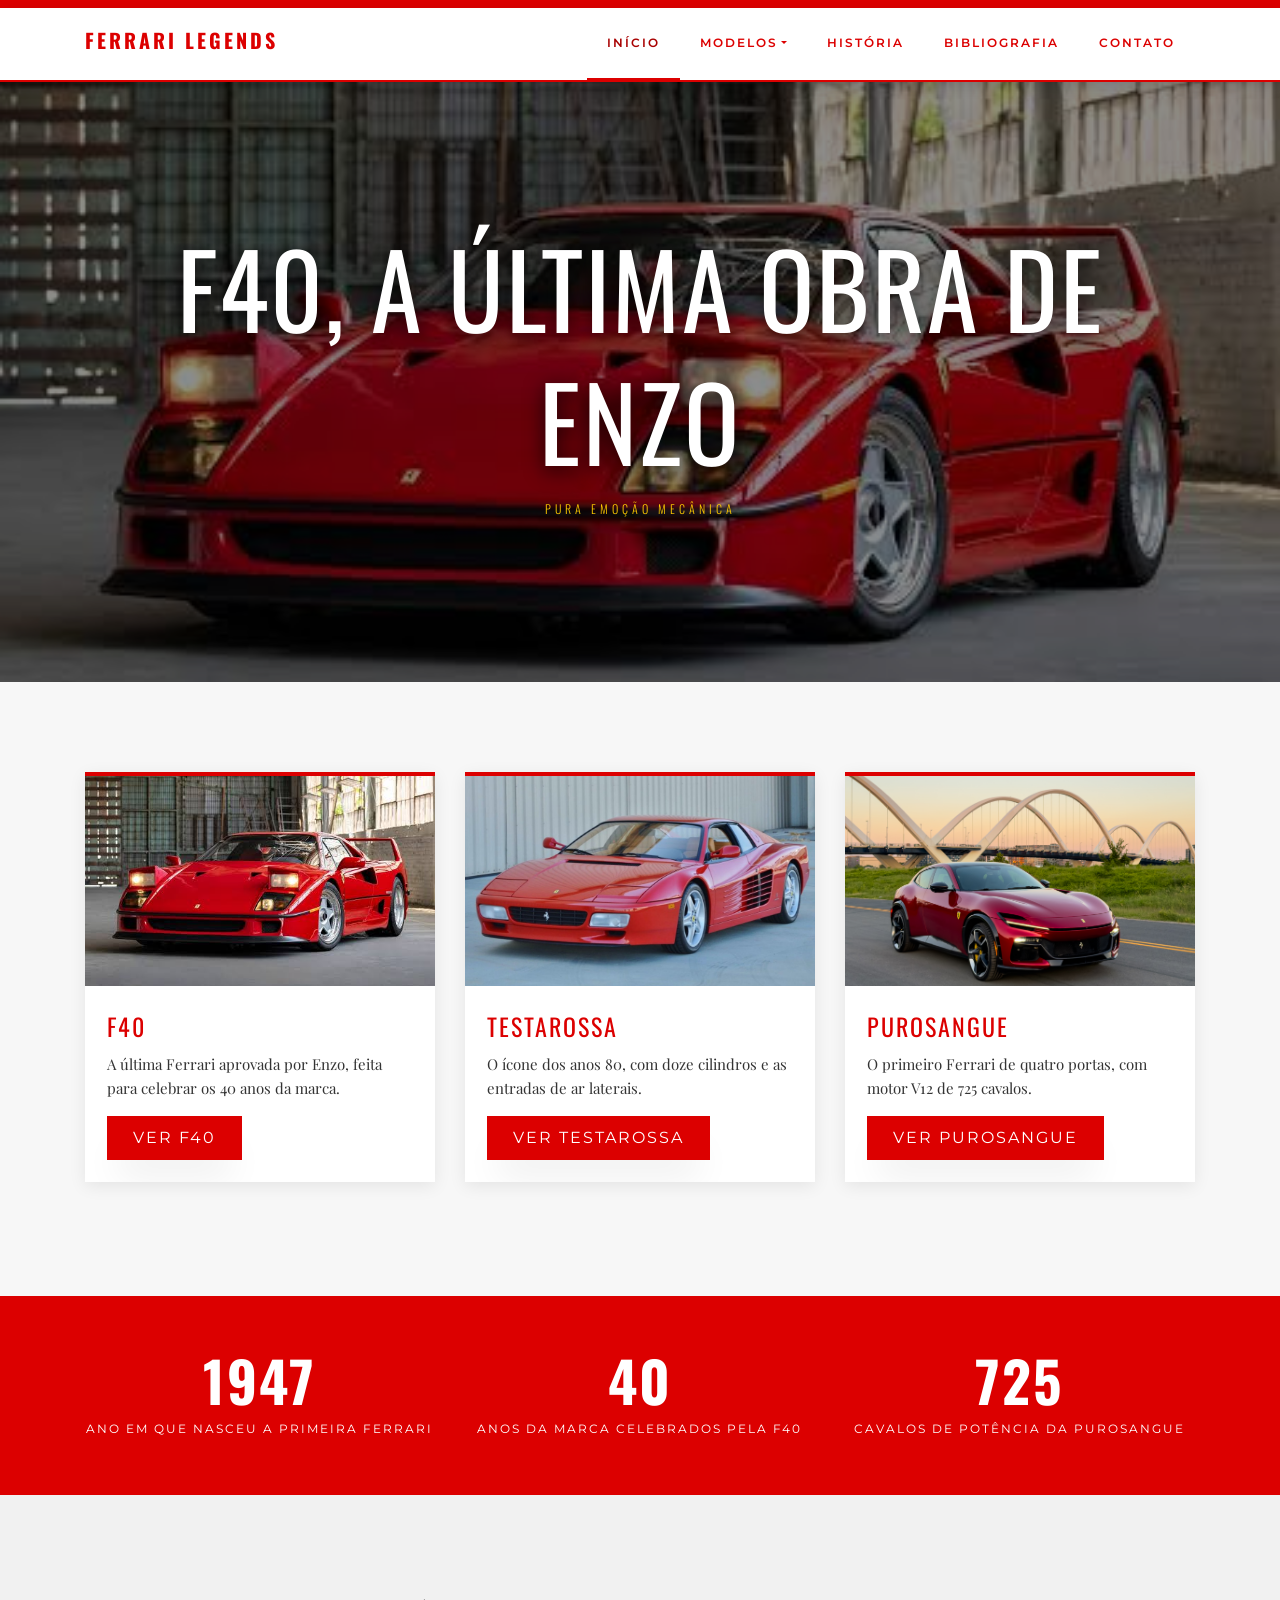
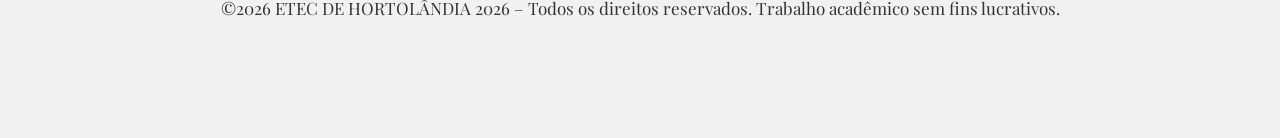
<file: index.html>
<!DOCTYPE html>
<html lang="pt-br">
  <head>
    <title>Ferrari Legends</title>
    <meta charset="utf-8">
    <link rel="icon" type="images/png" href="images/scuderia-ferrari.png">
    <meta name="viewport" content="width=device-width, initial-scale=1, shrink-to-fit=no">

    <link href="https://fonts.googleapis.com/css2?family=Oswald:wght@400;500;600;700&family=Montserrat:wght@300;400;500;600;700&family=Playfair+Display:ital,wght@0,400;0,700;1,400&display=swap" rel="stylesheet">

    <link rel="stylesheet" href="css/open-iconic-bootstrap.min.css">
    <link rel="stylesheet" href="css/animate.css">
    <link rel="stylesheet" href="css/owl.carousel.min.css">
    <link rel="stylesheet" href="css/owl.theme.default.min.css">
    <link rel="stylesheet" href="css/magnific-popup.css">
    <link rel="stylesheet" href="css/aos.css">
    <link rel="stylesheet" href="css/ionicons.min.css">
    <link rel="stylesheet" href="css/flaticon.css">
    <link rel="stylesheet" href="css/icomoon.css">
    <link rel="stylesheet" href="css/style_ferrari.css">
  </head>

  <body class="goto-here">

    <!-- FAIXA VERMELHA DO TOPO -->
    <div class="py-1 bg-primary"></div>

    <!-- MENU -->
    <nav class="navbar navbar-expand-lg navbar-dark ftco_navbar bg-dark ftco-navbar-light" id="ftco-navbar">
      <div class="container">
        <h5><a class="navbar-brand" href="index.html">Ferrari Legends</a></h5>
        <button class="navbar-toggler" type="button" data-toggle="collapse" data-target="#ftco-nav" aria-controls="ftco-nav" aria-expanded="false" aria-label="Toggle navigation">
          <span class="oi oi-menu">menu</span>
        </button>

        <div class="collapse navbar-collapse" id="ftco-nav">
          <ul class="navbar-nav ml-auto">
            <li class="nav-item active"><a href="index.html" class="nav-link">Início</a></li>
            <li class="nav-item dropdown">
              <a class="nav-link dropdown-toggle" href="#" id="dropdownModelos" data-toggle="dropdown" aria-haspopup="true" aria-expanded="false">Modelos</a>
              <div class="dropdown-menu" aria-labelledby="dropdownModelos">
                <a class="dropdown-item" href="f40.html">F40</a>
                <a class="dropdown-item" href="testarossa.html">Testarossa</a>
                <a class="dropdown-item" href="purosangue.html">Purosangue</a>
              </div>
            </li>
            <li class="nav-item"><a href="historia_ferrari.html" class="nav-link">História</a></li>
            <li class="nav-item"><a href="bibliografia.html" class="nav-link">bibliografia</a></li>
            <li class="nav-item"><a href="contact.html" class="nav-link">Contato</a></li>
          </ul>
        </div>
      </div>
    </nav>

    <!-- SLIDER COM OS TRES CARROS -->
    <section id="home-section" class="hero">
      <div class="home-slider owl-carousel">

        <div class="slider-item" style="background-image: url('images/f40.jpeg');">
          <div class="overlay"></div>
          <div class="container">
            <div class="row slider-text justify-content-center align-items-center">
              <div class="col-md-12 text-center">
                <h1 class="mb-2">F40, a última obra de Enzo</h1>
                <h2 class="subheading mb-4">Pura emoção mecânica</h2>
              </div>
            </div>
          </div>
        </div>

        <div class="slider-item" style="background-image: url('images/purosangue.jpg');">
          <div class="overlay"></div>
          <div class="container">
            <div class="row slider-text justify-content-center align-items-center">
              <div class="col-md-12 text-center">
                <h1 class="mb-2">Purosangue, a Ferrari sem limites</h1>
                <h2 class="subheading mb-4">Quatro portas, alma de pista</h2>
              </div>
            </div>
          </div>
        </div>

        <div class="slider-item" style="background-image: url('images/testarossa.jpeg');">
          <div class="overlay"></div>
          <div class="container">
            <div class="row slider-text justify-content-center align-items-center">
              <div class="col-md-12 text-center">
                <h1 class="mb-2">Testarossa, o ícone dos anos 80</h1>
                <h2 class="subheading mb-4">Doze cilindros e entradas de ar inesquecíveis</h2>
              </div>
            </div>
          </div>
        </div>

      </div>
    </section>

    <!-- TRES CARTOES DOS CARROS -->
    <section class="ftco-section bg-light">
      <div class="container">
        <div class="row">

          <div class="col-md-4 mb-4 d-flex">
            <div class="carro-card w-100">
              <img src="images/f40.jpeg" alt="Ferrari F40">
              <div class="corpo">
                <h4>F40</h4>
                <p>A última Ferrari aprovada por Enzo, feita para celebrar os 40 anos da marca.</p>
                <a href="f40.html" class="btn btn-primary py-2 px-4">Ver F40</a>
              </div>
            </div>
          </div>

          <div class="col-md-4 mb-4 d-flex">
            <div class="carro-card w-100">
              <img src="images/testarossa.jpeg" alt="Ferrari Testarossa">
              <div class="corpo">
                <h4>Testarossa</h4>
                <p>O ícone dos anos 80, com doze cilindros e as entradas de ar laterais.</p>
                <a href="testarossa.html" class="btn btn-primary py-2 px-4">Ver Testarossa</a>
              </div>
            </div>
          </div>

          <div class="col-md-4 mb-4 d-flex">
            <div class="carro-card w-100">
              <img src="images/purosangue.jpg" alt="Ferrari Purosangue">
              <div class="corpo">
                <h4>Purosangue</h4>
                <p>O primeiro Ferrari de quatro portas, com motor V12 de 725 cavalos.</p>
                <a href="purosangue.html" class="btn btn-primary py-2 px-4">Ver Purosangue</a>
              </div>
            </div>
          </div>

        </div>
      </div>
    </section>

    <!-- FAIXA DE NUMEROS -->
    <section class="faixa-numeros">
      <div class="container">
        <div class="row text-center">
          <div class="col-md-4 mb-4 mb-md-0">
            <div class="numero">1947</div>
            <div class="rotulo">Ano em que nasceu a primeira Ferrari</div>
          </div>
          <div class="col-md-4 mb-4 mb-md-0">
            <div class="numero">40</div>
            <div class="rotulo">Anos da marca celebrados pela F40</div>
          </div>
          <div class="col-md-4">
            <div class="numero">725</div>
            <div class="rotulo">Cavalos de potência da Purosangue</div>
          </div>
        </div>
      </div>
    </section>

    <!-- RODAPE -->
    <footer class="ftco-footer ftco-section">
      <div class="container">
        <div class="row">
          <div class="col-md-12 text-center">
            <p>
              &copy;<script>document.write(new Date().getFullYear());</script>
              ETEC DE HORTOLÂNDIA 2026 – Todos os direitos reservados.
              Trabalho acadêmico sem fins lucrativos.
            </p>
          </div>
        </div>
      </div>
    </footer>

    <!-- JAVASCRIPT DO SITE -->
    <script src="js/jquery.min.js"></script>
    <script src="js/jquery-migrate-3.0.1.min.js"></script>
    <script src="js/popper.min.js"></script>
    <script src="js/bootstrap.min.js"></script>
    <script src="js/jquery.easing.1.3.js"></script>
    <script src="js/jquery.waypoints.min.js"></script>
    <script>if (window.jQuery && !jQuery.fn.stellar) { jQuery.fn.stellar = function () { return this; }; }</script>
    <script src="js/owl.carousel.min.js"></script>
    <script src="js/jquery.magnific-popup.min.js"></script>
    <script src="js/aos.js"></script>
    <script src="js/jquery.animateNumber.min.js"></script>
    <script src="js/main.js"></script>

    <!-- INICIA O SLIDER POR CONTA PROPRIA (nao depende do main.js) -->
    <script>
      window.addEventListener('load', function () {
        // Garante que a tela de carregamento saia
        var loader = document.getElementById('ftco-loader');
        if (loader) { loader.classList.remove('show'); }

        // Inicia o carrossel
        if (window.jQuery && jQuery.fn.owlCarousel) {
          var slider = jQuery('.home-slider');
          if (!slider.hasClass('owl-loaded')) {
            slider.owlCarousel({
              loop: true,
              autoplay: true,
              autoplayTimeout: 5000,
              autoplayHoverPause: false,
              nav: false,
              dots: true,
              items: 1,
              animateOut: 'fadeOut',
              smartSpeed: 800
            });
          }
        }
      });
    </script>

  </body>
</html>
</file>
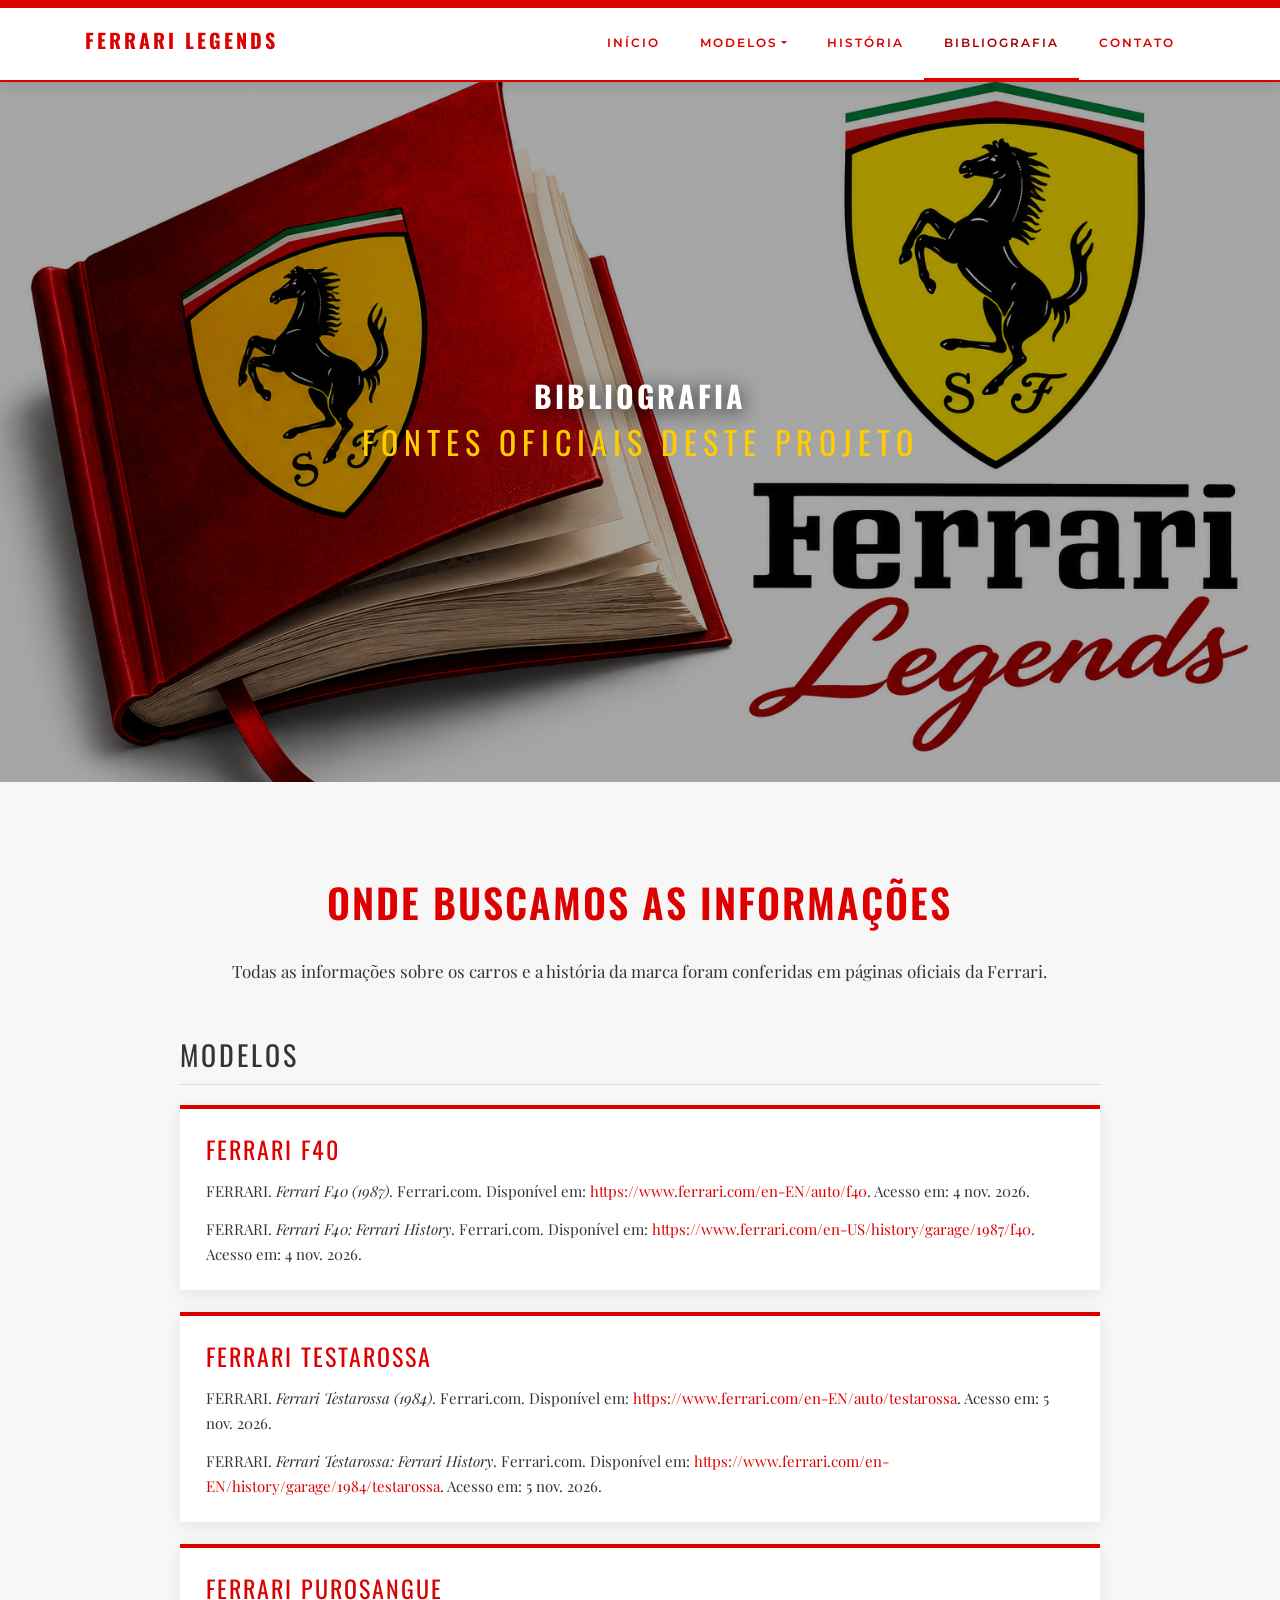
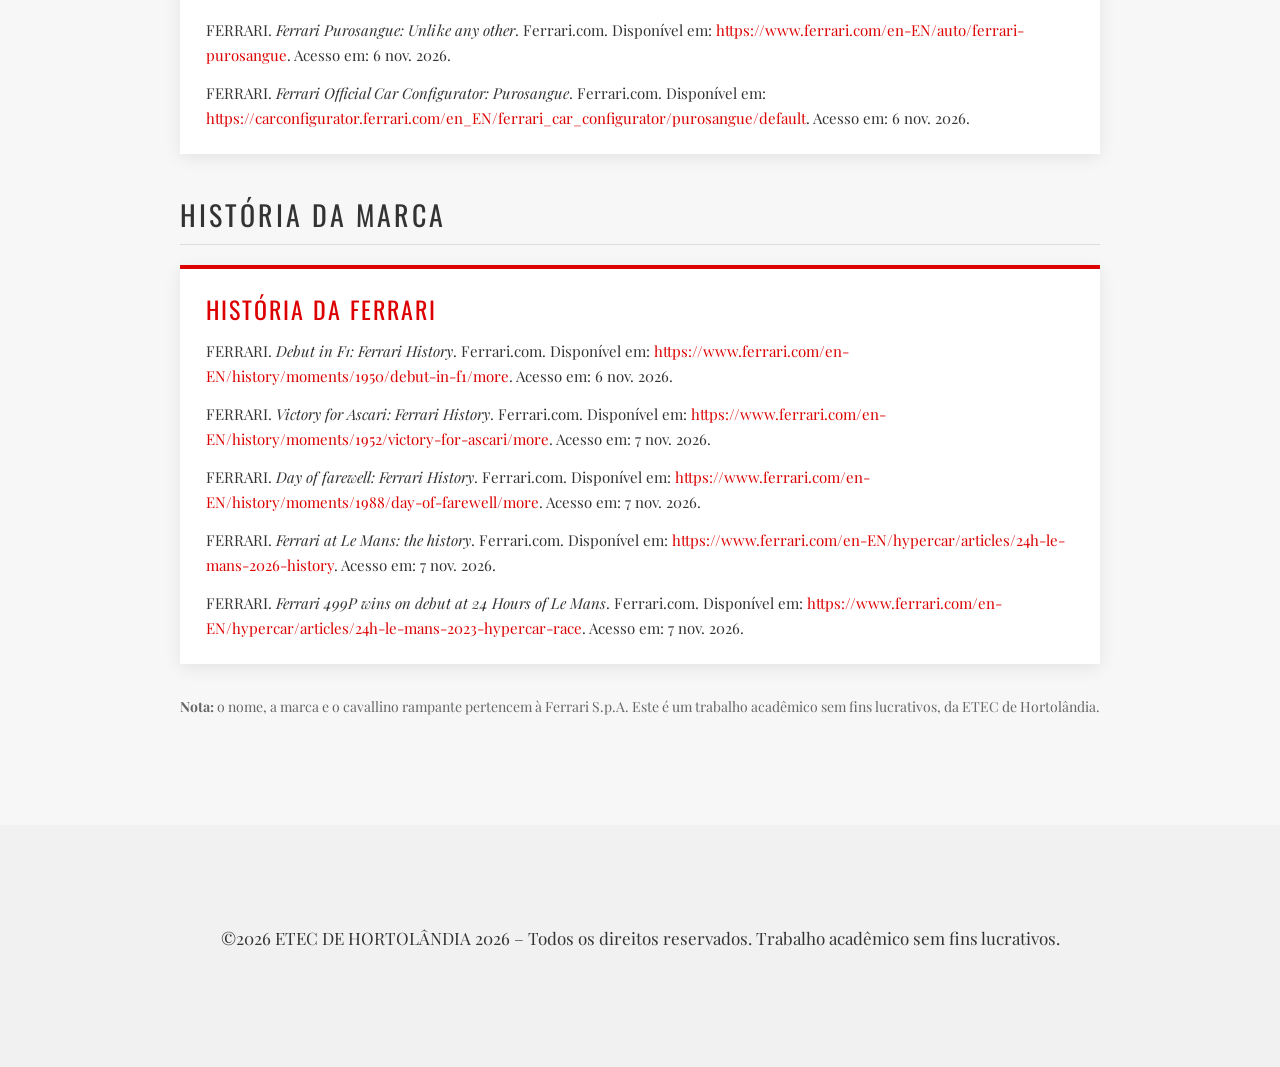
<file: bibliografia.html>
<!DOCTYPE html>
<html lang="pt-br">
  <head>
    <title>Bibliografia | Ferrari Legends</title>
    <meta charset="utf-8">
    <link rel="icon" type="images/png" href="images/scuderia-ferrari.png">
    <meta name="viewport" content="width=device-width, initial-scale=1, shrink-to-fit=no">

    <link href="https://fonts.googleapis.com/css2?family=Oswald:wght@400;500;600;700&family=Montserrat:wght@300;400;500;600;700&family=Playfair+Display:ital,wght@0,400;0,700;1,400&display=swap" rel="stylesheet">

    <link rel="stylesheet" href="css/open-iconic-bootstrap.min.css">
    <link rel="stylesheet" href="css/animate.css">
    <link rel="stylesheet" href="css/owl.carousel.min.css">
    <link rel="stylesheet" href="css/owl.theme.default.min.css">
    <link rel="stylesheet" href="css/magnific-popup.css">
    <link rel="stylesheet" href="css/aos.css">
    <link rel="stylesheet" href="css/ionicons.min.css">
    <link rel="stylesheet" href="css/flaticon.css">
    <link rel="stylesheet" href="css/icomoon.css">
    <link rel="stylesheet" href="css/style_ferrari.css">
  </head>

  <body>

    <!-- FAIXA VERMELHA DO TOPO -->
    <div class="py-1 bg-primary"></div>

    <!-- MENU -->
    <nav class="navbar navbar-expand-lg navbar-dark ftco_navbar bg-dark ftco-navbar-light" id="ftco-navbar">
      <div class="container">
        <h5><a class="navbar-brand" href="index.html">Ferrari Legends</a></h5>
        <button class="navbar-toggler" type="button" data-toggle="collapse" data-target="#ftco-nav" aria-controls="ftco-nav" aria-expanded="false" aria-label="Toggle navigation">
          <span class="oi oi-menu">menu</span>
        </button>

        <div class="collapse navbar-collapse" id="ftco-nav">
          <ul class="navbar-nav ml-auto">
            <li class="nav-item"><a href="index.html" class="nav-link">Início</a></li>
            <li class="nav-item dropdown">
              <a class="nav-link dropdown-toggle" href="#" id="dropdownModelos" data-toggle="dropdown" aria-haspopup="true" aria-expanded="false">Modelos</a>
              <div class="dropdown-menu" aria-labelledby="dropdownModelos">
                <a class="dropdown-item" href="f40.html">F40</a>
                <a class="dropdown-item" href="testarossa.html">Testarossa</a>
                <a class="dropdown-item" href="purosangue.html">Purosangue</a>
              </div>
            </li>
            <li class="nav-item"><a href="historia_ferrari.html" class="nav-link">História</a></li>
            <li class="nav-item active"><a href="bibliografia.html" class="nav-link">Bibliografia</a></li>
            <li class="nav-item"><a href="contact.html" class="nav-link">Contato</a></li>
          </ul>
        </div>
      </div>
    </nav>

    <!-- CABECALHO COM A FOTO -->
    <div class="hero-wrap hero-bread" style="background-image: url('images/Livro.png');">
      <div class="container">
        <div class="row no-gutters slider-text align-items-center justify-content-center">
          <div class="col-md-9 text-center">
            <h1 class="mb-0 bread">Bibliografia</h1>
            <h2 class="subheading mb-4">Fontes oficiais deste projeto</h2>
          </div>
        </div>
      </div>
    </div>

    <!-- FONTES -->
    <section class="ftco-section bg-light">
      <div class="container">
        <div class="row justify-content-center">
          <div class="col-md-10">

            <div class="heading-section text-center mb-5">
              <h2 class="mb-4">Onde buscamos as informações</h2>
              <p>
                Todas as informações sobre os carros e a história da marca foram conferidas
                em páginas oficiais da Ferrari.
              </p>
            </div>

            <h3 class="bib-grupo">Modelos</h3>

            <div class="bib-item">
              <h4>Ferrari F40</h4>
              <p>
                FERRARI. <em>Ferrari F40 (1987)</em>. Ferrari.com. Disponível em:
                <a href="https://www.ferrari.com/en-EN/auto/f40" target="_blank" rel="noopener">https://www.ferrari.com/en-EN/auto/f40</a>.
                Acesso em: 4 nov. 2026.
              </p>
              <p>
                FERRARI. <em>Ferrari F40: Ferrari History</em>. Ferrari.com. Disponível em:
                <a href="https://www.ferrari.com/en-US/history/garage/1987/f40" target="_blank" rel="noopener">https://www.ferrari.com/en-US/history/garage/1987/f40</a>.
                Acesso em: 4 nov. 2026.
              </p>
            </div>

            <div class="bib-item">
              <h4>Ferrari Testarossa</h4>
              <p>
                FERRARI. <em>Ferrari Testarossa (1984)</em>. Ferrari.com. Disponível em:
                <a href="https://www.ferrari.com/en-EN/auto/testarossa" target="_blank" rel="noopener">https://www.ferrari.com/en-EN/auto/testarossa</a>.
                Acesso em: 5 nov. 2026.
              </p>
              
              <p>
                FERRARI. <em>Ferrari Testarossa: Ferrari History</em>. Ferrari.com. Disponível em:
                <a href="https://www.ferrari.com/en-EN/history/garage/1984/testarossa" target="_blank" rel="noopener">https://www.ferrari.com/en-EN/history/garage/1984/testarossa</a>.
                Acesso em: 5 nov. 2026.
              </p>
            </div>

            <div class="bib-item">
              <h4>Ferrari Purosangue</h4>
              <p>
                FERRARI. <em>Ferrari Purosangue: Unlike any other</em>. Ferrari.com. Disponível em:
                <a href="https://www.ferrari.com/en-EN/auto/ferrari-purosangue" target="_blank" rel="noopener">https://www.ferrari.com/en-EN/auto/ferrari-purosangue</a>.
                Acesso em: 6 nov. 2026.
              </p>
              <p>
  FERRARI. <em>Ferrari Official Car Configurator: Purosangue</em>. Ferrari.com. Disponível em:
  <a href="https://carconfigurator.ferrari.com/en_EN/ferrari_car_configurator/purosangue/default" target="_blank" rel="noopener">https://carconfigurator.ferrari.com/en_EN/ferrari_car_configurator/purosangue/default</a>.
  Acesso em: 6 nov. 2026.
</p>
            </div>

            <h3 class="bib-grupo">História da marca</h3>

            <div class="bib-item">
              <h4>História da Ferrari</h4>
              <p>
  FERRARI. <em>Debut in F1: Ferrari History</em>. Ferrari.com. Disponível em:
  <a href="https://www.ferrari.com/en-EN/history/moments/1950/debut-in-f1/more" target="_blank" rel="noopener">https://www.ferrari.com/en-EN/history/moments/1950/debut-in-f1/more</a>.
  Acesso em: 6 nov. 2026.
</p>
<p>
  FERRARI. <em>Victory for Ascari: Ferrari History</em>. Ferrari.com. Disponível em:
  <a href="https://www.ferrari.com/en-EN/history/moments/1952/victory-for-ascari/more" target="_blank" rel="noopener">https://www.ferrari.com/en-EN/history/moments/1952/victory-for-ascari/more</a>.
  Acesso em: 7 nov. 2026.
</p>
<p>
  FERRARI. <em>Day of farewell: Ferrari History</em>. Ferrari.com. Disponível em:
  <a href="https://www.ferrari.com/en-EN/history/moments/1988/day-of-farewell/more" target="_blank" rel="noopener">https://www.ferrari.com/en-EN/history/moments/1988/day-of-farewell/more</a>.
  Acesso em: 7 nov. 2026.
</p>
<p>
  FERRARI. <em>Ferrari at Le Mans: the history</em>. Ferrari.com. Disponível em:
  <a href="https://www.ferrari.com/en-EN/hypercar/articles/24h-le-mans-2026-history" target="_blank" rel="noopener">https://www.ferrari.com/en-EN/hypercar/articles/24h-le-mans-2026-history</a>.
  Acesso em: 7 nov. 2026.
</p>
<p>
  FERRARI. <em>Ferrari 499P wins on debut at 24 Hours of Le Mans</em>. Ferrari.com. Disponível em:
  <a href="https://www.ferrari.com/en-EN/hypercar/articles/24h-le-mans-2023-hypercar-race" target="_blank" rel="noopener">https://www.ferrari.com/en-EN/hypercar/articles/24h-le-mans-2023-hypercar-race</a>.
  Acesso em: 7 nov. 2026.
</p>
            </div>

            <div class="aviso-bib">
              <p>
                <strong>Nota:</strong> o nome, a marca e o cavallino rampante pertencem à Ferrari S.p.A.
                Este é um trabalho acadêmico sem fins lucrativos, da ETEC de Hortolândia.
              </p>
            </div>

          </div>
        </div>
      </div>
    </section>

    <!-- RODAPE -->
    <footer class="ftco-footer ftco-section">
      <div class="container">
        <div class="row">
          <div class="col-md-12 text-center">
            <p>
              &copy;<script>document.write(new Date().getFullYear());</script>
              ETEC DE HORTOLÂNDIA 2026 – Todos os direitos reservados.
              Trabalho acadêmico sem fins lucrativos.
            </p>
          </div>
        </div>
      </div>
    </footer>

    <!-- JAVASCRIPT DO SITE -->
    <script src="js/jquery.min.js"></script>
    <script src="js/jquery-migrate-3.0.1.min.js"></script>
    <script src="js/popper.min.js"></script>
    <script src="js/bootstrap.min.js"></script>
    <script src="js/jquery.easing.1.3.js"></script>
    <script src="js/jquery.waypoints.min.js"></script>
    <script>if (window.jQuery && !jQuery.fn.stellar) { jQuery.fn.stellar = function () { return this; }; }</script>
    <script src="js/owl.carousel.min.js"></script>
    <script src="js/jquery.magnific-popup.min.js"></script>
    <script src="js/aos.js"></script>
    <script src="js/jquery.animateNumber.min.js"></script>
    <script src="js/main.js"></script>

  </body>
</html>
</file>
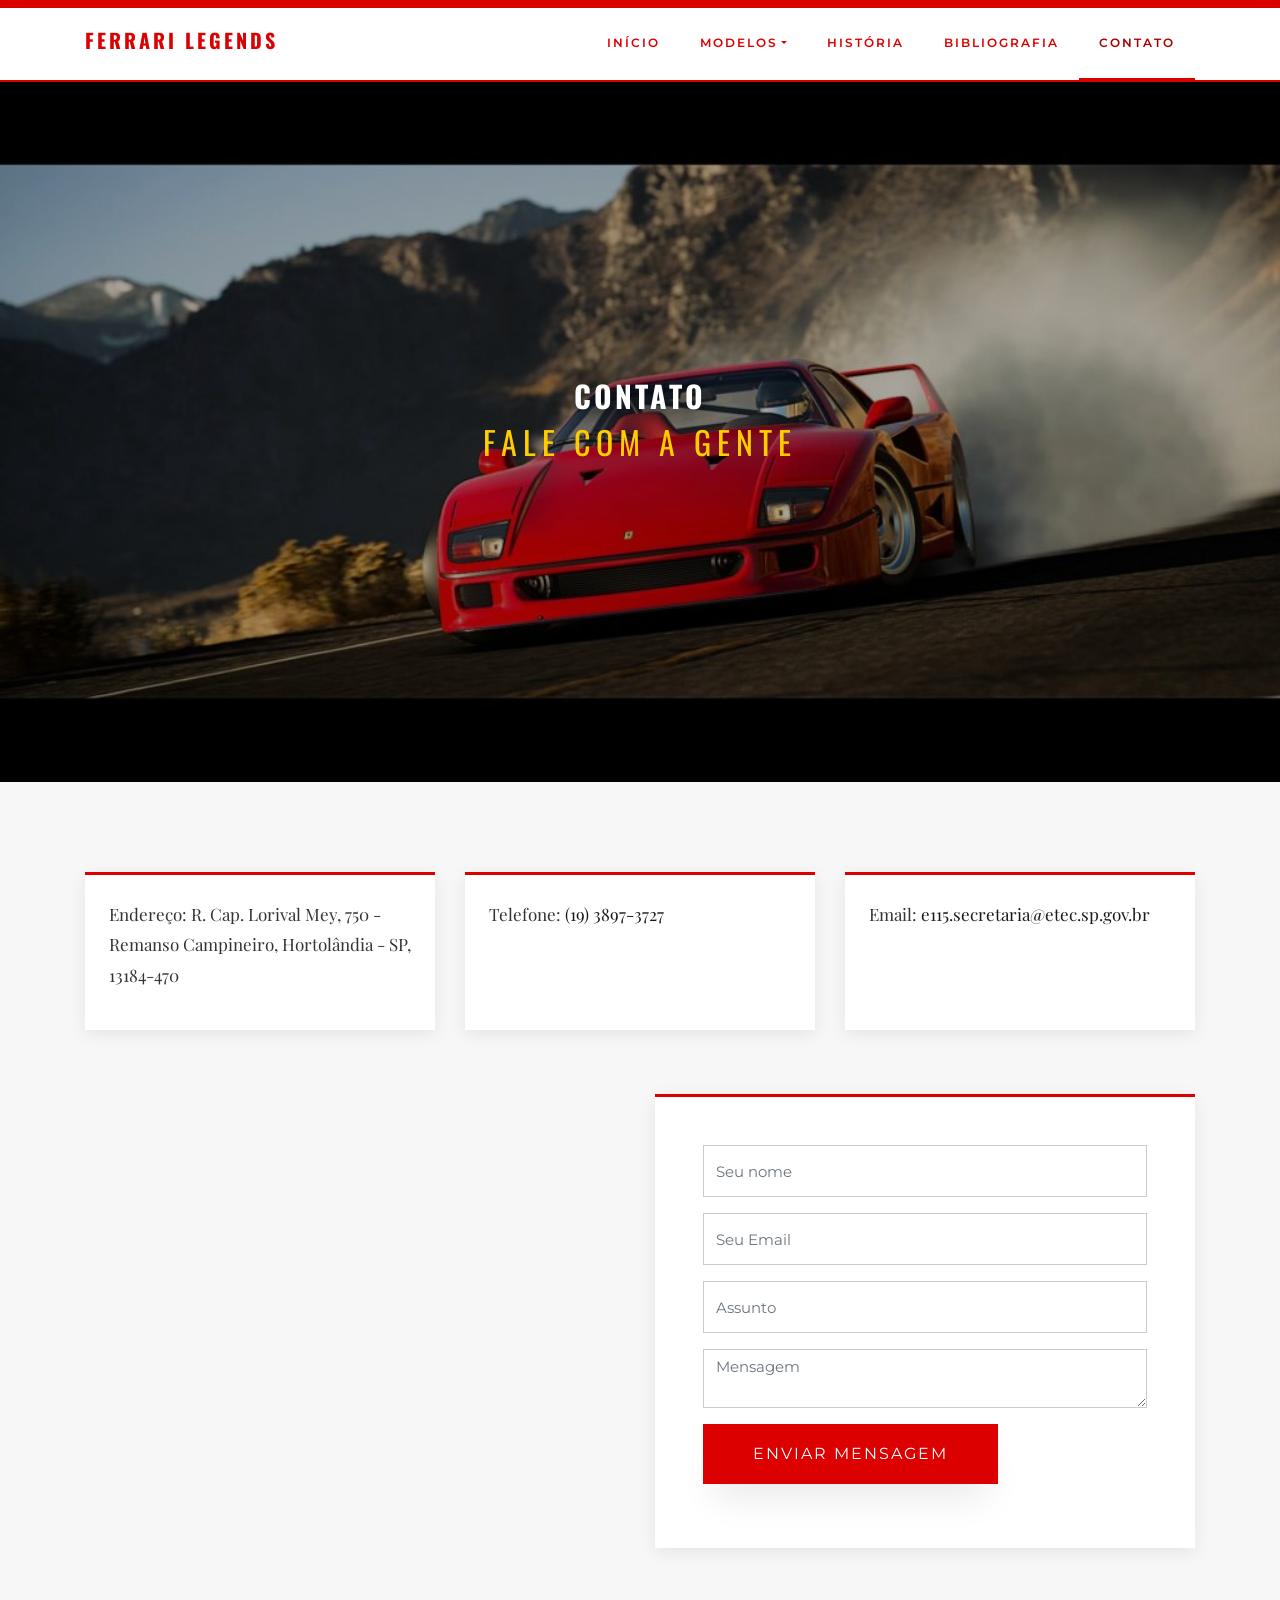
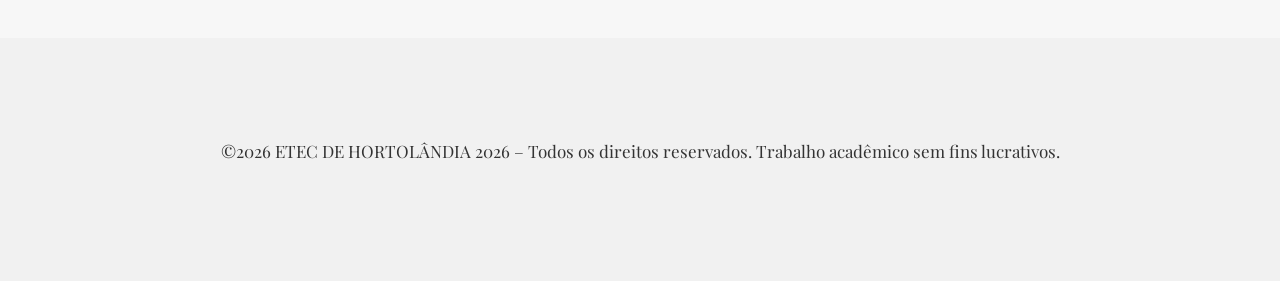
<file: contact.html>
<!DOCTYPE html>
<html lang="pt-br">
  <head>
    <title>Contato | Ferrari Legends</title>
    <meta charset="utf-8">
    <link rel="icon" type="images/png" href="images/scuderia-ferrari.png">
    <meta name="viewport" content="width=device-width, initial-scale=1, shrink-to-fit=no">

    <link href="https://fonts.googleapis.com/css2?family=Oswald:wght@400;500;600;700&family=Montserrat:wght@300;400;500;600;700&family=Playfair+Display:ital,wght@0,400;0,700;1,400&display=swap" rel="stylesheet">

    <link rel="stylesheet" href="css/open-iconic-bootstrap.min.css">
    <link rel="stylesheet" href="css/animate.css">
    <link rel="stylesheet" href="css/owl.carousel.min.css">
    <link rel="stylesheet" href="css/owl.theme.default.min.css">
    <link rel="stylesheet" href="css/magnific-popup.css">
    <link rel="stylesheet" href="css/aos.css">
    <link rel="stylesheet" href="css/ionicons.min.css">
    <link rel="stylesheet" href="css/flaticon.css">
    <link rel="stylesheet" href="css/icomoon.css">
    <link rel="stylesheet" href="css/style_ferrari.css">
  </head>

  <body>

    <!-- FAIXA VERMELHA DO TOPO -->
    <div class="py-1 bg-primary"></div>

    <!-- MENU -->
    <nav class="navbar navbar-expand-lg navbar-dark ftco_navbar bg-dark ftco-navbar-light" id="ftco-navbar">
      <div class="container">
        <h5><a class="navbar-brand" href="index.html">Ferrari Legends</a></h5>
        <button class="navbar-toggler" type="button" data-toggle="collapse" data-target="#ftco-nav" aria-controls="ftco-nav" aria-expanded="false" aria-label="Toggle navigation">
          <span class="oi oi-menu">menu</span>
        </button>

        <div class="collapse navbar-collapse" id="ftco-nav">
          <ul class="navbar-nav ml-auto">
            <li class="nav-item"><a href="index.html" class="nav-link">Início</a></li>
            <li class="nav-item dropdown">
              <a class="nav-link dropdown-toggle" href="#" id="dropdownModelos" data-toggle="dropdown" aria-haspopup="true" aria-expanded="false">Modelos</a>
              <div class="dropdown-menu" aria-labelledby="dropdownModelos">
                <a class="dropdown-item" href="f40.html">F40</a>
                <a class="dropdown-item" href="testarossa.html">Testarossa</a>
                <a class="dropdown-item" href="purosangue.html">Purosangue</a>
              </div>
            </li>
            <li class="nav-item"><a href="historia_ferrari.html" class="nav-link">História</a></li>
            <li class="nav-item"><a href="bibliografia.html" class="nav-link">Bibliografia</a></li>
            <li class="nav-item active"><a href="contact.html" class="nav-link">Contato</a></li>
          </ul>
        </div>
      </div>
    </nav>

    <!-- CABECALHO COM A FOTO -->
    <div class="hero-wrap hero-bread" style="background-image: url('images/f40-1.jpg');">
      <div class="container">
        <div class="row no-gutters slider-text align-items-center justify-content-center">
          <div class="col-md-9 text-center">
            <h1 class="mb-0 bread">Contato</h1>
            <h2 class="subheading mb-4">Fale com a gente</h2>
          </div>
        </div>
      </div>
    </div>

    <!-- DADOS DE CONTATO E FORMULARIO -->
    <section class="ftco-section contact-section bg-light">
      <div class="container">

        <div class="row d-flex mb-5 contact-info">
          <div class="col-md-4 d-flex mb-3">
            <div class="info bg-white p-4 w-100">
              <p><span>Endereço:</span> R. Cap. Lorival Mey, 750 - Remanso Campineiro, Hortolândia - SP, 13184-470</p>
            </div>
          </div>
          <div class="col-md-4 d-flex mb-3">
            <div class="info bg-white p-4 w-100">
              <p><span>Telefone:</span> <a href="tel:+551938973727">(19) 3897-3727</a></p>
            </div>
          </div>
          <div class="col-md-4 d-flex mb-3">
            <div class="info bg-white p-4 w-100">
              <p><span>Email:</span> <a href="mailto:e115.secretaria@etec.sp.gov.br">e115.secretaria@etec.sp.gov.br</a></p>
            </div>
          </div>
        </div>

        <div class="row block-9">

          <!-- FORMULARIO (ids usados pelo js/contato.js) -->
          <div class="col-md-6 order-md-last d-flex">
            <form action="#" class="bg-white p-5 contact-form w-100" id="formContato">

              <div class="form-group">
                <input type="text" class="form-control" id="nome" placeholder="Seu nome">
              </div>

              <div class="form-group">
                <input type="text" class="form-control" id="email" placeholder="Seu Email">
              </div>

              <div class="form-group">
                <input type="text" class="form-control" id="assunto" placeholder="Assunto">
              </div>

              <div class="form-group">
                <textarea class="form-control" id="mensagem" placeholder="Mensagem"></textarea>
              </div>

              <div class="form-group">
                <input type="submit" value="Enviar mensagem" class="btn btn-primary py-3 px-5">
              </div>

            </form>
          </div>

          <!-- MAPA DA ETEC -->
          <div class="col-md-6 d-flex">
            <iframe
              src="https://www.google.com/maps?q=-22.872222,-47.210556&z=17&output=embed"
              width="100%"
              height="450"
              style="border:0;"
              allowfullscreen=""
              loading="lazy">
            </iframe>
          </div>

        </div>
      </div>
    </section>

    <!-- RODAPE -->
    <footer class="ftco-footer ftco-section">
      <div class="container">
        <div class="row">
          <div class="col-md-12 text-center">
            <p>
              &copy;<script>document.write(new Date().getFullYear());</script>
              ETEC DE HORTOLÂNDIA 2026 – Todos os direitos reservados.
              Trabalho acadêmico sem fins lucrativos.
            </p>
          </div>
        </div>
      </div>
    </footer>

    <!-- JAVASCRIPT DO SITE -->
    <script src="js/jquery.min.js"></script>
    <script src="js/jquery-migrate-3.0.1.min.js"></script>
    <script src="js/popper.min.js"></script>
    <script src="js/bootstrap.min.js"></script>
    <script src="js/jquery.easing.1.3.js"></script>
    <script src="js/jquery.waypoints.min.js"></script>
    <script>if (window.jQuery && !jQuery.fn.stellar) { jQuery.fn.stellar = function () { return this; }; }</script>
    <script src="js/owl.carousel.min.js"></script>
    <script src="js/jquery.magnific-popup.min.js"></script>
    <script src="js/aos.js"></script>
    <script src="js/jquery.animateNumber.min.js"></script>
    <script src="js/main.js"></script>

    <!-- SEU JAVASCRIPT DE VALIDACAO (nao mexer) -->
    <script src="js/contato.js"></script>

  </body>
</html>
</file>
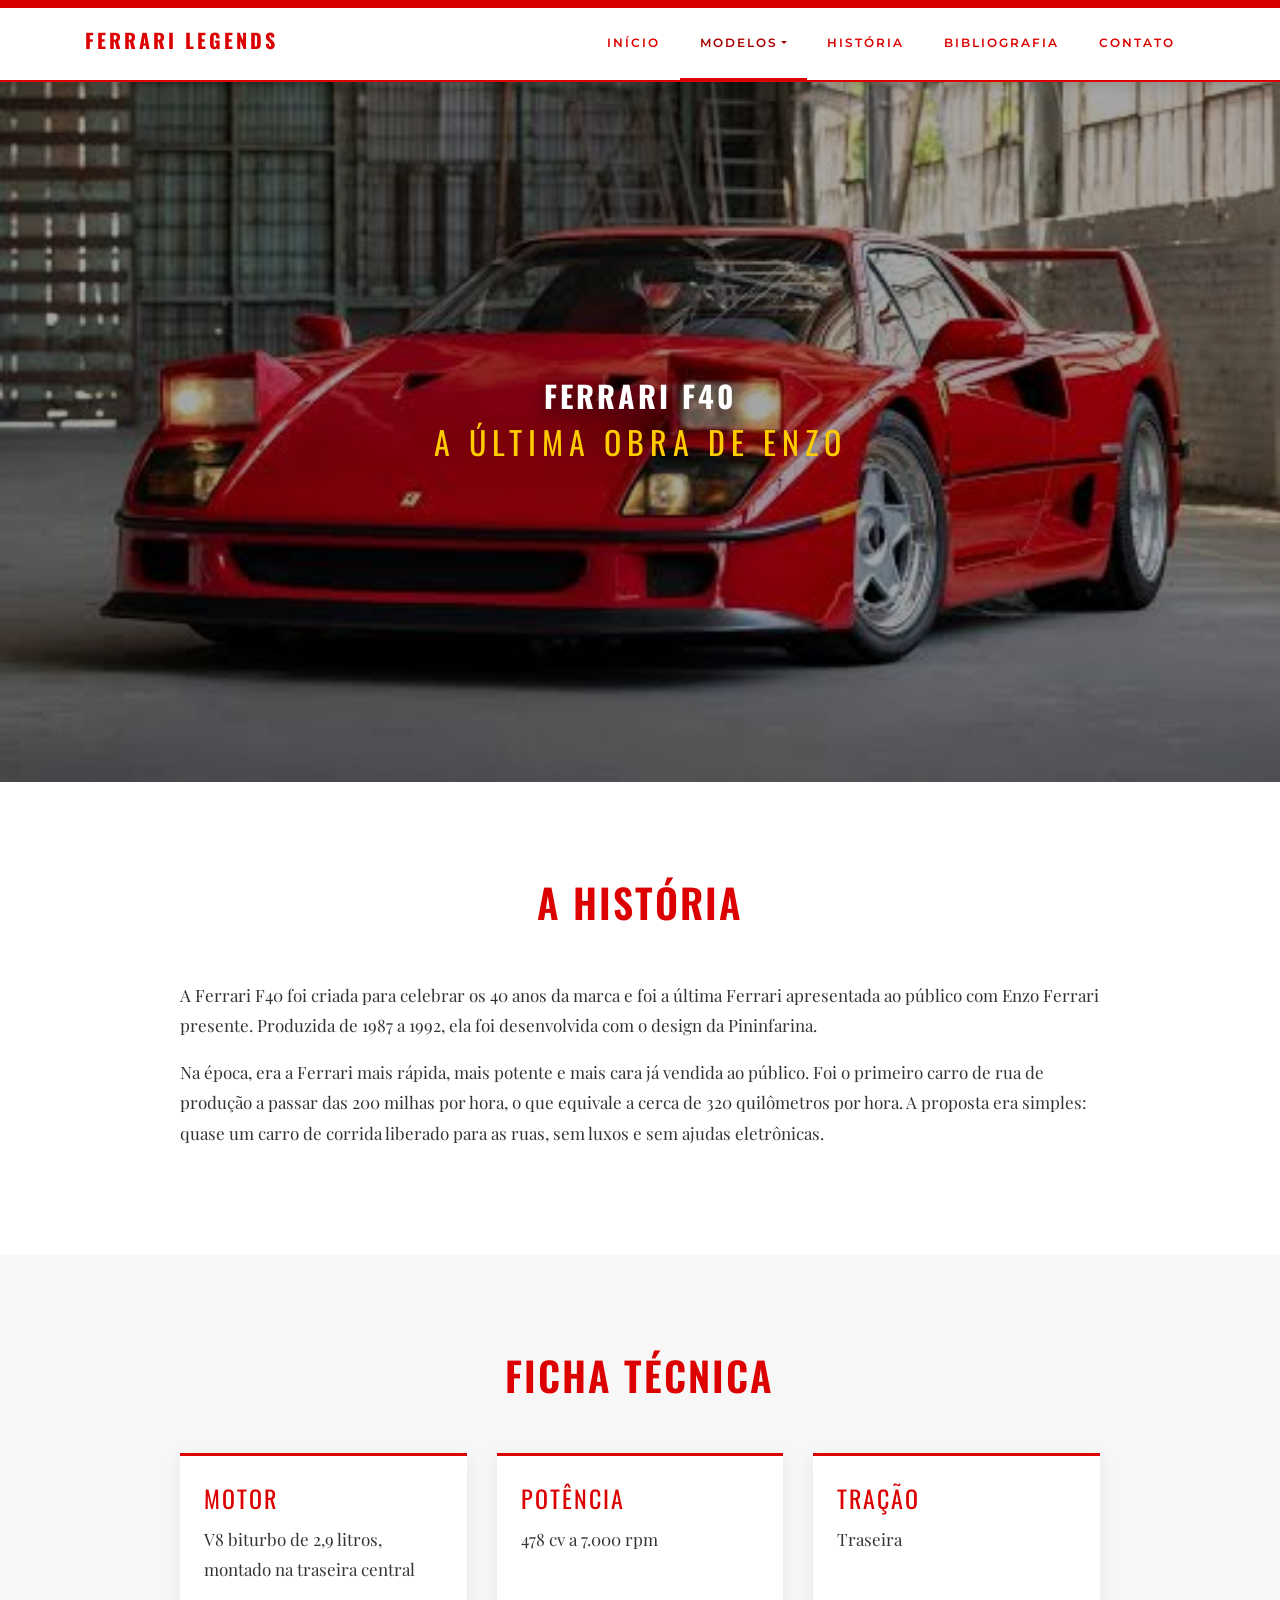
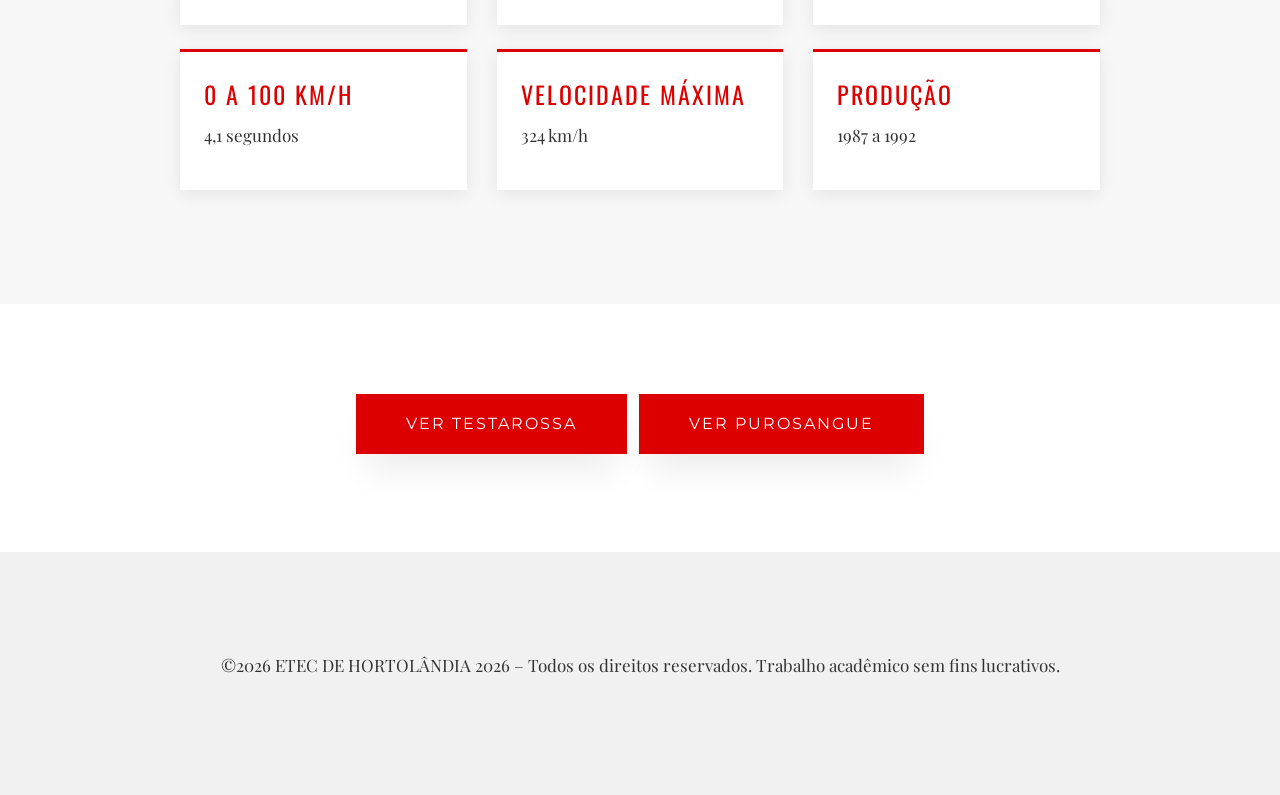
<file: f40.html>
<!DOCTYPE html>
<html lang="pt-br">
  <head>
    <title>Ferrari F40 | Ferrari Legends</title>
    <meta charset="utf-8">
    <link rel="icon" type="images/png" href="images/scuderia-ferrari.png">
    <meta name="viewport" content="width=device-width, initial-scale=1, shrink-to-fit=no">

    <link href="https://fonts.googleapis.com/css2?family=Oswald:wght@400;500;600;700&family=Montserrat:wght@300;400;500;600;700&family=Playfair+Display:ital,wght@0,400;0,700;1,400&display=swap" rel="stylesheet">

    <link rel="stylesheet" href="css/open-iconic-bootstrap.min.css">
    <link rel="stylesheet" href="css/animate.css">
    <link rel="stylesheet" href="css/owl.carousel.min.css">
    <link rel="stylesheet" href="css/owl.theme.default.min.css">
    <link rel="stylesheet" href="css/magnific-popup.css">
    <link rel="stylesheet" href="css/aos.css">
    <link rel="stylesheet" href="css/ionicons.min.css">
    <link rel="stylesheet" href="css/flaticon.css">
    <link rel="stylesheet" href="css/icomoon.css">
    <link rel="stylesheet" href="css/style_ferrari.css">
  </head>

  <body>

    <!-- FAIXA VERMELHA DO TOPO -->
    <div class="py-1 bg-primary"></div>

    <!-- MENU -->
    <nav class="navbar navbar-expand-lg navbar-dark ftco_navbar bg-dark ftco-navbar-light" id="ftco-navbar">
      <div class="container">
        <h5><a class="navbar-brand" href="index.html">Ferrari Legends</a></h5>
        <button class="navbar-toggler" type="button" data-toggle="collapse" data-target="#ftco-nav" aria-controls="ftco-nav" aria-expanded="false" aria-label="Toggle navigation">
          <span class="oi oi-menu">menu</span>
        </button>

        <div class="collapse navbar-collapse" id="ftco-nav">
          <ul class="navbar-nav ml-auto">
            <li class="nav-item"><a href="index.html" class="nav-link">Início</a></li>
            <li class="nav-item dropdown active">
              <a class="nav-link dropdown-toggle" href="#" id="dropdownModelos" data-toggle="dropdown" aria-haspopup="true" aria-expanded="false">Modelos</a>
              <div class="dropdown-menu" aria-labelledby="dropdownModelos">
                <a class="dropdown-item" href="f40.html">F40</a>
                <a class="dropdown-item" href="testarossa.html">Testarossa</a>
                <a class="dropdown-item" href="purosangue.html">Purosangue</a>
              </div>
            </li>
            <li class="nav-item"><a href="historia_ferrari.html" class="nav-link">História</a></li>
            <li class="nav-item"><a href="bibliografia.html" class="nav-link">Bibliografia</a></li>
            <li class="nav-item"><a href="contact.html" class="nav-link">Contato</a></li>
          </ul>
        </div>
      </div>
    </nav>

    <!-- CABECALHO COM A FOTO -->
    <div class="hero-wrap hero-bread" style="background-image: url('images/f40.jpeg');">
      <div class="container">
        <div class="row no-gutters slider-text align-items-center justify-content-center">
          <div class="col-md-9 text-center">
            <h1 class="mb-0 bread">Ferrari F40</h1>
            <h2 class="subheading mb-4">A última obra de Enzo</h2>
          </div>
        </div>
      </div>
    </div>

    <!-- HISTORIA -->
    <section class="ftco-section">
      <div class="container">
        <div class="row justify-content-center">
          <div class="col-md-10">
            <div class="heading-section text-center mb-5">
              <h2 class="mb-4">A história</h2>
            </div>
            <p>
              A Ferrari F40 foi criada para celebrar os 40 anos da marca e foi a última Ferrari
              apresentada ao público com Enzo Ferrari presente. Produzida de 1987 a 1992, ela foi
              desenvolvida com o design da Pininfarina.
            </p>
            <p>
              Na época, era a Ferrari mais rápida, mais potente e mais cara já vendida ao público.
              Foi o primeiro carro de rua de produção a passar das 200 milhas por hora, o que
              equivale a cerca de 320 quilômetros por hora. A proposta era simples: quase um carro
              de corrida liberado para as ruas, sem luxos e sem ajudas eletrônicas.
            </p>
          </div>
        </div>
      </div>
    </section>

    <!-- FICHA TECNICA -->
    <section class="ftco-section bg-light">
      <div class="container">
        <div class="row justify-content-center">
          <div class="col-md-10">
            <div class="heading-section text-center mb-5">
              <h2 class="mb-4">Ficha técnica</h2>
            </div>

            <div class="row">
              <div class="col-md-4 mb-4 d-flex">
                <div class="info bg-white p-4 w-100">
                  <h4>Motor</h4>
                  <p>V8 biturbo de 2,9 litros, montado na traseira central</p>
                </div>
              </div>
              <div class="col-md-4 mb-4 d-flex">
                <div class="info bg-white p-4 w-100">
                  <h4>Potência</h4>
                  <p>478 cv a 7.000 rpm</p>
                </div>
              </div>
              <div class="col-md-4 mb-4 d-flex">
                <div class="info bg-white p-4 w-100">
                  <h4>Tração</h4>
                  <p>Traseira</p>
                </div>
              </div>
              <div class="col-md-4 mb-4 d-flex">
                <div class="info bg-white p-4 w-100">
                  <h4>0 a 100 km/h</h4>
                  <p>4,1 segundos</p>
                </div>
              </div>
              <div class="col-md-4 mb-4 d-flex">
                <div class="info bg-white p-4 w-100">
                  <h4>Velocidade máxima</h4>
                  <p>324 km/h</p>
                </div>
              </div>
              <div class="col-md-4 mb-4 d-flex">
                <div class="info bg-white p-4 w-100">
                  <h4>Produção</h4>
                  <p>1987 a 1992</p>
                </div>
              </div>
            </div>
          </div>
        </div>
      </div>
    </section>

    <!-- NAVEGACAO ENTRE MODELOS -->
    <section class="ftco-section">
      <div class="container text-center">
        <a href="testarossa.html" class="btn btn-primary py-3 px-5 mr-2 mb-2">Ver Testarossa</a>
        <a href="purosangue.html" class="btn btn-primary py-3 px-5 mb-2">Ver Purosangue</a>
      </div>
    </section>

    <!-- RODAPE -->
    <footer class="ftco-footer ftco-section">
      <div class="container">
        <div class="row">
          <div class="col-md-12 text-center">
            <p>
              &copy;<script>document.write(new Date().getFullYear());</script>
              ETEC DE HORTOLÂNDIA 2026 – Todos os direitos reservados.
              Trabalho acadêmico sem fins lucrativos.
            </p>
          </div>
        </div>
      </div>
    </footer>

    <!-- JAVASCRIPT DO SITE -->
    <script src="js/jquery.min.js"></script>
    <script src="js/jquery-migrate-3.0.1.min.js"></script>
    <script src="js/popper.min.js"></script>
    <script src="js/bootstrap.min.js"></script>
    <script src="js/jquery.easing.1.3.js"></script>
    <script src="js/jquery.waypoints.min.js"></script>
    <script>if (window.jQuery && !jQuery.fn.stellar) { jQuery.fn.stellar = function () { return this; }; }</script>
    <script src="js/owl.carousel.min.js"></script>
    <script src="js/jquery.magnific-popup.min.js"></script>
    <script src="js/aos.js"></script>
    <script src="js/jquery.animateNumber.min.js"></script>
    <script src="js/main.js"></script>

  </body>
</html>
</file>
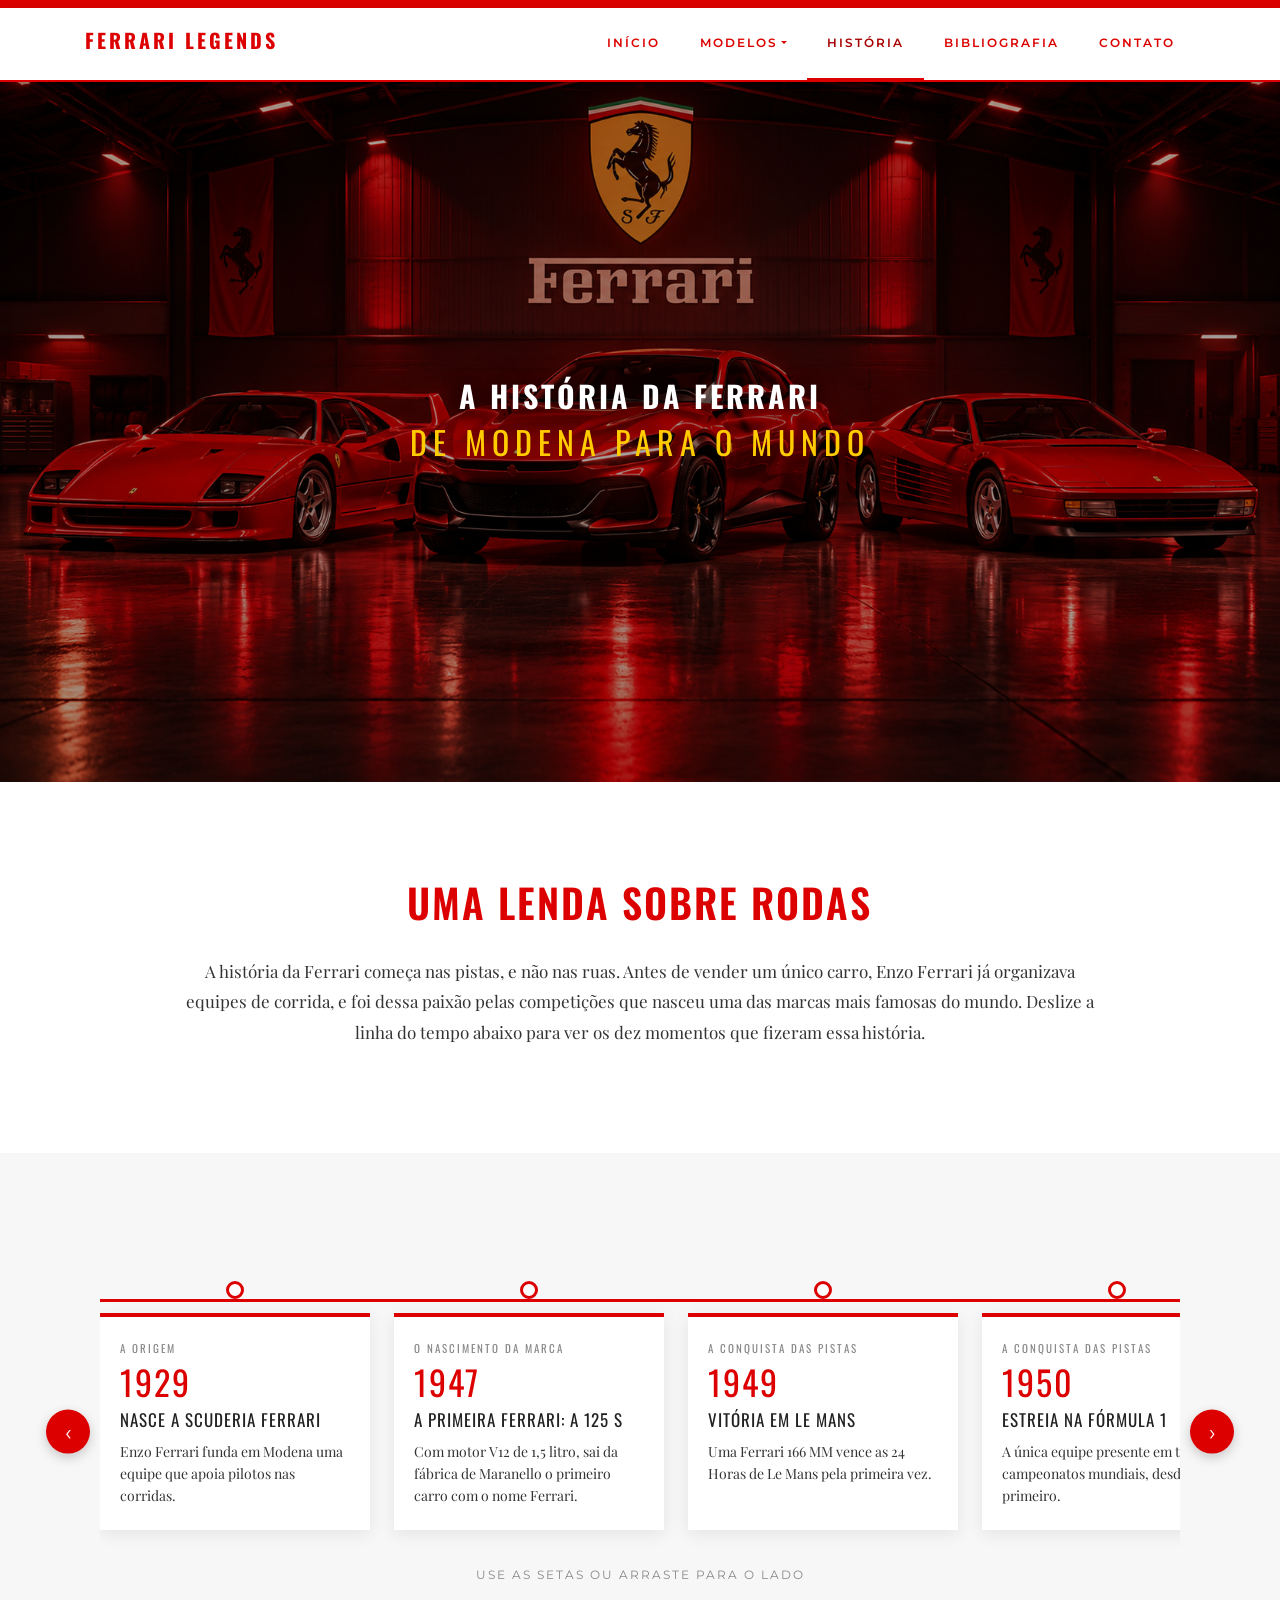
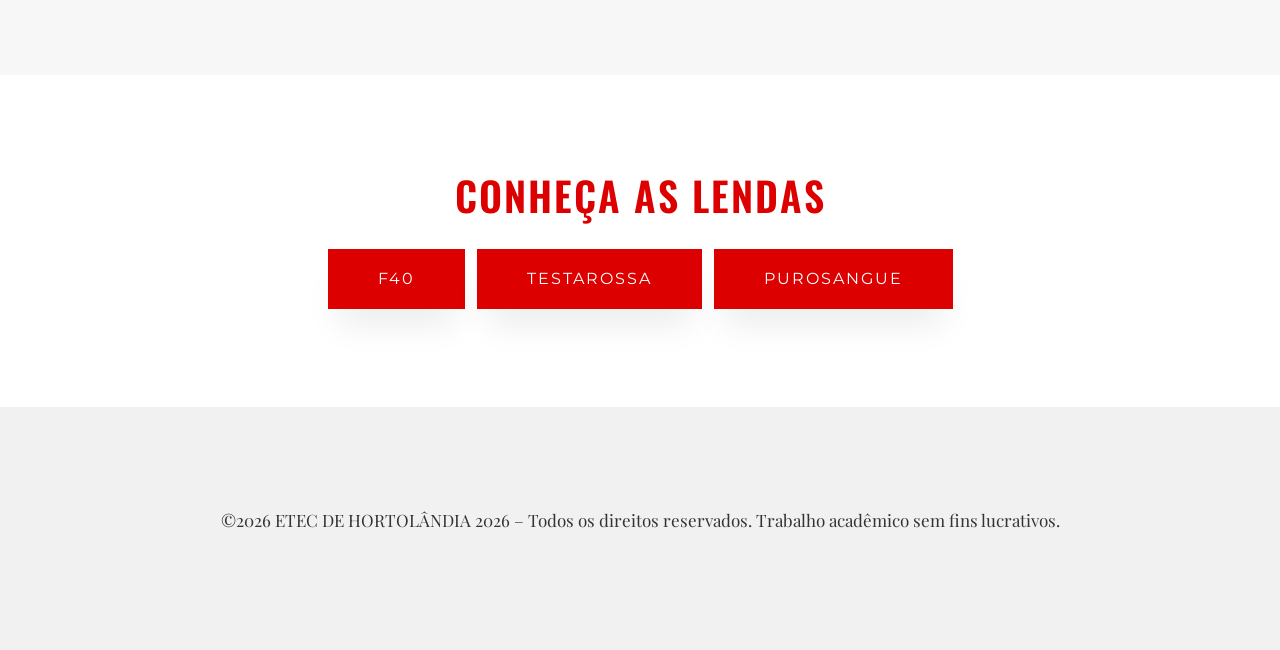
<file: historia_ferrari.html>
<!DOCTYPE html>
<html lang="pt-br">
  <head>
    <title>História da Ferrari | Ferrari Legends</title>
    <meta charset="utf-8">
    <link rel="icon" type="images/png" href="images/scuderia-ferrari.png">
    <meta name="viewport" content="width=device-width, initial-scale=1, shrink-to-fit=no">

    <link href="https://fonts.googleapis.com/css2?family=Oswald:wght@400;500;600;700&family=Montserrat:wght@300;400;500;600;700&family=Playfair+Display:ital,wght@0,400;0,700;1,400&display=swap" rel="stylesheet">

    <link rel="stylesheet" href="css/open-iconic-bootstrap.min.css">
    <link rel="stylesheet" href="css/animate.css">
    <link rel="stylesheet" href="css/owl.carousel.min.css">
    <link rel="stylesheet" href="css/owl.theme.default.min.css">
    <link rel="stylesheet" href="css/magnific-popup.css">
    <link rel="stylesheet" href="css/aos.css">
    <link rel="stylesheet" href="css/ionicons.min.css">
    <link rel="stylesheet" href="css/flaticon.css">
    <link rel="stylesheet" href="css/icomoon.css">
    <link rel="stylesheet" href="css/style_ferrari.css">
  </head>

  <body>

    <!-- FAIXA VERMELHA DO TOPO -->
    <div class="py-1 bg-primary"></div>

    <!-- MENU -->
    <nav class="navbar navbar-expand-lg navbar-dark ftco_navbar bg-dark ftco-navbar-light" id="ftco-navbar">
      <div class="container">
        <h5><a class="navbar-brand" href="index.html">Ferrari Legends</a></h5>
        <button class="navbar-toggler" type="button" data-toggle="collapse" data-target="#ftco-nav" aria-controls="ftco-nav" aria-expanded="false" aria-label="Toggle navigation">
          <span class="oi oi-menu">menu</span>
        </button>

        <div class="collapse navbar-collapse" id="ftco-nav">
          <ul class="navbar-nav ml-auto">
            <li class="nav-item"><a href="index.html" class="nav-link">Início</a></li>
            <li class="nav-item dropdown">
              <a class="nav-link dropdown-toggle" href="#" id="dropdownModelos" data-toggle="dropdown" aria-haspopup="true" aria-expanded="false">Modelos</a>
              <div class="dropdown-menu" aria-labelledby="dropdownModelos">
                <a class="dropdown-item" href="f40.html">F40</a>
                <a class="dropdown-item" href="testarossa.html">Testarossa</a>
                <a class="dropdown-item" href="purosangue.html">Purosangue</a>
              </div>
            </li>
            <li class="nav-item active"><a href="historia.html" class="nav-link">História</a></li>
            <li class="nav-item"><a href="bibliografia.html" class="nav-link">Bibliografia</a></li>
            <li class="nav-item"><a href="contact.html" class="nav-link">Contato</a></li>
          </ul>
        </div>
      </div>
    </nav>

    <!-- CABECALHO COM A FOTO -->
    <div class="hero-wrap hero-bread" style="background-image: url('images/trio.png');">
      <div class="container">
        <div class="row no-gutters slider-text align-items-center justify-content-center">
          <div class="col-md-9 text-center">
            <h1 class="mb-0 bread">A história da Ferrari</h1>
            <h2 class="subheading mb-4">De Modena para o mundo</h2>
          </div>
        </div>
      </div>
    </div>

    <!-- INTRODUCAO -->
    <section class="ftco-section">
      <div class="container">
        <div class="row justify-content-center">
          <div class="col-md-10">
            <div class="heading-section text-center mb-3">
              <h2 class="mb-4">Uma lenda sobre rodas</h2>
            </div>
            <p class="text-center">
              A história da Ferrari começa nas pistas, e não nas ruas. Antes de vender um único carro,
              Enzo Ferrari já organizava equipes de corrida, e foi dessa paixão pelas competições que
              nasceu uma das marcas mais famosas do mundo. Deslize a linha do tempo abaixo para ver
              os dez momentos que fizeram essa história.
            </p>
          </div>
        </div>
      </div>
    </section>

    <!-- LINHA DO TEMPO HORIZONTAL -->
    <section class="ftco-section bg-light tl-secao">
      <div class="tl-wrap">
        <button class="tl-seta esq" onclick="moverLinha(-1)" aria-label="Anterior">&#8249;</button>
        <button class="tl-seta dir" onclick="moverLinha(1)" aria-label="Próximo">&#8250;</button>

        <div class="tl-linha"></div>

        <div class="tl-trilho" id="trilho">

          <div class="tl-card">
            <div class="tl-era">A origem</div>
            <div class="tl-ano">1929</div>
            <h4>Nasce a Scuderia Ferrari</h4>
            <p>Enzo Ferrari funda em Modena uma equipe que apoia pilotos nas corridas.</p>
          </div>

          <div class="tl-card">
            <div class="tl-era">O nascimento da marca</div>
            <div class="tl-ano">1947</div>
            <h4>A primeira Ferrari: a 125 S</h4>
            <p>Com motor V12 de 1,5 litro, sai da fábrica de Maranello o primeiro carro com o nome Ferrari.</p>
          </div>

          <div class="tl-card">
            <div class="tl-era">A conquista das pistas</div>
            <div class="tl-ano">1949</div>
            <h4>Vitória em Le Mans</h4>
            <p>Uma Ferrari 166 MM vence as 24 Horas de Le Mans pela primeira vez.</p>
          </div>

          <div class="tl-card">
            <div class="tl-era">A conquista das pistas</div>
            <div class="tl-ano">1950</div>
            <h4>Estreia na Fórmula 1</h4>
            <p>A única equipe presente em todos os campeonatos mundiais, desde o primeiro.</p>
          </div>

          <div class="tl-card">
            <div class="tl-era">A conquista das pistas</div>
            <div class="tl-ano">1952</div>
            <h4>Primeiro título mundial</h4>
            <p>Alberto Ascari conquista o campeonato de pilotos para a Ferrari.</p>
          </div>

          <div class="tl-card">
            <div class="tl-era">Fiat e os esportivos</div>
            <div class="tl-ano">1969</div>
            <h4>A Fiat entra na história</h4>
            <p>Enzo vende 50% da empresa para a Fiat e a marca ganha fôlego para crescer.</p>
          </div>

          <div class="tl-card">
            <div class="tl-era">Fiat e os esportivos</div>
            <div class="tl-ano">1984</div>
            <h4>Testarossa</h4>
            <p>O ícone dos anos 80, com as entradas de ar laterais inconfundíveis.</p>
          </div>

          <div class="tl-card">
            <div class="tl-era">Fiat e os esportivos</div>
            <div class="tl-ano">1987</div>
            <h4>F40</h4>
            <p>Criada para os 40 anos da marca, é a última Ferrari aprovada por Enzo.</p>
          </div>

          <div class="tl-card">
            <div class="tl-era">A era Schumacher</div>
            <div class="tl-ano">2000</div>
            <h4>Cinco títulos seguidos</h4>
            <p>Michael Schumacher conquista cinco campeonatos de pilotos consecutivos, de 2000 a 2004.</p>
          </div>

          <div class="tl-card">
            <div class="tl-era">A Ferrari de hoje</div>
            <div class="tl-ano">2022</div>
            <h4>Purosangue</h4>
            <p>O primeiro modelo de quatro portas e o primeiro utilitário esportivo da marca.</p>
          </div>

        </div>

        <div class="tl-dica">Use as setas ou arraste para o lado</div>
      </div>
    </section>

    <!-- LINKS PARA OS MODELOS -->
    <section class="ftco-section">
      <div class="container text-center">
        <div class="heading-section mb-4">
          <h2 class="mb-4">Conheça as lendas</h2>
        </div>
        <a href="f40.html" class="btn btn-primary py-3 px-5 mr-2 mb-2">F40</a>
        <a href="testarossa.html" class="btn btn-primary py-3 px-5 mr-2 mb-2">Testarossa</a>
        <a href="purosangue.html" class="btn btn-primary py-3 px-5 mb-2">Purosangue</a>
      </div>
    </section>

    <!-- RODAPE -->
    <footer class="ftco-footer ftco-section">
      <div class="container">
        <div class="row">
          <div class="col-md-12 text-center">
            <p>
              &copy;<script>document.write(new Date().getFullYear());</script>
              ETEC DE HORTOLÂNDIA 2026 – Todos os direitos reservados.
              Trabalho acadêmico sem fins lucrativos.
            </p>
          </div>
        </div>
      </div>
    </footer>

    <!-- JAVASCRIPT DO SITE -->
    <script src="js/jquery.min.js"></script>
    <script src="js/jquery-migrate-3.0.1.min.js"></script>
    <script src="js/popper.min.js"></script>
    <script src="js/bootstrap.min.js"></script>
    <script src="js/jquery.easing.1.3.js"></script>
    <script src="js/jquery.waypoints.min.js"></script>
    <script>if (window.jQuery && !jQuery.fn.stellar) { jQuery.fn.stellar = function () { return this; }; }</script>
    <script src="js/owl.carousel.min.js"></script>
    <script src="js/jquery.magnific-popup.min.js"></script>
    <script src="js/aos.js"></script>
    <script src="js/jquery.animateNumber.min.js"></script>
    <script src="js/main.js"></script>

    <!-- SETAS DA LINHA DO TEMPO -->
    <script>
      function moverLinha(direcao) {
        var trilho = document.getElementById('trilho');
        trilho.scrollBy({ left: direcao * 294, behavior: 'smooth' });
      }
    </script>

  </body>
</html>
</file>
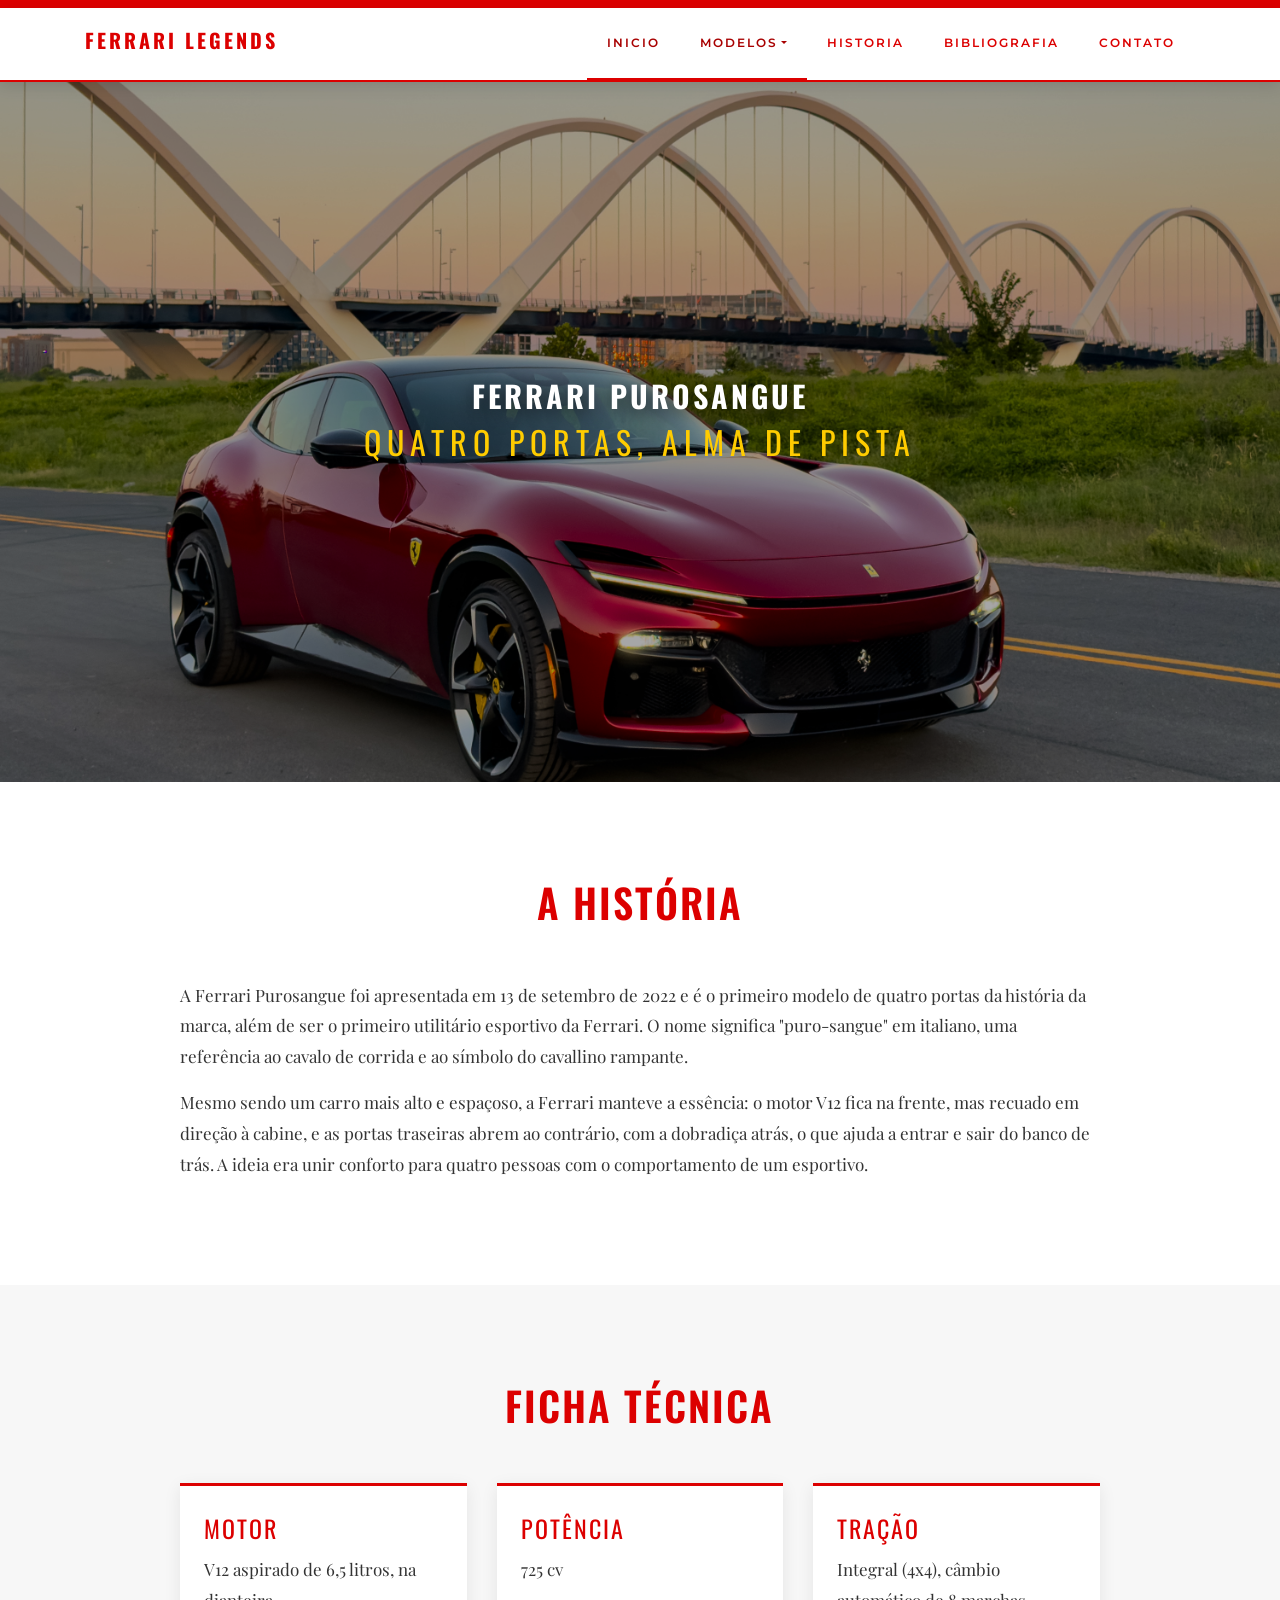
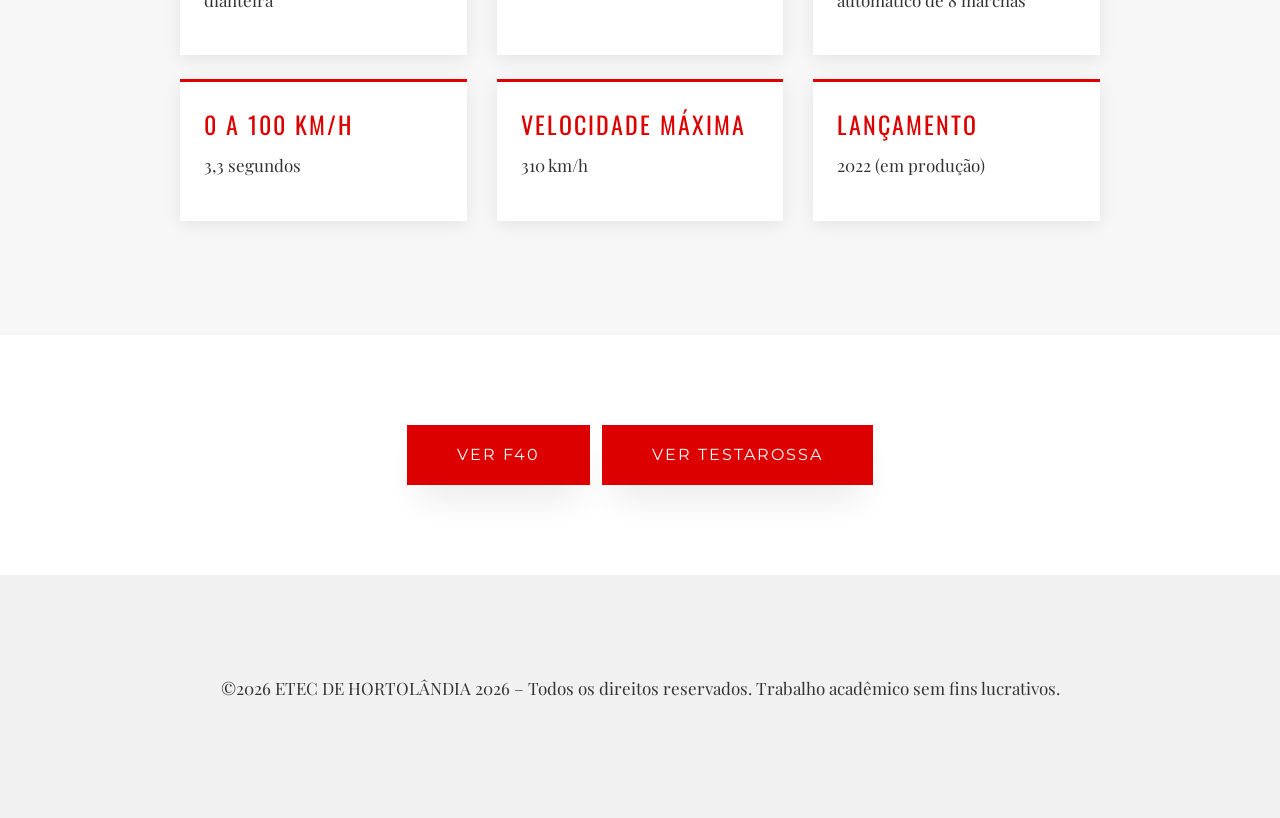
<file: purosangue.html>
<!DOCTYPE html>
<html lang="pt-br">
  <head>
    <title>Ferrari Purosangue | Ferrari Legends</title>
    <meta charset="utf-8">
    <link rel="icon" type="images/png" href="images/scuderia-ferrari.png">
    <meta name="viewport" content="width=device-width, initial-scale=1, shrink-to-fit=no">

    <link href="https://fonts.googleapis.com/css2?family=Oswald:wght@400;500;600;700&family=Montserrat:wght@300;400;500;600;700&family=Playfair+Display:ital,wght@0,400;0,700;1,400&display=swap" rel="stylesheet">

    <link rel="stylesheet" href="css/open-iconic-bootstrap.min.css">
    <link rel="stylesheet" href="css/animate.css">
    <link rel="stylesheet" href="css/owl.carousel.min.css">
    <link rel="stylesheet" href="css/owl.theme.default.min.css">
    <link rel="stylesheet" href="css/magnific-popup.css">
    <link rel="stylesheet" href="css/aos.css">
    <link rel="stylesheet" href="css/ionicons.min.css">
    <link rel="stylesheet" href="css/flaticon.css">
    <link rel="stylesheet" href="css/icomoon.css">
    <link rel="stylesheet" href="css/style_ferrari.css">
  </head>

  <body>

    <!-- FAIXA VERMELHA DO TOPO -->
<div class="py-1 bg-primary"></div>

    <!-- MENU -->
    <nav class="navbar navbar-expand-lg navbar-dark ftco_navbar bg-dark ftco-navbar-light" id="ftco-navbar">
      <div class="container">
        <h5><a class="navbar-brand" href="index.html">Ferrari Legends</a></h5>
	      <button class="navbar-toggler" type="button" data-toggle="collapse" data-target="#ftco-nav" aria-controls="ftco-nav" aria-expanded="false" aria-label="Toggle navigation">
	        <span class="oi oi-menu">meu</span>
	      </button>

	      <div class="collapse navbar-collapse" id="ftco-nav">
	        <ul class="navbar-nav ml-auto">
	          <li class="nav-item active"><a href="index.html" class="nav-link">Inicio</a></li>
	         
	          <li class="nav-item dropdown active">
              <a class="nav-link dropdown-toggle" href="#" id="dropdownModelos" data-toggle="dropdown" aria-haspopup="true" aria-expanded="false">Modelos</a>
              <div class="dropdown-menu" aria-labelledby="dropdownModelos">
                <a class="dropdown-item" href="f40.html">F40</a>
                <a class="dropdown-item" href="testarossa.html">Testarossa</a>
                <a class="dropdown-item" href="purosangue.html">Purosangue</a>
              </div>
			   <li class="nav-item"><a href="historia_ferrari.html" class="nav-link">Historia</a></li>
         <li class="nav-item"><a href="bibliografia.html" class="nav-link">Bibliografia</a></li>
         <li class="nav-item"><a href="contact.html" class="nav-link">Contato</a></li>
          </ul>
        </div>
      </div>
    </nav>

    <!-- CABECALHO COM A FOTO -->
    <div class="hero-wrap hero-bread" id="hero-purosangue" style="background-image: url('images/purosangue.jpg');">
      <div class="container">
        <div class="row no-gutters slider-text align-items-center justify-content-center">
          <div class="col-md-9 text-center">
            <h1 class="mb-0 bread">Ferrari Purosangue</h1>
            <h2 class="subheading mb-4">Quatro portas, alma de pista</h2>
          </div>
        </div>
      </div>
    </div>

    <!-- HISTORIA -->
    <section class="ftco-section">
      <div class="container">
        <div class="row justify-content-center">
          <div class="col-md-10">
            <div class="heading-section text-center mb-5">
              <h2 class="mb-4">A história</h2>
            </div>
            <p>
              A Ferrari Purosangue foi apresentada em 13 de setembro de 2022 e é o primeiro modelo
              de quatro portas da história da marca, além de ser o primeiro utilitário esportivo da
              Ferrari. O nome significa "puro-sangue" em italiano, uma referência ao cavalo de
              corrida e ao símbolo do cavallino rampante.
            </p>
            <p>
              Mesmo sendo um carro mais alto e espaçoso, a Ferrari manteve a essência: o motor V12
              fica na frente, mas recuado em direção à cabine, e as portas traseiras abrem ao contrário,
              com a dobradiça atrás, o que ajuda a entrar e sair do banco de trás. A ideia era unir
              conforto para quatro pessoas com o comportamento de um esportivo.
            </p>
          </div>
        </div>
      </div>
    </section>

    <!-- FICHA TECNICA -->
    <section class="ftco-section bg-light">
      <div class="container">
        <div class="row justify-content-center">
          <div class="col-md-10">
            <div class="heading-section text-center mb-5">
              <h2 class="mb-4">Ficha técnica</h2>
            </div>

            <div class="row">
              <div class="col-md-4 mb-4 d-flex">
                <div class="info bg-white p-4 w-100">
                  <h4>Motor</h4>
                  <p>V12 aspirado de 6,5 litros, na dianteira</p>
                </div>
              </div>
              <div class="col-md-4 mb-4 d-flex">
                <div class="info bg-white p-4 w-100">
                  <h4>Potência</h4>
                  <p>725 cv</p>
                </div>
              </div>
              <div class="col-md-4 mb-4 d-flex">
                <div class="info bg-white p-4 w-100">
                  <h4>Tração</h4>
                  <p>Integral (4x4), câmbio automático de 8 marchas</p>
                </div>
              </div>
              <div class="col-md-4 mb-4 d-flex">
                <div class="info bg-white p-4 w-100">
                  <h4>0 a 100 km/h</h4>
                  <p>3,3 segundos</p>
                </div>
              </div>
              <div class="col-md-4 mb-4 d-flex">
                <div class="info bg-white p-4 w-100">
                  <h4>Velocidade máxima</h4>
                  <p>310 km/h</p>
                </div>
              </div>
              <div class="col-md-4 mb-4 d-flex">
                <div class="info bg-white p-4 w-100">
                  <h4>Lançamento</h4>
                  <p>2022 (em produção)</p>
                </div>
              </div>
            </div>
          </div>
        </div>
      </div>
    </section>

    <!-- NAVEGACAO ENTRE MODELOS -->
    <section class="ftco-section">
      <div class="container text-center">
        <a href="f40.html" class="btn btn-primary py-3 px-5 mr-2">Ver F40</a>
        <a href="testarossa.html" class="btn btn-primary py-3 px-5">Ver Testarossa</a>
      </div>
    </section>

    <!-- RODAPE -->
    <footer class="ftco-footer ftco-section">
      <div class="container">
        <div class="row">
          <div class="col-md-12 text-center">
            <p>
              &copy;<script>document.write(new Date().getFullYear());</script>
              ETEC DE HORTOLÂNDIA 2026 – Todos os direitos reservados.
              Trabalho acadêmico sem fins lucrativos.
            </p>
          </div>
        </div>
      </div>
    </footer>

    <!-- JAVASCRIPT -->
    <script src="js/jquery.min.js"></script>
    <script src="js/jquery-migrate-3.0.1.min.js"></script>
    <script src="js/popper.min.js"></script>
    <script src="js/bootstrap.min.js"></script>
    <script src="js/jquery.easing.1.3.js"></script>
    <script src="js/jquery.waypoints.min.js"></script>
    <script>if (window.jQuery && !jQuery.fn.stellar) { jQuery.fn.stellar = function () { return this; }; }</script>
    <script src="js/owl.carousel.min.js"></script>
    <script src="js/jquery.magnific-popup.min.js"></script>
    <script src="js/aos.js"></script>
    <script src="js/jquery.animateNumber.min.js"></script>
    <script src="js/main.js"></script>

  </body>
</html>
</file>
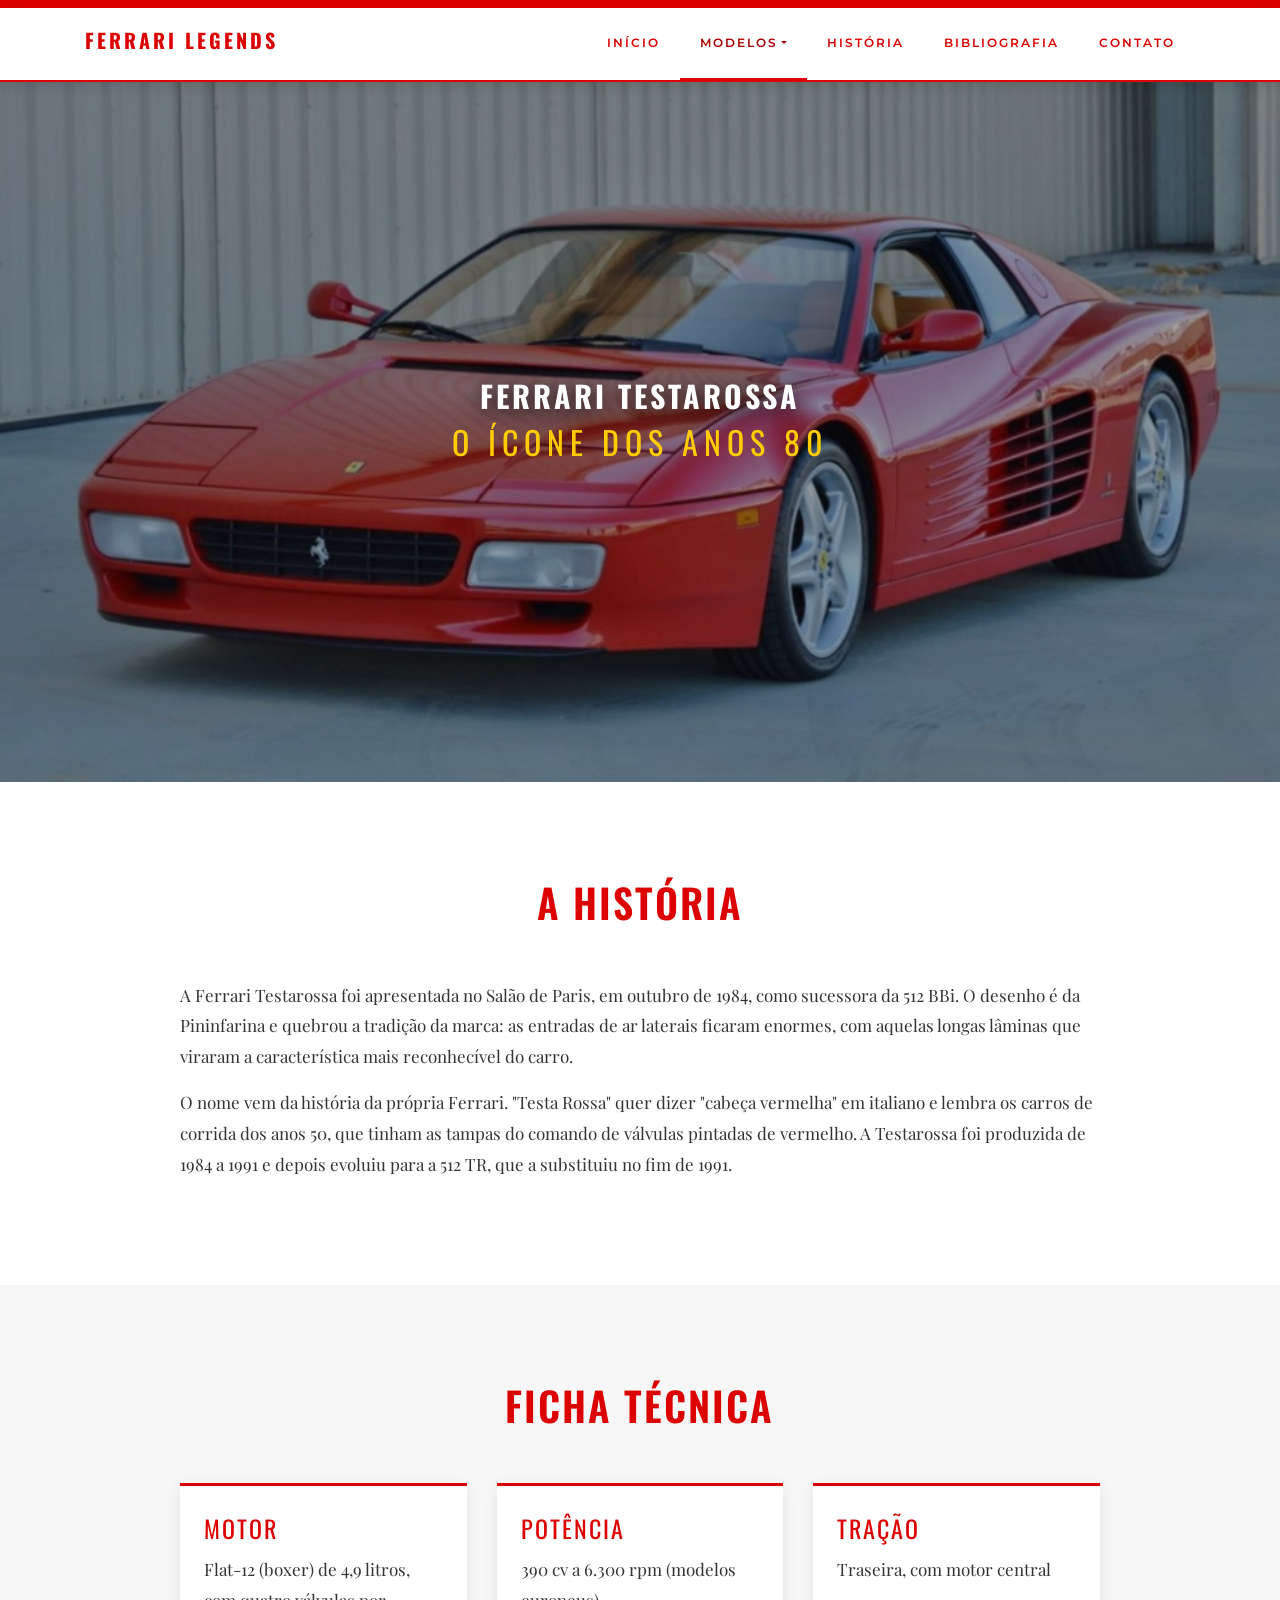
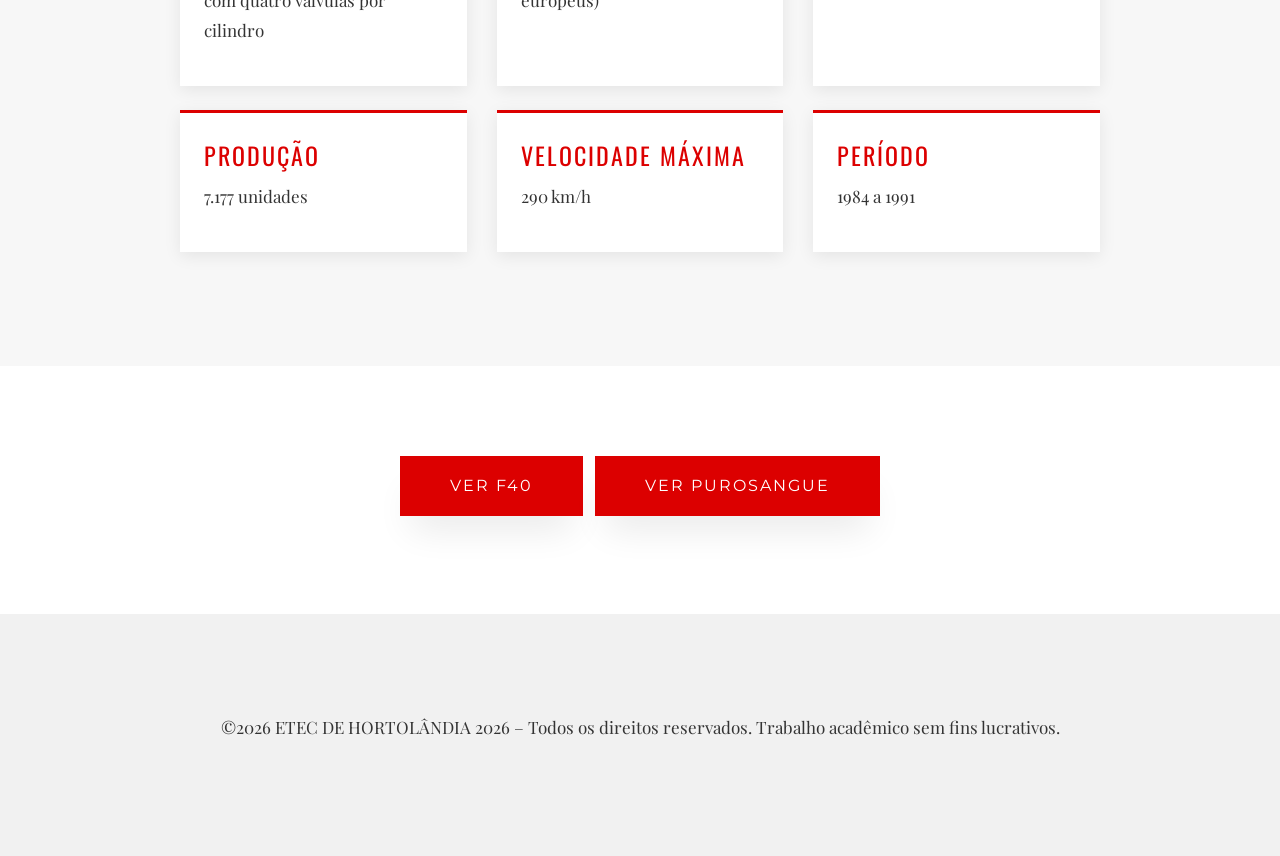
<file: testarossa.html>
<!DOCTYPE html>
<html lang="pt-br">
  <head>
    <title>Ferrari Testarossa | Ferrari Legends</title>
    <meta charset="utf-8">
    <link rel="icon" type="images/png" href="images/scuderia-ferrari.png">
    <meta name="viewport" content="width=device-width, initial-scale=1, shrink-to-fit=no">

    <link href="https://fonts.googleapis.com/css2?family=Oswald:wght@400;500;600;700&family=Montserrat:wght@300;400;500;600;700&family=Playfair+Display:ital,wght@0,400;0,700;1,400&display=swap" rel="stylesheet">

    <link rel="stylesheet" href="css/open-iconic-bootstrap.min.css">
    <link rel="stylesheet" href="css/animate.css">
    <link rel="stylesheet" href="css/owl.carousel.min.css">
    <link rel="stylesheet" href="css/owl.theme.default.min.css">
    <link rel="stylesheet" href="css/magnific-popup.css">
    <link rel="stylesheet" href="css/aos.css">
    <link rel="stylesheet" href="css/ionicons.min.css">
    <link rel="stylesheet" href="css/flaticon.css">
    <link rel="stylesheet" href="css/icomoon.css">
    <link rel="stylesheet" href="css/style_ferrari.css">
  </head>

  <body>

    <!-- FAIXA VERMELHA DO TOPO -->
    <div class="py-1 bg-primary"></div>

    <!-- MENU -->
    <nav class="navbar navbar-expand-lg navbar-dark ftco_navbar bg-dark ftco-navbar-light" id="ftco-navbar">
      <div class="container">
        <h5><a class="navbar-brand" href="index.html">Ferrari Legends</a></h5>
        <button class="navbar-toggler" type="button" data-toggle="collapse" data-target="#ftco-nav" aria-controls="ftco-nav" aria-expanded="false" aria-label="Toggle navigation">
          <span class="oi oi-menu">menu</span>
        </button>

        <div class="collapse navbar-collapse" id="ftco-nav">
          <ul class="navbar-nav ml-auto">
            <li class="nav-item"><a href="index.html" class="nav-link">Início</a></li>
            <li class="nav-item dropdown active">
              <a class="nav-link dropdown-toggle" href="#" id="dropdownModelos" data-toggle="dropdown" aria-haspopup="true" aria-expanded="false">Modelos</a>
              <div class="dropdown-menu" aria-labelledby="dropdownModelos">
                <a class="dropdown-item" href="f40.html">F40</a>
                <a class="dropdown-item" href="testarossa.html">Testarossa</a>
                <a class="dropdown-item" href="purosangue.html">Purosangue</a>
              </div>
            </li>
            <li class="nav-item"><a href="historia_ferrari.html" class="nav-link">História</a></li>
            <li class="nav-item"><a href="bibliografia.html" class="nav-link">Bibliografia</a></li>
            <li class="nav-item"><a href="contact.html" class="nav-link">Contato</a></li>
          </ul>
        </div>
      </div>
    </nav>

    <!-- CABECALHO COM A FOTO -->
    <div class="hero-wrap hero-bread" style="background-image: url('images/testarossa.jpeg');">
      <div class="container">
        <div class="row no-gutters slider-text align-items-center justify-content-center">
          <div class="col-md-9 text-center">
            <h1 class="mb-0 bread">Ferrari Testarossa</h1>
            <h2 class="subheading mb-4">O ícone dos anos 80</h2>
          </div>
        </div>
      </div>
    </div>

    <!-- HISTORIA -->
    <section class="ftco-section">
      <div class="container">
        <div class="row justify-content-center">
          <div class="col-md-10">
            <div class="heading-section text-center mb-5">
              <h2 class="mb-4">A história</h2>
            </div>
            <p>
              A Ferrari Testarossa foi apresentada no Salão de Paris, em outubro de 1984, como sucessora
              da 512 BBi. O desenho é da Pininfarina e quebrou a tradição da marca: as entradas de ar
              laterais ficaram enormes, com aquelas longas lâminas que viraram a característica mais
              reconhecível do carro.
            </p>
            <p>
              O nome vem da história da própria Ferrari. "Testa Rossa" quer dizer "cabeça vermelha"
              em italiano e lembra os carros de corrida dos anos 50, que tinham as tampas do comando de
              válvulas pintadas de vermelho. A Testarossa foi produzida de 1984 a 1991 e depois
              evoluiu para a 512 TR, que a substituiu no fim de 1991.
            </p>
          </div>
        </div>
      </div>
    </section>

    <!-- FICHA TECNICA -->
    <section class="ftco-section bg-light">
      <div class="container">
        <div class="row justify-content-center">
          <div class="col-md-10">
            <div class="heading-section text-center mb-5">
              <h2 class="mb-4">Ficha técnica</h2>
            </div>

            <div class="row">
              <div class="col-md-4 mb-4 d-flex">
                <div class="info bg-white p-4 w-100">
                  <h4>Motor</h4>
                  <p>Flat-12 (boxer) de 4,9 litros, com quatro válvulas por cilindro</p>
                </div>
              </div>
              <div class="col-md-4 mb-4 d-flex">
                <div class="info bg-white p-4 w-100">
                  <h4>Potência</h4>
                  <p>390 cv a 6.300 rpm (modelos europeus)</p>
                </div>
              </div>
              <div class="col-md-4 mb-4 d-flex">
                <div class="info bg-white p-4 w-100">
                  <h4>Tração</h4>
                  <p>Traseira, com motor central</p>
                </div>
              </div>
              <div class="col-md-4 mb-4 d-flex">
                <div class="info bg-white p-4 w-100">
                  <h4>Produção</h4>
                  <p>7.177 unidades</p>
                </div>
              </div>
              <div class="col-md-4 mb-4 d-flex">
                <div class="info bg-white p-4 w-100">
                  <h4>Velocidade máxima</h4>
                  <p>290 km/h</p>
                </div>
              </div>
              <div class="col-md-4 mb-4 d-flex">
                <div class="info bg-white p-4 w-100">
                  <h4>Período</h4>
                  <p>1984 a 1991</p>
                </div>
              </div>
            </div>
          </div>
        </div>
      </div>
    </section>

    <!-- NAVEGACAO ENTRE MODELOS -->
    <section class="ftco-section">
      <div class="container text-center">
        <a href="f40.html" class="btn btn-primary py-3 px-5 mr-2 mb-2">Ver F40</a>
        <a href="purosangue.html" class="btn btn-primary py-3 px-5 mb-2">Ver Purosangue</a>
      </div>
    </section>

    <!-- RODAPE -->
    <footer class="ftco-footer ftco-section">
      <div class="container">
        <div class="row">
          <div class="col-md-12 text-center">
            <p>
              &copy;<script>document.write(new Date().getFullYear());</script>
              ETEC DE HORTOLÂNDIA 2026 – Todos os direitos reservados.
              Trabalho acadêmico sem fins lucrativos.
            </p>
          </div>
        </div>
      </div>
    </footer>

    <!-- JAVASCRIPT DO SITE -->
    <script src="js/jquery.min.js"></script>
    <script src="js/jquery-migrate-3.0.1.min.js"></script>
    <script src="js/popper.min.js"></script>
    <script src="js/bootstrap.min.js"></script>
    <script src="js/jquery.easing.1.3.js"></script>
    <script src="js/jquery.waypoints.min.js"></script>
    <script>if (window.jQuery && !jQuery.fn.stellar) { jQuery.fn.stellar = function () { return this; }; }</script>
    <script src="js/owl.carousel.min.js"></script>
    <script src="js/jquery.magnific-popup.min.js"></script>
    <script src="js/aos.js"></script>
    <script src="js/jquery.animateNumber.min.js"></script>
    <script src="js/main.js"></script>

  </body>
</html>
</file>
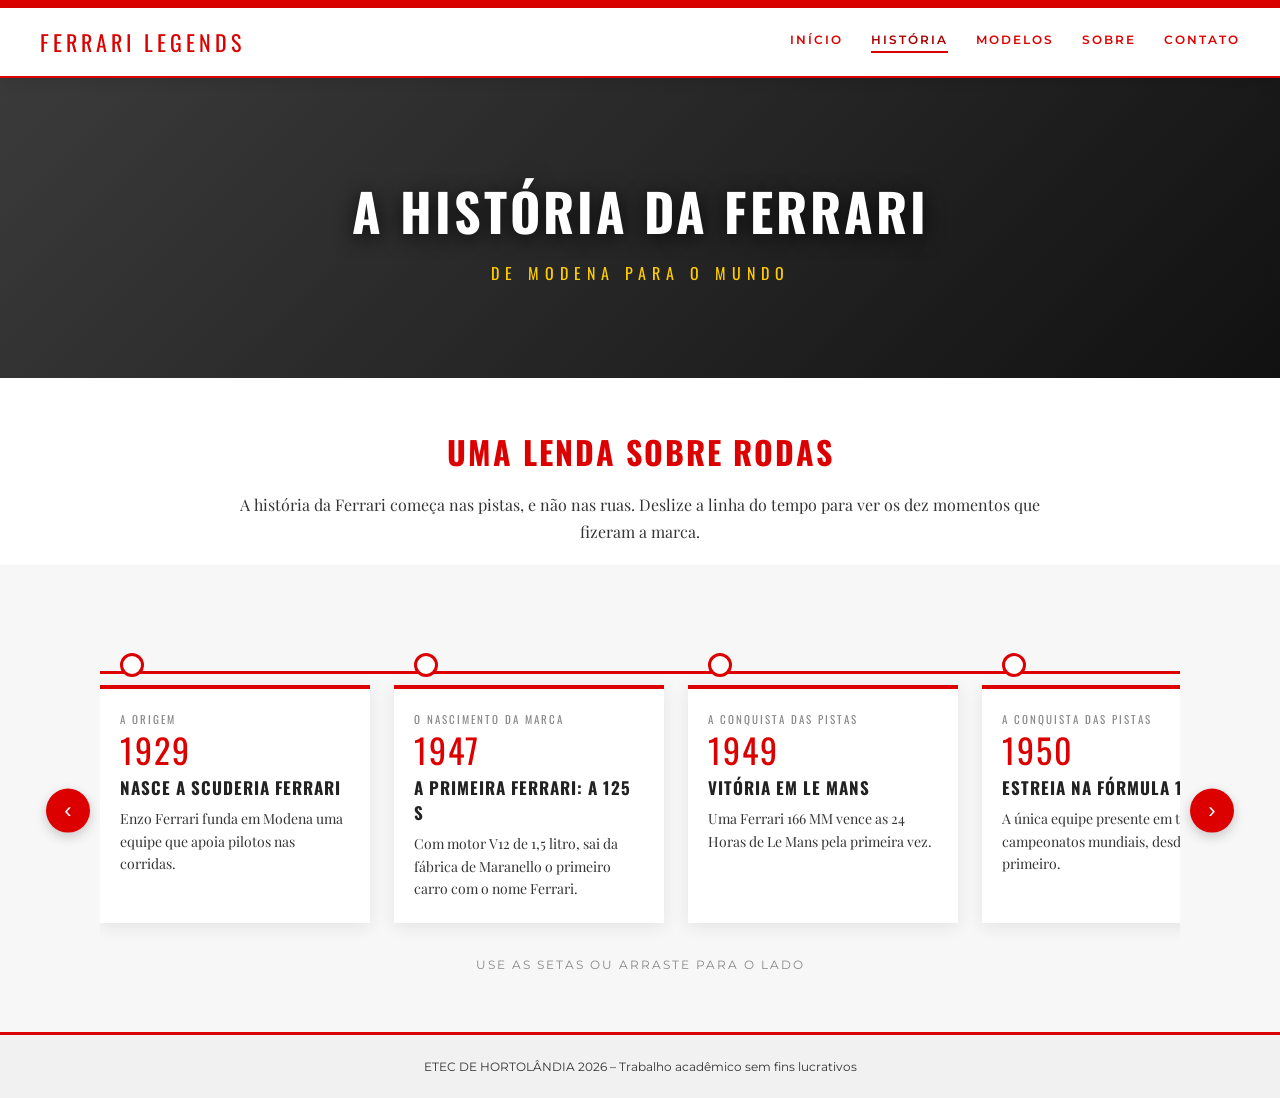
<file: Untitled-1.html>
<!DOCTYPE html>
<html lang="pt-br">
<head>
<meta charset="utf-8">
<title>Previa - Linha do tempo horizontal</title>
<meta name="viewport" content="width=device-width, initial-scale=1">
<link href="https://fonts.googleapis.com/css2?family=Oswald:wght@400;500;600;700&family=Montserrat:wght@300;400;500;600;700&family=Playfair+Display:ital,wght@0,400;0,700;1,400&display=swap" rel="stylesheet">
<style>
  * { box-sizing: border-box; margin: 0; padding: 0; }
  body { font-family: 'Montserrat', Arial, sans-serif; background: #fff; color: #333; }

  .faixa-topo { background: #DC0000; height: 8px; }
  .menu { display: flex; justify-content: space-between; align-items: center; padding: 18px 40px; background: #fff; box-shadow: 0 4px 14px rgba(0,0,0,.12); border-bottom: 2px solid #DC0000; position: relative; z-index: 2; }
  .menu .marca { font-family: 'Oswald', sans-serif; font-size: 22px; letter-spacing: 4px; text-transform: uppercase; color: #DC0000; }
  .menu ul { list-style: none; display: flex; gap: 28px; }
  .menu li { color: #DC0000; font-size: 12px; letter-spacing: 2px; text-transform: uppercase; font-weight: 600; padding-bottom: 4px; }
  .menu li.ativo { color: #A80000; border-bottom: 2px solid #DC0000; }

  .hero { height: 300px; text-align: center; color: #fff; display: flex; flex-direction: column; justify-content: center; align-items: center; background: linear-gradient(rgba(0,0,0,.35), rgba(0,0,0,.35)), linear-gradient(135deg, #5a5a5a, #1a1a1a); }
  .hero h1 { font-family: 'Oswald', sans-serif; font-size: 52px; font-weight: 700; letter-spacing: 3px; text-transform: uppercase; text-shadow: 0 4px 20px rgba(0,0,0,.8); }
  .hero h2 { font-family: 'Oswald', sans-serif; font-size: 16px; font-weight: 400; letter-spacing: 6px; text-transform: uppercase; color: #FFCC00; margin-top: 12px; }

  .intro { padding: 50px 40px 20px; max-width: 900px; margin: 0 auto; text-align: center; }
  .intro h2 { font-family: 'Oswald', sans-serif; font-size: 32px; letter-spacing: 2px; text-transform: uppercase; color: #DC0000; margin-bottom: 16px; }
  p { font-family: 'Playfair Display', Georgia, serif; font-size: 16px; line-height: 1.7; color: #333; }

  /* ===== LINHA DO TEMPO HORIZONTAL ===== */
  .tl-secao { background: #f7f7f7; padding: 50px 0 60px; }
  .tl-wrap { position: relative; max-width: 1200px; margin: 0 auto; padding: 0 60px; }

  .tl-trilho {
    display: flex; gap: 24px;
    overflow-x: auto; scroll-behavior: smooth;
    scroll-snap-type: x mandatory;
    padding: 70px 4px 20px;
    position: relative;
    scrollbar-width: thin; scrollbar-color: #DC0000 #e5e5e5;
  }
  .tl-trilho::-webkit-scrollbar { height: 8px; }
  .tl-trilho::-webkit-scrollbar-track { background: #e5e5e5; }
  .tl-trilho::-webkit-scrollbar-thumb { background: #DC0000; }

  /* linha vermelha horizontal */
  .tl-linha {
    position: absolute; left: 60px; right: 60px; top: 56px; height: 3px; background: #DC0000; z-index: 0;
  }

  .tl-card {
    flex: 0 0 270px; scroll-snap-align: start;
    background: #fff; border-top: 4px solid #DC0000;
    box-shadow: 0 4px 16px rgba(0,0,0,.08);
    padding: 22px 20px; position: relative;
  }
  /* bolinha em cima do cartao */
  .tl-card::before {
    content: ""; position: absolute; top: -36px; left: 20px;
    width: 18px; height: 18px; border-radius: 50%;
    background: #fff; border: 3px solid #DC0000;
  }
  .tl-era { font-family: 'Oswald', sans-serif; font-size: 11px; letter-spacing: 2px; text-transform: uppercase; color: #888; margin-bottom: 6px; }
  .tl-ano { font-family: 'Oswald', sans-serif; font-size: 34px; color: #DC0000; letter-spacing: 2px; line-height: 1; }
  .tl-card h4 { font-family: 'Oswald', sans-serif; text-transform: uppercase; letter-spacing: 1px; color: #222; font-size: 17px; margin: 8px 0 8px; }
  .tl-card p { font-size: 14px; line-height: 1.6; }

  /* setas */
  .tl-seta {
    position: absolute; top: 50%; transform: translateY(-10%);
    width: 44px; height: 44px; border-radius: 50%;
    background: #DC0000; color: #fff; border: none; cursor: pointer;
    font-size: 22px; line-height: 44px; text-align: center; z-index: 3;
    box-shadow: 0 4px 12px rgba(0,0,0,.2);
    transition: background .2s ease;
  }
  .tl-seta:hover { background: #A80000; }
  .tl-seta.esq { left: 6px; }
  .tl-seta.dir { right: 6px; }

  .dica { text-align: center; font-size: 12px; letter-spacing: 2px; text-transform: uppercase; color: #888; margin-top: 14px; font-family: 'Montserrat', sans-serif; }

  .rodape { background: #f1f1f1; color: #333; text-align: center; padding: 24px; font-size: 12px; border-top: 3px solid #DC0000; }

  @media (max-width: 575px) {
    .menu { flex-direction: column; gap: 12px; }
    .menu ul { gap: 14px; flex-wrap: wrap; justify-content: center; }
    .hero h1 { font-size: 32px; }
    .tl-wrap { padding: 0 8px; }
    .tl-linha { left: 8px; right: 8px; }
    .tl-card { flex: 0 0 240px; }
    .tl-seta { display: none; }
  }
</style>
</head>
<body>

<div class="faixa-topo"></div>

<div class="menu">
  <div class="marca">Ferrari Legends</div>
  <ul>
    <li>Início</li><li class="ativo">História</li><li>Modelos</li><li>Sobre</li><li>Contato</li>
  </ul>
</div>

<div class="hero">
  <h1>A história da Ferrari</h1>
  <h2>De Modena para o mundo</h2>
</div>

<div class="intro">
  <h2>Uma lenda sobre rodas</h2>
  <p>A história da Ferrari começa nas pistas, e não nas ruas. Deslize a linha do tempo para ver os dez momentos que fizeram a marca.</p>
</div>

<div class="tl-secao">
  <div class="tl-wrap">
    <button class="tl-seta esq" onclick="mover(-1)" aria-label="Anterior">&#8249;</button>
    <button class="tl-seta dir" onclick="mover(1)" aria-label="Próximo">&#8250;</button>

    <div class="tl-linha"></div>

    <div class="tl-trilho" id="trilho">

      <div class="tl-card">
        <div class="tl-era">A origem</div>
        <div class="tl-ano">1929</div>
        <h4>Nasce a Scuderia Ferrari</h4>
        <p>Enzo Ferrari funda em Modena uma equipe que apoia pilotos nas corridas.</p>
      </div>

      <div class="tl-card">
        <div class="tl-era">O nascimento da marca</div>
        <div class="tl-ano">1947</div>
        <h4>A primeira Ferrari: a 125 S</h4>
        <p>Com motor V12 de 1,5 litro, sai da fábrica de Maranello o primeiro carro com o nome Ferrari.</p>
      </div>

      <div class="tl-card">
        <div class="tl-era">A conquista das pistas</div>
        <div class="tl-ano">1949</div>
        <h4>Vitória em Le Mans</h4>
        <p>Uma Ferrari 166 MM vence as 24 Horas de Le Mans pela primeira vez.</p>
      </div>

      <div class="tl-card">
        <div class="tl-era">A conquista das pistas</div>
        <div class="tl-ano">1950</div>
        <h4>Estreia na Fórmula 1</h4>
        <p>A única equipe presente em todos os campeonatos mundiais, desde o primeiro.</p>
      </div>

      <div class="tl-card">
        <div class="tl-era">A conquista das pistas</div>
        <div class="tl-ano">1952</div>
        <h4>Primeiro título mundial</h4>
        <p>Alberto Ascari conquista o campeonato de pilotos para a Ferrari.</p>
      </div>

      <div class="tl-card">
        <div class="tl-era">Fiat e os esportivos</div>
        <div class="tl-ano">1969</div>
        <h4>A Fiat entra na história</h4>
        <p>Enzo vende 50% da empresa para a Fiat e a marca ganha fôlego para crescer.</p>
      </div>

      <div class="tl-card">
        <div class="tl-era">Fiat e os esportivos</div>
        <div class="tl-ano">1984</div>
        <h4>Testarossa</h4>
        <p>O ícone dos anos 80, com as entradas de ar laterais inconfundíveis.</p>
      </div>

      <div class="tl-card">
        <div class="tl-era">Fiat e os esportivos</div>
        <div class="tl-ano">1987</div>
        <h4>F40</h4>
        <p>Criada para os 40 anos da marca, é a última Ferrari aprovada por Enzo.</p>
      </div>

      <div class="tl-card">
        <div class="tl-era">A era Schumacher</div>
        <div class="tl-ano">2000</div>
        <h4>Cinco títulos seguidos</h4>
        <p>Michael Schumacher conquista cinco campeonatos de pilotos consecutivos, de 2000 a 2004.</p>
      </div>

      <div class="tl-card">
        <div class="tl-era">A Ferrari de hoje</div>
        <div class="tl-ano">2022</div>
        <h4>Purosangue</h4>
        <p>O primeiro modelo de quatro portas e o primeiro utilitário esportivo da marca.</p>
      </div>

    </div>

    <div class="dica">Use as setas ou arraste para o lado</div>
  </div>
</div>

<div class="rodape">ETEC DE HORTOLÂNDIA 2026 – Trabalho acadêmico sem fins lucrativos</div>

<script>
  function mover(direcao) {
    var trilho = document.getElementById('trilho');
    trilho.scrollBy({ left: direcao * 294, behavior: 'smooth' });
  }
</script>

</body>
</html>
</file>
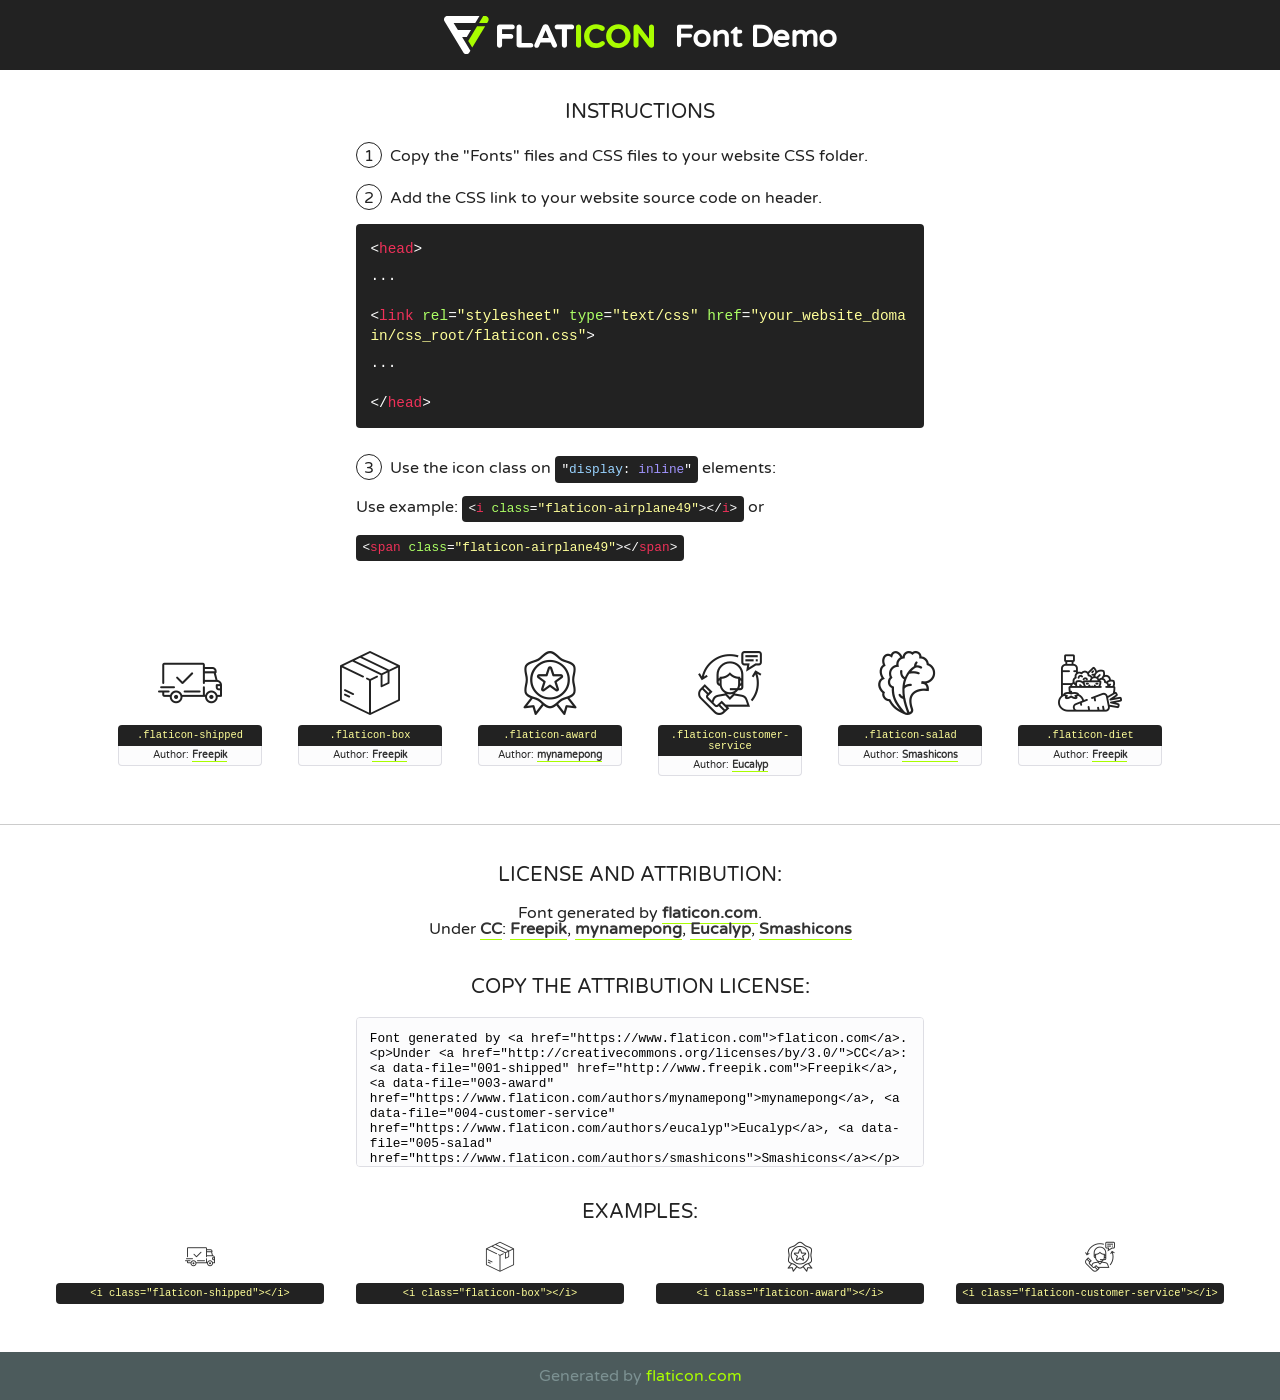
<file: fonts/flaticon/font/flaticon.html>
<!DOCTYPE html>
<!--
  Flaticon icon font: Flaticon
  Creation date: 17/07/2019 12:38
-->
<html>
<!DOCTYPE html>
<html>

<head>
    <title>Flaticon WebFont</title>
    <link href="http://fonts.googleapis.com/css?family=Varela+Round" rel="stylesheet" type="text/css" />
    <link rel="stylesheet" type="text/css" href="flaticon.css">
    <meta charset="UTF-8">
    <style>
    html, body, div, span, applet, object, iframe,
    h1, h2, h3, h4, h5, h6, p, blockquote, pre,
    a, abbr, acronym, address, big, cite, code,
    del, dfn, em, img, ins, kbd, q, s, samp,
    small, strike, strong, sub, sup, tt, var,
    b, u, i, center,
    dl, dt, dd, ol, ul, li,
    fieldset, form, label, legend,
    table, caption, tbody, tfoot, thead, tr, th, td,
    article, aside, canvas, details, embed, 
    figure, figcaption, footer, header, hgroup, 
    menu, nav, output, ruby, section, summary,
    time, mark, audio, video {
        margin: 0;
        padding: 0;
        border: 0;
        font-size: 100%;
        font: inherit;
        vertical-align: baseline;
    }
    /* HTML5 display-role reset for older browsers */
    article, aside, details, figcaption, figure, 
    footer, header, hgroup, menu, nav, section {
        display: block;
    }
    body {
        line-height: 1;
    }
    ol, ul {
        list-style: none;
    }
    blockquote, q {
        quotes: none;
    }
    blockquote:before, blockquote:after,
    q:before, q:after {
        content: '';
        content: none;
    }
    table {
        border-collapse: collapse;
        border-spacing: 0;
    }
    body {
        font-family: 'Varela Round', Helvetica, Arial, sans-serif;
        font-size: 16px;
        color: #222;
    }
    a {
        color: #333;
        border-bottom: 1px solid #a9fd00;
        font-weight: bold;
        text-decoration: none;
    }
    * {
        -moz-box-sizing: border-box;
        -webkit-box-sizing: border-box;
        box-sizing: border-box;
        margin: 0;
        padding: 0;
    }
    [class^="flaticon-"]:before, [class*=" flaticon-"]:before, [class^="flaticon-"]:after, [class*=" flaticon-"]:after {
        font-family: Flaticon;
        font-size: 30px;
        font-style: normal;
        margin-left: 20px;
        color: #333;
    }
    .wrapper {
        max-width: 600px;
        margin: auto;
        padding: 0 1em;
    }
    .title {
        font-size: 1.25em;
        text-align: center;
        margin-bottom: 1em;
        text-transform: uppercase;
    }
    header {
        text-align: center;
        background-color: #222;
        color: #fff;
        padding: 1em;
    }
    header .logo {
        width: 210px;
        height: 38px;
        display: inline-block;
        vertical-align: middle;
        margin-right: 1em;
        border: none;
    }
    header strong {
        font-size: 1.95em;
        font-weight: bold;
        vertical-align: middle;
        margin-top: 5px;
        display: inline-block;
    }
    .demo {
        margin: 2em auto;
        line-height: 1.25em;
    }
    .demo ul li {
        margin-bottom: 1em;
    }
    .demo ul li .num {
        color: #222;
        border-radius: 20px;
        display: inline-block;
        width: 26px;
        padding: 3px;
        height: 26px;
        text-align: center;
        margin-right: 0.5em;
        border: 1px solid #222;
    }
    .demo ul li code {
        background-color: #222;
        border-radius: 4px;
        padding: 0.25em 0.5em;
        display: inline-block;
        color: #fff;
        font-family: Consolas,Monaco,Lucida Console,Liberation Mono,DejaVu Sans Mono,Bitstream Vera Sans Mono,Courier New, monospace;
        font-weight: lighter;
        margin-top: 1em;
        font-size: 0.8em;
        word-break: break-all;
    }
    .demo ul li code.big {
        padding: 1em;
        font-size: 0.9em;
    }
    .demo ul li code .red {
        color: #EF3159;
    }
    .demo ul li code .green {
        color: #ACFF65;
    }
    .demo ul li code .yellow {
        color: #FFFF99;
    }
    .demo ul li code .blue {
        color: #99D3FF;
    }
    .demo ul li code .purple {
        color: #A295FF;
    }
    .demo ul li code .dots {
        margin-top: 0.5em;
        display: block;
    }
    #glyphs {
        border-bottom: 1px solid #ccc;
        padding: 2em 0;
        text-align: center;
    }
    .glyph {
        display: inline-block;
        width: 9em;
        margin: 1em;
        text-align: center;
        vertical-align: top;
        background: #FFF;
    }
    .glyph .glyph-icon {
        padding: 10px;
        display: block;
        font-family:"Flaticon";
        font-size: 64px;
        line-height: 1;
    }
    .glyph .glyph-icon:before {
        font-size: 64px;
        color: #222;
        margin-left: 0;
    }
    .class-name {
        font-size: 0.65em;
        background-color: #222;
        color: #fff;
        border-radius: 4px 4px 0 0;
        padding: 0.5em;
        color: #FFFF99;
        font-family: Consolas,Monaco,Lucida Console,Liberation Mono,DejaVu Sans Mono,Bitstream Vera Sans Mono,Courier New, monospace;
    }
    .author-name {
        font-size: 0.6em;
        background-color: #fcfcfd;
        border: 1px solid #DEDEE4;
        border-top: 0;
        border-radius: 0 0 4px 4px;
        padding: 0.5em;
    }
    .class-name:last-child {
        font-size: 10px;
        color:#888;
    }
    .class-name:last-child a {
        font-size: 10px;
        color:#555;
    }
    .class-name:last-child a:hover {
        color:#a9fd00;
    }
    .glyph > input {
        display: block;
        width: 100px;
        margin: 5px auto;
        text-align: center;
        font-size: 12px;
        cursor: text;
    }
    .glyph > input.icon-input {
        font-family:"Flaticon";
        font-size: 16px;
        margin-bottom: 10px;
    }
    .attribution .title {
        margin-top: 2em;
    }
    .attribution textarea {
        background-color: #fcfcfd;
        padding: 1em;
        border: none;
        box-shadow: none;
        border: 1px solid #DEDEE4;
        border-radius: 4px;
        resize: none;
        width: 100%;
        height: 150px;
        font-size: 0.8em;
        font-family: Consolas,Monaco,Lucida Console,Liberation Mono,DejaVu Sans Mono,Bitstream Vera Sans Mono,Courier New, monospace;
        -webkit-appearance: none;
    }
    .iconsuse {
        margin: 2em auto;
        text-align: center;
        max-width: 1200px;
    }
    .iconsuse:after {
        content: '';
        display: table;
        clear: both;
    }
    .iconsuse .image {
        float: left;
        width: 25%;
        padding: 0 1em;
    }
    .iconsuse .image p {
        margin-bottom: 1em;
    }
    .iconsuse .image span {
        display: block;
        font-size: 0.65em;
        background-color: #222;
        color: #fff;
        border-radius: 4px;
        padding: 0.5em;
        color: #FFFF99;
        margin-top: 1em;
        font-family: Consolas,Monaco,Lucida Console,Liberation Mono,DejaVu Sans Mono,Bitstream Vera Sans Mono,Courier New, monospace;
    }
    #footer {
        text-align: center;
        background-color: #4C5B5C;
        color: #7c9192;
        padding: 1em;
    }
    #footer a {
        border: none;
        color: #a9fd00;
        font-weight: normal;
    }
    @media (max-width: 960px) {
        .iconsuse .image {
            width: 50%;
        }
    }
    @media (max-width: 560px) {
        .iconsuse .image {
            width: 100%;
        }
    }
    </style>
</head>

<body class="characters-off">

    <header>
        <a href="https://www.flaticon.com" target="_blank" class="logo">
            <svg version="1.1" xmlns="http://www.w3.org/2000/svg" xmlns:xlink="http://www.w3.org/1999/xlink" xmlns:a="http://ns.adobe.com/AdobeSVGViewerExtensions/3.0/" viewBox="0 0 560.875 102.036" enable-background="new 0 0 560.875 102.036" xml:space="preserve">
                <defs>
                </defs>
                <g>
                    <g class="letters">
                        <path fill="#ffffff" d="M141.596,29.675c0-3.777,2.985-6.767,6.764-6.767h34.438c3.426,0,6.15,2.728,6.15,6.15
                        c0,3.43-2.724,6.149-6.15,6.149h-27.674v13.091h23.719c3.429,0,6.151,2.724,6.151,6.15c0,3.43-2.723,6.149-6.151,6.149h-23.719
                        v17.574c0,3.773-2.986,6.761-6.764,6.761c-3.779,0-6.764-2.989-6.764-6.761V29.675z"></path>
                        <path fill="#ffffff" d="M193.844,29.149c0-3.781,2.985-6.767,6.764-6.767c3.776,0,6.763,2.985,6.763,6.767v42.957h25.039
                        c3.426,0,6.149,2.726,6.149,6.153c0,3.425-2.723,6.15-6.149,6.15h-31.802c-3.779,0-6.764-2.986-6.764-6.768V29.149z"></path>
                        <path fill="#ffffff" d="M241.891,75.71l21.438-48.407c1.492-3.341,4.215-5.357,7.906-5.357h0.792
                        c3.686,0,6.323,2.017,7.815,5.357l21.439,48.407c0.436,0.967,0.701,1.845,0.701,2.723c0,3.602-2.809,6.501-6.414,6.501
                        c-3.161,0-5.269-1.845-6.499-4.655l-4.132-9.661h-27.059l-4.301,10.102c-1.144,2.631-3.426,4.214-6.237,4.214
                        c-3.517,0-6.24-2.81-6.24-6.325C241.1,77.64,241.451,76.677,241.891,75.71z M279.932,58.666l-8.521-20.297l-8.526,20.297H279.932
                        z"></path>
                        <path fill="#ffffff" d="M314.864,35.387H301.86c-3.429,0-6.239-2.813-6.239-6.238c0-3.429,2.811-6.24,6.239-6.24h39.533
                        c3.426,0,6.237,2.811,6.237,6.24c0,3.425-2.811,6.238-6.237,6.238h-13.001v42.785c0,3.773-2.99,6.761-6.764,6.761
                        c-3.779,0-6.764-2.989-6.764-6.761V35.387z"></path>
                        <path fill="#A9FD00" d="M352.615,29.149c0-3.781,2.985-6.767,6.767-6.767c3.774,0,6.761,2.985,6.761,6.767v49.024
                        c0,3.773-2.987,6.761-6.761,6.761c-3.781,0-6.767-2.989-6.767-6.761V29.149z"></path>
                        <path fill="#A9FD00" d="M374.132,53.836v-0.179c0-17.481,13.178-31.801,32.065-31.801c9.22,0,15.459,2.458,20.557,6.238
                        c1.402,1.054,2.637,2.985,2.637,5.357c0,3.692-2.985,6.59-6.681,6.59c-1.845,0-3.071-0.702-4.044-1.319
                        c-3.776-2.813-7.729-4.393-12.562-4.393c-10.364,0-17.831,8.611-17.831,19.154v0.173c0,10.542,7.291,19.329,17.831,19.329
                        c5.715,0,9.492-1.756,13.359-4.834c1.049-0.874,2.458-1.491,4.039-1.491c3.429,0,6.325,2.813,6.325,6.236
                        c0,2.106-1.056,3.78-2.282,4.834c-5.539,4.834-12.036,7.733-21.878,7.733C387.572,85.464,374.132,71.493,374.132,53.836z"></path>
                        <path fill="#A9FD00" d="M433.009,53.836v-0.179c0-17.481,13.79-31.801,32.766-31.801c18.981,0,32.592,14.143,32.592,31.628v0.173
                        c0,17.483-13.785,31.807-32.769,31.807C446.625,85.464,433.009,71.32,433.009,53.836z M484.224,53.836v-0.179
                        c0-10.539-7.725-19.326-18.626-19.326c-10.893,0-18.449,8.611-18.449,19.154v0.173c0,10.542,7.73,19.329,18.626,19.329
                        C476.676,72.986,484.224,64.378,484.224,53.836z"></path>
                        <path fill="#A9FD00" d="M506.233,29.321c0-3.774,2.99-6.763,6.767-6.763h1.401c3.252,0,5.183,1.583,7.029,3.953l26.093,34.265
                        V29.059c0-3.692,2.99-6.677,6.681-6.677c3.683,0,6.671,2.985,6.671,6.677v48.934c0,3.78-2.987,6.765-6.764,6.765h-0.436
                        c-3.257,0-5.188-1.581-7.034-3.953l-27.056-35.492v32.944c0,3.687-2.985,6.676-6.678,6.676c-3.683,0-6.673-2.989-6.673-6.676
                        V29.321z"></path>
                    </g>
                    <g class="insignia">
                        <path fill="#ffffff" d="M48.372,56.137h12.517l11.156-18.537H37.186L25.688,18.539h57.825L94.668,0H9.271
                        C5.925,0,2.842,1.801,1.198,4.716c-1.644,2.907-1.593,6.482,0.134,9.343l50.38,83.501c1.678,2.781,4.689,4.476,7.938,4.476
                        c3.246,0,6.257-1.695,7.935-4.476l2.898-4.804L48.372,56.137z"></path>
                        <g class="i">
                            <path fill="#A9FD00" d="M93.575,18.539h0.031v0.004l21.652,0.004l2.705-4.488c1.727-2.861,1.778-6.436,0.133-9.343
                            C116.454,1.801,113.371,0,110.026,0h-5.294L93.575,18.539z"></path>
                            <polygon fill="#A9FD00" points="88.291,27.356 64.725,66.486 75.519,84.404 109.942,27.356"></polygon>
                        </g>
                    </g>
                </g>
            </svg>
        </a>
        <strong>Font Demo</strong>
    </header>


    <section class="demo wrapper">

        <p class="title">Instructions</p>

        <ul>
            <li>
                <span class="num">1</span>Copy the "Fonts" files and CSS files to your website CSS folder.
            </li>
            <li>
                <span class="num">2</span>Add the CSS link to your website source code on header.
                <code class="big">
                    &lt;<span class="red">head</span>&gt;
                    <br/><span class="dots">...</span>
                    <br/>&lt;<span class="red">link</span> <span class="green">rel</span>=<span class="yellow">"stylesheet"</span> <span class="green">type</span>=<span class="yellow">"text/css"</span> <span class="green">href</span>=<span class="yellow">"your_website_domain/css_root/flaticon.css"</span>&gt;
                    <br/><span class="dots">...</span>
                    <br/>&lt;/<span class="red">head</span>&gt;
                </code>
            </li>

            <li>
                <p>
                    <span class="num">3</span>Use the icon class on <code>"<span class="blue">display</span>:<span class="purple"> inline</span>"</code> elements:
                    <br />
                    Use example: <code>&lt;<span class="red">i</span> <span class="green">class</span>=<span class="yellow">&quot;flaticon-airplane49&quot;</span>&gt;&lt;/<span class="red">i</span>&gt;</code> or <code>&lt;<span class="red">span</span> <span class="green">class</span>=<span class="yellow">&quot;flaticon-airplane49&quot;</span>&gt;&lt;/<span class="red">span</span>&gt;</code>
            </li>
        </ul>

    </section>




   <section id="glyphs">          
    
      
        <div class="glyph"><div class="glyph-icon flaticon-shipped"></div>
            <div class="class-name">.flaticon-shipped</div>
            <div class="author-name">Author: <a data-file="001-shipped" href="http://www.freepik.com">Freepik</a> </div> 
        </div>        
        
        <div class="glyph"><div class="glyph-icon flaticon-box"></div>
            <div class="class-name">.flaticon-box</div>
            <div class="author-name">Author: <a data-file="002-box" href="http://www.freepik.com">Freepik</a> </div> 
        </div>        
        
        <div class="glyph"><div class="glyph-icon flaticon-award"></div>
            <div class="class-name">.flaticon-award</div>
            <div class="author-name">Author: <a data-file="003-award" href="https://www.flaticon.com/authors/mynamepong">mynamepong</a> </div> 
        </div>        
        
        <div class="glyph"><div class="glyph-icon flaticon-customer-service"></div>
            <div class="class-name">.flaticon-customer-service</div>
            <div class="author-name">Author: <a data-file="004-customer-service" href="https://www.flaticon.com/authors/eucalyp">Eucalyp</a> </div> 
        </div>        
        
        <div class="glyph"><div class="glyph-icon flaticon-salad"></div>
            <div class="class-name">.flaticon-salad</div>
            <div class="author-name">Author: <a data-file="005-salad" href="https://www.flaticon.com/authors/smashicons">Smashicons</a> </div> 
        </div>        
        
        <div class="glyph"><div class="glyph-icon flaticon-diet"></div>
            <div class="class-name">.flaticon-diet</div>
            <div class="author-name">Author: <a data-file="006-diet" href="http://www.freepik.com">Freepik</a> </div> 
        </div>        
        

    </section>



    <section class="attribution wrapper"   style="text-align:center;">

      <div class="title">License and attribution:</div><div class="attrDiv">Font generated by <a href="https://www.flaticon.com">flaticon.com</a>. <div><p>Under <a href="http://creativecommons.org/licenses/by/3.0/">CC</a>: <a data-file="001-shipped" href="http://www.freepik.com">Freepik</a>, <a data-file="003-award" href="https://www.flaticon.com/authors/mynamepong">mynamepong</a>, <a data-file="004-customer-service" href="https://www.flaticon.com/authors/eucalyp">Eucalyp</a>, <a data-file="005-salad" href="https://www.flaticon.com/authors/smashicons">Smashicons</a></p>  </div>
      </div>
      <div class="title">Copy the Attribution License:</div>

    <textarea onclick="this.focus();this.select();">Font generated by &lt;a href=&quot;https://www.flaticon.com&quot;&gt;flaticon.com&lt;/a&gt;. <p>Under <a href="http://creativecommons.org/licenses/by/3.0/">CC</a>: <a data-file="001-shipped" href="http://www.freepik.com">Freepik</a>, <a data-file="003-award" href="https://www.flaticon.com/authors/mynamepong">mynamepong</a>, <a data-file="004-customer-service" href="https://www.flaticon.com/authors/eucalyp">Eucalyp</a>, <a data-file="005-salad" href="https://www.flaticon.com/authors/smashicons">Smashicons</a></p>  
     </textarea>

    </section>

    <section class="iconsuse">

          <div class="title">Examples:</div>            
             
            <div class="image">
                <p>
                    <i class="glyph-icon flaticon-shipped"></i> 
                    <span>&lt;i class=&quot;flaticon-shipped&quot;&gt;&lt;/i&gt;</span>
                </p>
            </div>
            
            <div class="image">
                <p>
                    <i class="glyph-icon flaticon-box"></i> 
                    <span>&lt;i class=&quot;flaticon-box&quot;&gt;&lt;/i&gt;</span>
                </p>
            </div>
            
            <div class="image">
                <p>
                    <i class="glyph-icon flaticon-award"></i> 
                    <span>&lt;i class=&quot;flaticon-award&quot;&gt;&lt;/i&gt;</span>
                </p>
            </div>
            
            <div class="image">
                <p>
                    <i class="glyph-icon flaticon-customer-service"></i> 
                    <span>&lt;i class=&quot;flaticon-customer-service&quot;&gt;&lt;/i&gt;</span>
                </p>
            </div>
                       
        </div>
                            
    </section>

<div id="footer">
    <div>Generated by <a href="https://www.flaticon.com">flaticon.com</a>
    </div>
</div>



</body>
</html>
</file>
<file: css/flaticon.css>
/*
  	Flaticon icon font: Flaticon
  	Creation date: 12/08/2018 13:24
  	*/


@font-face {
  font-family: "Flaticon";
  src: url("../fonts/flaticon/font/Flaticon.eot");
  src: url("../fonts/flaticon/font/Flaticon.eot?#iefix") format("embedded-opentype"),
       url("../fonts/flaticon/font/Flaticon.woff") format("woff"),
       url("../fonts/flaticon/font/Flaticon.ttf") format("truetype"),
       url("../fonts/flaticon/font/Flaticon.svg#Flaticon") format("svg");
  font-weight: normal;
  font-style: normal;
}

@media screen and (-webkit-min-device-pixel-ratio:0) {
  @font-face {
    font-family: "Flaticon";
    src: url("../fonts/flaticon/font/Flaticon.svg#Flaticon") format("svg");
  }
}

[class^="flaticon-"]:before, [class*=" flaticon-"]:before,
[class^="flaticon-"]:after, [class*=" flaticon-"]:after {   
  font-family: Flaticon;
  font-style: normal;
  font-weight: normal;
  font-variant: normal;
  text-transform: none;
  line-height: 1;

  /* Better Font Rendering =========== */
  -webkit-font-smoothing: antialiased;
  -moz-osx-font-smoothing: grayscale;
}

.flaticon-shipped:before { content: "\f100"; }
.flaticon-box:before { content: "\f101"; }
.flaticon-award:before { content: "\f102"; }
.flaticon-customer-service:before { content: "\f103"; }
.flaticon-salad:before { content: "\f104"; }
.flaticon-diet:before { content: "\f105"; }
</file>
<file: css/icomoon.css>
@font-face {
  font-family: 'icomoon';
  src:  url('../fonts/icomoon/icomoon.eot?6tt51o');
  src:  url('../fonts/icomoon/icomoon.eot?6tt51o#iefix') format('embedded-opentype'),
    url('../fonts/icomoon/icomoon.ttf?6tt51o') format('truetype'),
    url('../fonts/icomoon/icomoon.woff?6tt51o') format('woff'),
    url('../fonts/icomoon/icomoon.svg?6tt51o#icomoon') format('svg');
  font-weight: normal;
  font-style: normal;
}

[class^="icon-"], [class*=" icon-"] {
  /* use !important to prevent issues with browser extensions that change fonts */
  font-family: 'icomoon' !important;
  speak: none;
  font-style: normal;
  font-weight: normal;
  font-variant: normal;
  text-transform: none;
  line-height: 1;

  /* Better Font Rendering =========== */
  -webkit-font-smoothing: antialiased;
  -moz-osx-font-smoothing: grayscale;
}

.icon-asterisk:before {
  content: "\f069";
}
.icon-plus:before {
  content: "\f067";
}
.icon-question:before {
  content: "\f128";
}
.icon-minus:before {
  content: "\f068";
}
.icon-glass:before {
  content: "\f000";
}
.icon-music:before {
  content: "\f001";
}
.icon-search:before {
  content: "\f002";
}
.icon-envelope-o:before {
  content: "\f003";
}
.icon-heart:before {
  content: "\f004";
}
.icon-star:before {
  content: "\f005";
}
.icon-star-o:before {
  content: "\f006";
}
.icon-user:before {
  content: "\f007";
}
.icon-film:before {
  content: "\f008";
}
.icon-th-large:before {
  content: "\f009";
}
.icon-th:before {
  content: "\f00a";
}
.icon-th-list:before {
  content: "\f00b";
}
.icon-check:before {
  content: "\f00c";
}
.icon-close:before {
  content: "\f00d";
}
.icon-remove:before {
  content: "\f00d";
}
.icon-times:before {
  content: "\f00d";
}
.icon-search-plus:before {
  content: "\f00e";
}
.icon-search-minus:before {
  content: "\f010";
}
.icon-power-off:before {
  content: "\f011";
}
.icon-signal:before {
  content: "\f012";
}
.icon-cog:before {
  content: "\f013";
}
.icon-gear:before {
  content: "\f013";
}
.icon-trash-o:before {
  content: "\f014";
}
.icon-home:before {
  content: "\f015";
}
.icon-file-o:before {
  content: "\f016";
}
.icon-clock-o:before {
  content: "\f017";
}
.icon-road:before {
  content: "\f018";
}
.icon-download:before {
  content: "\f019";
}
.icon-arrow-circle-o-down:before {
  content: "\f01a";
}
.icon-arrow-circle-o-up:before {
  content: "\f01b";
}
.icon-inbox:before {
  content: "\f01c";
}
.icon-play-circle-o:before {
  content: "\f01d";
}
.icon-repeat:before {
  content: "\f01e";
}
.icon-rotate-right:before {
  content: "\f01e";
}
.icon-refresh:before {
  content: "\f021";
}
.icon-list-alt:before {
  content: "\f022";
}
.icon-lock:before {
  content: "\f023";
}
.icon-flag:before {
  content: "\f024";
}
.icon-headphones:before {
  content: "\f025";
}
.icon-volume-off:before {
  content: "\f026";
}
.icon-volume-down:before {
  content: "\f027";
}
.icon-volume-up:before {
  content: "\f028";
}
.icon-qrcode:before {
  content: "\f029";
}
.icon-barcode:before {
  content: "\f02a";
}
.icon-tag:before {
  content: "\f02b";
}
.icon-tags:before {
  content: "\f02c";
}
.icon-book:before {
  content: "\f02d";
}
.icon-bookmark:before {
  content: "\f02e";
}
.icon-print:before {
  content: "\f02f";
}
.icon-camera:before {
  content: "\f030";
}
.icon-font:before {
  content: "\f031";
}
.icon-bold:before {
  content: "\f032";
}
.icon-italic:before {
  content: "\f033";
}
.icon-text-height:before {
  content: "\f034";
}
.icon-text-width:before {
  content: "\f035";
}
.icon-align-left:before {
  content: "\f036";
}
.icon-align-center:before {
  content: "\f037";
}
.icon-align-right:before {
  content: "\f038";
}
.icon-align-justify:before {
  content: "\f039";
}
.icon-list:before {
  content: "\f03a";
}
.icon-dedent:before {
  content: "\f03b";
}
.icon-outdent:before {
  content: "\f03b";
}
.icon-indent:before {
  content: "\f03c";
}
.icon-video-camera:before {
  content: "\f03d";
}
.icon-image:before {
  content: "\f03e";
}
.icon-photo:before {
  content: "\f03e";
}
.icon-picture-o:before {
  content: "\f03e";
}
.icon-pencil:before {
  content: "\f040";
}
.icon-map-marker:before {
  content: "\f041";
}
.icon-adjust:before {
  content: "\f042";
}
.icon-tint:before {
  content: "\f043";
}
.icon-edit:before {
  content: "\f044";
}
.icon-pencil-square-o:before {
  content: "\f044";
}
.icon-share-square-o:before {
  content: "\f045";
}
.icon-check-square-o:before {
  content: "\f046";
}
.icon-arrows:before {
  content: "\f047";
}
.icon-step-backward:before {
  content: "\f048";
}
.icon-fast-backward:before {
  content: "\f049";
}
.icon-backward:before {
  content: "\f04a";
}
.icon-play:before {
  content: "\f04b";
}
.icon-pause:before {
  content: "\f04c";
}
.icon-stop:before {
  content: "\f04d";
}
.icon-forward:before {
  content: "\f04e";
}
.icon-fast-forward:before {
  content: "\f050";
}
.icon-step-forward:before {
  content: "\f051";
}
.icon-eject:before {
  content: "\f052";
}
.icon-chevron-left:before {
  content: "\f053";
}
.icon-chevron-right:before {
  content: "\f054";
}
.icon-plus-circle:before {
  content: "\f055";
}
.icon-minus-circle:before {
  content: "\f056";
}
.icon-times-circle:before {
  content: "\f057";
}
.icon-check-circle:before {
  content: "\f058";
}
.icon-question-circle:before {
  content: "\f059";
}
.icon-info-circle:before {
  content: "\f05a";
}
.icon-crosshairs:before {
  content: "\f05b";
}
.icon-times-circle-o:before {
  content: "\f05c";
}
.icon-check-circle-o:before {
  content: "\f05d";
}
.icon-ban:before {
  content: "\f05e";
}
.icon-arrow-left:before {
  content: "\f060";
}
.icon-arrow-right:before {
  content: "\f061";
}
.icon-arrow-up:before {
  content: "\f062";
}
.icon-arrow-down:before {
  content: "\f063";
}
.icon-mail-forward:before {
  content: "\f064";
}
.icon-share:before {
  content: "\f064";
}
.icon-expand:before {
  content: "\f065";
}
.icon-compress:before {
  content: "\f066";
}
.icon-exclamation-circle:before {
  content: "\f06a";
}
.icon-gift:before {
  content: "\f06b";
}
.icon-leaf:before {
  content: "\f06c";
}
.icon-fire:before {
  content: "\f06d";
}
.icon-eye:before {
  content: "\f06e";
}
.icon-eye-slash:before {
  content: "\f070";
}
.icon-exclamation-triangle:before {
  content: "\f071";
}
.icon-warning:before {
  content: "\f071";
}
.icon-plane:before {
  content: "\f072";
}
.icon-calendar:before {
  content: "\f073";
}
.icon-random:before {
  content: "\f074";
}
.icon-comment:before {
  content: "\f075";
}
.icon-magnet:before {
  content: "\f076";
}
.icon-chevron-up:before {
  content: "\f077";
}
.icon-chevron-down:before {
  content: "\f078";
}
.icon-retweet:before {
  content: "\f079";
}
.icon-shopping-cart:before {
  content: "\f07a";
}
.icon-folder:before {
  content: "\f07b";
}
.icon-folder-open:before {
  content: "\f07c";
}
.icon-arrows-v:before {
  content: "\f07d";
}
.icon-arrows-h:before {
  content: "\f07e";
}
.icon-bar-chart:before {
  content: "\f080";
}
.icon-bar-chart-o:before {
  content: "\f080";
}
.icon-twitter-square:before {
  content: "\f081";
}
.icon-facebook-square:before {
  content: "\f082";
}
.icon-camera-retro:before {
  content: "\f083";
}
.icon-key:before {
  content: "\f084";
}
.icon-cogs:before {
  content: "\f085";
}
.icon-gears:before {
  content: "\f085";
}
.icon-comments:before {
  content: "\f086";
}
.icon-thumbs-o-up:before {
  content: "\f087";
}
.icon-thumbs-o-down:before {
  content: "\f088";
}
.icon-star-half:before {
  content: "\f089";
}
.icon-heart-o:before {
  content: "\f08a";
}
.icon-sign-out:before {
  content: "\f08b";
}
.icon-linkedin-square:before {
  content: "\f08c";
}
.icon-thumb-tack:before {
  content: "\f08d";
}
.icon-external-link:before {
  content: "\f08e";
}
.icon-sign-in:before {
  content: "\f090";
}
.icon-trophy:before {
  content: "\f091";
}
.icon-github-square:before {
  content: "\f092";
}
.icon-upload:before {
  content: "\f093";
}
.icon-lemon-o:before {
  content: "\f094";
}
.icon-phone:before {
  content: "\f095";
}
.icon-square-o:before {
  content: "\f096";
}
.icon-bookmark-o:before {
  content: "\f097";
}
.icon-phone-square:before {
  content: "\f098";
}
.icon-twitter:before {
  content: "\f099";
}
.icon-facebook:before {
  content: "\f09a";
}
.icon-facebook-f:before {
  content: "\f09a";
}
.icon-github:before {
  content: "\f09b";
}
.icon-unlock:before {
  content: "\f09c";
}
.icon-credit-card:before {
  content: "\f09d";
}
.icon-feed:before {
  content: "\f09e";
}
.icon-rss:before {
  content: "\f09e";
}
.icon-hdd-o:before {
  content: "\f0a0";
}
.icon-bullhorn:before {
  content: "\f0a1";
}
.icon-bell-o:before {
  content: "\f0a2";
}
.icon-certificate:before {
  content: "\f0a3";
}
.icon-hand-o-right:before {
  content: "\f0a4";
}
.icon-hand-o-left:before {
  content: "\f0a5";
}
.icon-hand-o-up:before {
  content: "\f0a6";
}
.icon-hand-o-down:before {
  content: "\f0a7";
}
.icon-arrow-circle-left:before {
  content: "\f0a8";
}
.icon-arrow-circle-right:before {
  content: "\f0a9";
}
.icon-arrow-circle-up:before {
  content: "\f0aa";
}
.icon-arrow-circle-down:before {
  content: "\f0ab";
}
.icon-globe:before {
  content: "\f0ac";
}
.icon-wrench:before {
  content: "\f0ad";
}
.icon-tasks:before {
  content: "\f0ae";
}
.icon-filter:before {
  content: "\f0b0";
}
.icon-briefcase:before {
  content: "\f0b1";
}
.icon-arrows-alt:before {
  content: "\f0b2";
}
.icon-group:before {
  content: "\f0c0";
}
.icon-users:before {
  content: "\f0c0";
}
.icon-chain:before {
  content: "\f0c1";
}
.icon-link:before {
  content: "\f0c1";
}
.icon-cloud:before {
  content: "\f0c2";
}
.icon-flask:before {
  content: "\f0c3";
}
.icon-cut:before {
  content: "\f0c4";
}
.icon-scissors:before {
  content: "\f0c4";
}
.icon-copy:before {
  content: "\f0c5";
}
.icon-files-o:before {
  content: "\f0c5";
}
.icon-paperclip:before {
  content: "\f0c6";
}
.icon-floppy-o:before {
  content: "\f0c7";
}
.icon-save:before {
  content: "\f0c7";
}
.icon-square:before {
  content: "\f0c8";
}
.icon-bars:before {
  content: "\f0c9";
}
.icon-navicon:before {
  content: "\f0c9";
}
.icon-reorder:before {
  content: "\f0c9";
}
.icon-list-ul:before {
  content: "\f0ca";
}
.icon-list-ol:before {
  content: "\f0cb";
}
.icon-strikethrough:before {
  content: "\f0cc";
}
.icon-underline:before {
  content: "\f0cd";
}
.icon-table:before {
  content: "\f0ce";
}
.icon-magic:before {
  content: "\f0d0";
}
.icon-truck:before {
  content: "\f0d1";
}
.icon-pinterest:before {
  content: "\f0d2";
}
.icon-pinterest-square:before {
  content: "\f0d3";
}
.icon-google-plus-square:before {
  content: "\f0d4";
}
.icon-google-plus:before {
  content: "\f0d5";
}
.icon-money:before {
  content: "\f0d6";
}
.icon-caret-down:before {
  content: "\f0d7";
}
.icon-caret-up:before {
  content: "\f0d8";
}
.icon-caret-left:before {
  content: "\f0d9";
}
.icon-caret-right:before {
  content: "\f0da";
}
.icon-columns:before {
  content: "\f0db";
}
.icon-sort:before {
  content: "\f0dc";
}
.icon-unsorted:before {
  content: "\f0dc";
}
.icon-sort-desc:before {
  content: "\f0dd";
}
.icon-sort-down:before {
  content: "\f0dd";
}
.icon-sort-asc:before {
  content: "\f0de";
}
.icon-sort-up:before {
  content: "\f0de";
}
.icon-envelope:before {
  content: "\f0e0";
}
.icon-linkedin:before {
  content: "\f0e1";
}
.icon-rotate-left:before {
  content: "\f0e2";
}
.icon-undo:before {
  content: "\f0e2";
}
.icon-gavel:before {
  content: "\f0e3";
}
.icon-legal:before {
  content: "\f0e3";
}
.icon-dashboard:before {
  content: "\f0e4";
}
.icon-tachometer:before {
  content: "\f0e4";
}
.icon-comment-o:before {
  content: "\f0e5";
}
.icon-comments-o:before {
  content: "\f0e6";
}
.icon-bolt:before {
  content: "\f0e7";
}
.icon-flash:before {
  content: "\f0e7";
}
.icon-sitemap:before {
  content: "\f0e8";
}
.icon-umbrella:before {
  content: "\f0e9";
}
.icon-clipboard:before {
  content: "\f0ea";
}
.icon-paste:before {
  content: "\f0ea";
}
.icon-lightbulb-o:before {
  content: "\f0eb";
}
.icon-exchange:before {
  content: "\f0ec";
}
.icon-cloud-download:before {
  content: "\f0ed";
}
.icon-cloud-upload:before {
  content: "\f0ee";
}
.icon-user-md:before {
  content: "\f0f0";
}
.icon-stethoscope:before {
  content: "\f0f1";
}
.icon-suitcase:before {
  content: "\f0f2";
}
.icon-bell:before {
  content: "\f0f3";
}
.icon-coffee:before {
  content: "\f0f4";
}
.icon-cutlery:before {
  content: "\f0f5";
}
.icon-file-text-o:before {
  content: "\f0f6";
}
.icon-building-o:before {
  content: "\f0f7";
}
.icon-hospital-o:before {
  content: "\f0f8";
}
.icon-ambulance:before {
  content: "\f0f9";
}
.icon-medkit:before {
  content: "\f0fa";
}
.icon-fighter-jet:before {
  content: "\f0fb";
}
.icon-beer:before {
  content: "\f0fc";
}
.icon-h-square:before {
  content: "\f0fd";
}
.icon-plus-square:before {
  content: "\f0fe";
}
.icon-angle-double-left:before {
  content: "\f100";
}
.icon-angle-double-right:before {
  content: "\f101";
}
.icon-angle-double-up:before {
  content: "\f102";
}
.icon-angle-double-down:before {
  content: "\f103";
}
.icon-angle-left:before {
  content: "\f104";
}
.icon-angle-right:before {
  content: "\f105";
}
.icon-angle-up:before {
  content: "\f106";
}
.icon-angle-down:before {
  content: "\f107";
}
.icon-desktop:before {
  content: "\f108";
}
.icon-laptop:before {
  content: "\f109";
}
.icon-tablet:before {
  content: "\f10a";
}
.icon-mobile:before {
  content: "\f10b";
}
.icon-mobile-phone:before {
  content: "\f10b";
}
.icon-circle-o:before {
  content: "\f10c";
}
.icon-quote-left:before {
  content: "\f10d";
}
.icon-quote-right:before {
  content: "\f10e";
}
.icon-spinner:before {
  content: "\f110";
}
.icon-circle:before {
  content: "\f111";
}
.icon-mail-reply:before {
  content: "\f112";
}
.icon-reply:before {
  content: "\f112";
}
.icon-github-alt:before {
  content: "\f113";
}
.icon-folder-o:before {
  content: "\f114";
}
.icon-folder-open-o:before {
  content: "\f115";
}
.icon-smile-o:before {
  content: "\f118";
}
.icon-frown-o:before {
  content: "\f119";
}
.icon-meh-o:before {
  content: "\f11a";
}
.icon-gamepad:before {
  content: "\f11b";
}
.icon-keyboard-o:before {
  content: "\f11c";
}
.icon-flag-o:before {
  content: "\f11d";
}
.icon-flag-checkered:before {
  content: "\f11e";
}
.icon-terminal:before {
  content: "\f120";
}
.icon-code:before {
  content: "\f121";
}
.icon-mail-reply-all:before {
  content: "\f122";
}
.icon-reply-all:before {
  content: "\f122";
}
.icon-star-half-empty:before {
  content: "\f123";
}
.icon-star-half-full:before {
  content: "\f123";
}
.icon-star-half-o:before {
  content: "\f123";
}
.icon-location-arrow:before {
  content: "\f124";
}
.icon-crop:before {
  content: "\f125";
}
.icon-code-fork:before {
  content: "\f126";
}
.icon-chain-broken:before {
  content: "\f127";
}
.icon-unlink:before {
  content: "\f127";
}
.icon-info:before {
  content: "\f129";
}
.icon-exclamation:before {
  content: "\f12a";
}
.icon-superscript:before {
  content: "\f12b";
}
.icon-subscript:before {
  content: "\f12c";
}
.icon-eraser:before {
  content: "\f12d";
}
.icon-puzzle-piece:before {
  content: "\f12e";
}
.icon-microphone:before {
  content: "\f130";
}
.icon-microphone-slash:before {
  content: "\f131";
}
.icon-shield:before {
  content: "\f132";
}
.icon-calendar-o:before {
  content: "\f133";
}
.icon-fire-extinguisher:before {
  content: "\f134";
}
.icon-rocket:before {
  content: "\f135";
}
.icon-maxcdn:before {
  content: "\f136";
}
.icon-chevron-circle-left:before {
  content: "\f137";
}
.icon-chevron-circle-right:before {
  content: "\f138";
}
.icon-chevron-circle-up:before {
  content: "\f139";
}
.icon-chevron-circle-down:before {
  content: "\f13a";
}
.icon-html5:before {
  content: "\f13b";
}
.icon-css3:before {
  content: "\f13c";
}
.icon-anchor:before {
  content: "\f13d";
}
.icon-unlock-alt:before {
  content: "\f13e";
}
.icon-bullseye:before {
  content: "\f140";
}
.icon-ellipsis-h:before {
  content: "\f141";
}
.icon-ellipsis-v:before {
  content: "\f142";
}
.icon-rss-square:before {
  content: "\f143";
}
.icon-play-circle:before {
  content: "\f144";
}
.icon-ticket:before {
  content: "\f145";
}
.icon-minus-square:before {
  content: "\f146";
}
.icon-minus-square-o:before {
  content: "\f147";
}
.icon-level-up:before {
  content: "\f148";
}
.icon-level-down:before {
  content: "\f149";
}
.icon-check-square:before {
  content: "\f14a";
}
.icon-pencil-square:before {
  content: "\f14b";
}
.icon-external-link-square:before {
  content: "\f14c";
}
.icon-share-square:before {
  content: "\f14d";
}
.icon-compass:before {
  content: "\f14e";
}
.icon-caret-square-o-down:before {
  content: "\f150";
}
.icon-toggle-down:before {
  content: "\f150";
}
.icon-caret-square-o-up:before {
  content: "\f151";
}
.icon-toggle-up:before {
  content: "\f151";
}
.icon-caret-square-o-right:before {
  content: "\f152";
}
.icon-toggle-right:before {
  content: "\f152";
}
.icon-eur:before {
  content: "\f153";
}
.icon-euro:before {
  content: "\f153";
}
.icon-gbp:before {
  content: "\f154";
}
.icon-dollar:before {
  content: "\f155";
}
.icon-usd:before {
  content: "\f155";
}
.icon-inr:before {
  content: "\f156";
}
.icon-rupee:before {
  content: "\f156";
}
.icon-cny:before {
  content: "\f157";
}
.icon-jpy:before {
  content: "\f157";
}
.icon-rmb:before {
  content: "\f157";
}
.icon-yen:before {
  content: "\f157";
}
.icon-rouble:before {
  content: "\f158";
}
.icon-rub:before {
  content: "\f158";
}
.icon-ruble:before {
  content: "\f158";
}
.icon-krw:before {
  content: "\f159";
}
.icon-won:before {
  content: "\f159";
}
.icon-bitcoin:before {
  content: "\f15a";
}
.icon-btc:before {
  content: "\f15a";
}
.icon-file:before {
  content: "\f15b";
}
.icon-file-text:before {
  content: "\f15c";
}
.icon-sort-alpha-asc:before {
  content: "\f15d";
}
.icon-sort-alpha-desc:before {
  content: "\f15e";
}
.icon-sort-amount-asc:before {
  content: "\f160";
}
.icon-sort-amount-desc:before {
  content: "\f161";
}
.icon-sort-numeric-asc:before {
  content: "\f162";
}
.icon-sort-numeric-desc:before {
  content: "\f163";
}
.icon-thumbs-up:before {
  content: "\f164";
}
.icon-thumbs-down:before {
  content: "\f165";
}
.icon-youtube-square:before {
  content: "\f166";
}
.icon-youtube:before {
  content: "\f167";
}
.icon-xing:before {
  content: "\f168";
}
.icon-xing-square:before {
  content: "\f169";
}
.icon-youtube-play:before {
  content: "\f16a";
}
.icon-dropbox:before {
  content: "\f16b";
}
.icon-stack-overflow:before {
  content: "\f16c";
}
.icon-instagram:before {
  content: "\f16d";
}
.icon-flickr:before {
  content: "\f16e";
}
.icon-adn:before {
  content: "\f170";
}
.icon-bitbucket:before {
  content: "\f171";
}
.icon-bitbucket-square:before {
  content: "\f172";
}
.icon-tumblr:before {
  content: "\f173";
}
.icon-tumblr-square:before {
  content: "\f174";
}
.icon-long-arrow-down:before {
  content: "\f175";
}
.icon-long-arrow-up:before {
  content: "\f176";
}
.icon-long-arrow-left:before {
  content: "\f177";
}
.icon-long-arrow-right:before {
  content: "\f178";
}
.icon-apple:before {
  content: "\f179";
}
.icon-windows:before {
  content: "\f17a";
}
.icon-android:before {
  content: "\f17b";
}
.icon-linux:before {
  content: "\f17c";
}
.icon-dribbble:before {
  content: "\f17d";
}
.icon-skype:before {
  content: "\f17e";
}
.icon-foursquare:before {
  content: "\f180";
}
.icon-trello:before {
  content: "\f181";
}
.icon-female:before {
  content: "\f182";
}
.icon-male:before {
  content: "\f183";
}
.icon-gittip:before {
  content: "\f184";
}
.icon-gratipay:before {
  content: "\f184";
}
.icon-sun-o:before {
  content: "\f185";
}
.icon-moon-o:before {
  content: "\f186";
}
.icon-archive:before {
  content: "\f187";
}
.icon-bug:before {
  content: "\f188";
}
.icon-vk:before {
  content: "\f189";
}
.icon-weibo:before {
  content: "\f18a";
}
.icon-renren:before {
  content: "\f18b";
}
.icon-pagelines:before {
  content: "\f18c";
}
.icon-stack-exchange:before {
  content: "\f18d";
}
.icon-arrow-circle-o-right:before {
  content: "\f18e";
}
.icon-arrow-circle-o-left:before {
  content: "\f190";
}
.icon-caret-square-o-left:before {
  content: "\f191";
}
.icon-toggle-left:before {
  content: "\f191";
}
.icon-dot-circle-o:before {
  content: "\f192";
}
.icon-wheelchair:before {
  content: "\f193";
}
.icon-vimeo-square:before {
  content: "\f194";
}
.icon-try:before {
  content: "\f195";
}
.icon-turkish-lira:before {
  content: "\f195";
}
.icon-plus-square-o:before {
  content: "\f196";
}
.icon-space-shuttle:before {
  content: "\f197";
}
.icon-slack:before {
  content: "\f198";
}
.icon-envelope-square:before {
  content: "\f199";
}
.icon-wordpress:before {
  content: "\f19a";
}
.icon-openid:before {
  content: "\f19b";
}
.icon-bank:before {
  content: "\f19c";
}
.icon-institution:before {
  content: "\f19c";
}
.icon-university:before {
  content: "\f19c";
}
.icon-graduation-cap:before {
  content: "\f19d";
}
.icon-mortar-board:before {
  content: "\f19d";
}
.icon-yahoo:before {
  content: "\f19e";
}
.icon-google:before {
  content: "\f1a0";
}
.icon-reddit:before {
  content: "\f1a1";
}
.icon-reddit-square:before {
  content: "\f1a2";
}
.icon-stumbleupon-circle:before {
  content: "\f1a3";
}
.icon-stumbleupon:before {
  content: "\f1a4";
}
.icon-delicious:before {
  content: "\f1a5";
}
.icon-digg:before {
  content: "\f1a6";
}
.icon-pied-piper-pp:before {
  content: "\f1a7";
}
.icon-pied-piper-alt:before {
  content: "\f1a8";
}
.icon-drupal:before {
  content: "\f1a9";
}
.icon-joomla:before {
  content: "\f1aa";
}
.icon-language:before {
  content: "\f1ab";
}
.icon-fax:before {
  content: "\f1ac";
}
.icon-building:before {
  content: "\f1ad";
}
.icon-child:before {
  content: "\f1ae";
}
.icon-paw:before {
  content: "\f1b0";
}
.icon-spoon:before {
  content: "\f1b1";
}
.icon-cube:before {
  content: "\f1b2";
}
.icon-cubes:before {
  content: "\f1b3";
}
.icon-behance:before {
  content: "\f1b4";
}
.icon-behance-square:before {
  content: "\f1b5";
}
.icon-steam:before {
  content: "\f1b6";
}
.icon-steam-square:before {
  content: "\f1b7";
}
.icon-recycle:before {
  content: "\f1b8";
}
.icon-automobile:before {
  content: "\f1b9";
}
.icon-car:before {
  content: "\f1b9";
}
.icon-cab:before {
  content: "\f1ba";
}
.icon-taxi:before {
  content: "\f1ba";
}
.icon-tree:before {
  content: "\f1bb";
}
.icon-spotify:before {
  content: "\f1bc";
}
.icon-deviantart:before {
  content: "\f1bd";
}
.icon-soundcloud:before {
  content: "\f1be";
}
.icon-database:before {
  content: "\f1c0";
}
.icon-file-pdf-o:before {
  content: "\f1c1";
}
.icon-file-word-o:before {
  content: "\f1c2";
}
.icon-file-excel-o:before {
  content: "\f1c3";
}
.icon-file-powerpoint-o:before {
  content: "\f1c4";
}
.icon-file-image-o:before {
  content: "\f1c5";
}
.icon-file-photo-o:before {
  content: "\f1c5";
}
.icon-file-picture-o:before {
  content: "\f1c5";
}
.icon-file-archive-o:before {
  content: "\f1c6";
}
.icon-file-zip-o:before {
  content: "\f1c6";
}
.icon-file-audio-o:before {
  content: "\f1c7";
}
.icon-file-sound-o:before {
  content: "\f1c7";
}
.icon-file-movie-o:before {
  content: "\f1c8";
}
.icon-file-video-o:before {
  content: "\f1c8";
}
.icon-file-code-o:before {
  content: "\f1c9";
}
.icon-vine:before {
  content: "\f1ca";
}
.icon-codepen:before {
  content: "\f1cb";
}
.icon-jsfiddle:before {
  content: "\f1cc";
}
.icon-life-bouy:before {
  content: "\f1cd";
}
.icon-life-buoy:before {
  content: "\f1cd";
}
.icon-life-ring:before {
  content: "\f1cd";
}
.icon-life-saver:before {
  content: "\f1cd";
}
.icon-support:before {
  content: "\f1cd";
}
.icon-circle-o-notch:before {
  content: "\f1ce";
}
.icon-ra:before {
  content: "\f1d0";
}
.icon-rebel:before {
  content: "\f1d0";
}
.icon-resistance:before {
  content: "\f1d0";
}
.icon-empire:before {
  content: "\f1d1";
}
.icon-ge:before {
  content: "\f1d1";
}
.icon-git-square:before {
  content: "\f1d2";
}
.icon-git:before {
  content: "\f1d3";
}
.icon-hacker-news:before {
  content: "\f1d4";
}
.icon-y-combinator-square:before {
  content: "\f1d4";
}
.icon-yc-square:before {
  content: "\f1d4";
}
.icon-tencent-weibo:before {
  content: "\f1d5";
}
.icon-qq:before {
  content: "\f1d6";
}
.icon-wechat:before {
  content: "\f1d7";
}
.icon-weixin:before {
  content: "\f1d7";
}
.icon-paper-plane:before {
  content: "\f1d8";
}
.icon-send:before {
  content: "\f1d8";
}
.icon-paper-plane-o:before {
  content: "\f1d9";
}
.icon-send-o:before {
  content: "\f1d9";
}
.icon-history:before {
  content: "\f1da";
}
.icon-circle-thin:before {
  content: "\f1db";
}
.icon-header:before {
  content: "\f1dc";
}
.icon-paragraph:before {
  content: "\f1dd";
}
.icon-sliders:before {
  content: "\f1de";
}
.icon-share-alt:before {
  content: "\f1e0";
}
.icon-share-alt-square:before {
  content: "\f1e1";
}
.icon-bomb:before {
  content: "\f1e2";
}
.icon-futbol-o:before {
  content: "\f1e3";
}
.icon-soccer-ball-o:before {
  content: "\f1e3";
}
.icon-tty:before {
  content: "\f1e4";
}
.icon-binoculars:before {
  content: "\f1e5";
}
.icon-plug:before {
  content: "\f1e6";
}
.icon-slideshare:before {
  content: "\f1e7";
}
.icon-twitch:before {
  content: "\f1e8";
}
.icon-yelp:before {
  content: "\f1e9";
}
.icon-newspaper-o:before {
  content: "\f1ea";
}
.icon-wifi:before {
  content: "\f1eb";
}
.icon-calculator:before {
  content: "\f1ec";
}
.icon-paypal:before {
  content: "\f1ed";
}
.icon-google-wallet:before {
  content: "\f1ee";
}
.icon-cc-visa:before {
  content: "\f1f0";
}
.icon-cc-mastercard:before {
  content: "\f1f1";
}
.icon-cc-discover:before {
  content: "\f1f2";
}
.icon-cc-amex:before {
  content: "\f1f3";
}
.icon-cc-paypal:before {
  content: "\f1f4";
}
.icon-cc-stripe:before {
  content: "\f1f5";
}
.icon-bell-slash:before {
  content: "\f1f6";
}
.icon-bell-slash-o:before {
  content: "\f1f7";
}
.icon-trash:before {
  content: "\f1f8";
}
.icon-copyright:before {
  content: "\f1f9";
}
.icon-at:before {
  content: "\f1fa";
}
.icon-eyedropper:before {
  content: "\f1fb";
}
.icon-paint-brush:before {
  content: "\f1fc";
}
.icon-birthday-cake:before {
  content: "\f1fd";
}
.icon-area-chart:before {
  content: "\f1fe";
}
.icon-pie-chart:before {
  content: "\f200";
}
.icon-line-chart:before {
  content: "\f201";
}
.icon-lastfm:before {
  content: "\f202";
}
.icon-lastfm-square:before {
  content: "\f203";
}
.icon-toggle-off:before {
  content: "\f204";
}
.icon-toggle-on:before {
  content: "\f205";
}
.icon-bicycle:before {
  content: "\f206";
}
.icon-bus:before {
  content: "\f207";
}
.icon-ioxhost:before {
  content: "\f208";
}
.icon-angellist:before {
  content: "\f209";
}
.icon-cc:before {
  content: "\f20a";
}
.icon-ils:before {
  content: "\f20b";
}
.icon-shekel:before {
  content: "\f20b";
}
.icon-sheqel:before {
  content: "\f20b";
}
.icon-meanpath:before {
  content: "\f20c";
}
.icon-buysellads:before {
  content: "\f20d";
}
.icon-connectdevelop:before {
  content: "\f20e";
}
.icon-dashcube:before {
  content: "\f210";
}
.icon-forumbee:before {
  content: "\f211";
}
.icon-leanpub:before {
  content: "\f212";
}
.icon-sellsy:before {
  content: "\f213";
}
.icon-shirtsinbulk:before {
  content: "\f214";
}
.icon-simplybuilt:before {
  content: "\f215";
}
.icon-skyatlas:before {
  content: "\f216";
}
.icon-cart-plus:before {
  content: "\f217";
}
.icon-cart-arrow-down:before {
  content: "\f218";
}
.icon-diamond:before {
  content: "\f219";
}
.icon-ship:before {
  content: "\f21a";
}
.icon-user-secret:before {
  content: "\f21b";
}
.icon-motorcycle:before {
  content: "\f21c";
}
.icon-street-view:before {
  content: "\f21d";
}
.icon-heartbeat:before {
  content: "\f21e";
}
.icon-venus:before {
  content: "\f221";
}
.icon-mars:before {
  content: "\f222";
}
.icon-mercury:before {
  content: "\f223";
}
.icon-intersex:before {
  content: "\f224";
}
.icon-transgender:before {
  content: "\f224";
}
.icon-transgender-alt:before {
  content: "\f225";
}
.icon-venus-double:before {
  content: "\f226";
}
.icon-mars-double:before {
  content: "\f227";
}
.icon-venus-mars:before {
  content: "\f228";
}
.icon-mars-stroke:before {
  content: "\f229";
}
.icon-mars-stroke-v:before {
  content: "\f22a";
}
.icon-mars-stroke-h:before {
  content: "\f22b";
}
.icon-neuter:before {
  content: "\f22c";
}
.icon-genderless:before {
  content: "\f22d";
}
.icon-facebook-official:before {
  content: "\f230";
}
.icon-pinterest-p:before {
  content: "\f231";
}
.icon-whatsapp:before {
  content: "\f232";
}
.icon-server:before {
  content: "\f233";
}
.icon-user-plus:before {
  content: "\f234";
}
.icon-user-times:before {
  content: "\f235";
}
.icon-bed:before {
  content: "\f236";
}
.icon-hotel:before {
  content: "\f236";
}
.icon-viacoin:before {
  content: "\f237";
}
.icon-train:before {
  content: "\f238";
}
.icon-subway:before {
  content: "\f239";
}
.icon-medium:before {
  content: "\f23a";
}
.icon-y-combinator:before {
  content: "\f23b";
}
.icon-yc:before {
  content: "\f23b";
}
.icon-optin-monster:before {
  content: "\f23c";
}
.icon-opencart:before {
  content: "\f23d";
}
.icon-expeditedssl:before {
  content: "\f23e";
}
.icon-battery:before {
  content: "\f240";
}
.icon-battery-4:before {
  content: "\f240";
}
.icon-battery-full:before {
  content: "\f240";
}
.icon-battery-3:before {
  content: "\f241";
}
.icon-battery-three-quarters:before {
  content: "\f241";
}
.icon-battery-2:before {
  content: "\f242";
}
.icon-battery-half:before {
  content: "\f242";
}
.icon-battery-1:before {
  content: "\f243";
}
.icon-battery-quarter:before {
  content: "\f243";
}
.icon-battery-0:before {
  content: "\f244";
}
.icon-battery-empty:before {
  content: "\f244";
}
.icon-mouse-pointer:before {
  content: "\f245";
}
.icon-i-cursor:before {
  content: "\f246";
}
.icon-object-group:before {
  content: "\f247";
}
.icon-object-ungroup:before {
  content: "\f248";
}
.icon-sticky-note:before {
  content: "\f249";
}
.icon-sticky-note-o:before {
  content: "\f24a";
}
.icon-cc-jcb:before {
  content: "\f24b";
}
.icon-cc-diners-club:before {
  content: "\f24c";
}
.icon-clone:before {
  content: "\f24d";
}
.icon-balance-scale:before {
  content: "\f24e";
}
.icon-hourglass-o:before {
  content: "\f250";
}
.icon-hourglass-1:before {
  content: "\f251";
}
.icon-hourglass-start:before {
  content: "\f251";
}
.icon-hourglass-2:before {
  content: "\f252";
}
.icon-hourglass-half:before {
  content: "\f252";
}
.icon-hourglass-3:before {
  content: "\f253";
}
.icon-hourglass-end:before {
  content: "\f253";
}
.icon-hourglass:before {
  content: "\f254";
}
.icon-hand-grab-o:before {
  content: "\f255";
}
.icon-hand-rock-o:before {
  content: "\f255";
}
.icon-hand-paper-o:before {
  content: "\f256";
}
.icon-hand-stop-o:before {
  content: "\f256";
}
.icon-hand-scissors-o:before {
  content: "\f257";
}
.icon-hand-lizard-o:before {
  content: "\f258";
}
.icon-hand-spock-o:before {
  content: "\f259";
}
.icon-hand-pointer-o:before {
  content: "\f25a";
}
.icon-hand-peace-o:before {
  content: "\f25b";
}
.icon-trademark:before {
  content: "\f25c";
}
.icon-registered:before {
  content: "\f25d";
}
.icon-creative-commons:before {
  content: "\f25e";
}
.icon-gg:before {
  content: "\f260";
}
.icon-gg-circle:before {
  content: "\f261";
}
.icon-tripadvisor:before {
  content: "\f262";
}
.icon-odnoklassniki:before {
  content: "\f263";
}
.icon-odnoklassniki-square:before {
  content: "\f264";
}
.icon-get-pocket:before {
  content: "\f265";
}
.icon-wikipedia-w:before {
  content: "\f266";
}
.icon-safari:before {
  content: "\f267";
}
.icon-chrome:before {
  content: "\f268";
}
.icon-firefox:before {
  content: "\f269";
}
.icon-opera:before {
  content: "\f26a";
}
.icon-internet-explorer:before {
  content: "\f26b";
}
.icon-television:before {
  content: "\f26c";
}
.icon-tv:before {
  content: "\f26c";
}
.icon-contao:before {
  content: "\f26d";
}
.icon-500px:before {
  content: "\f26e";
}
.icon-amazon:before {
  content: "\f270";
}
.icon-calendar-plus-o:before {
  content: "\f271";
}
.icon-calendar-minus-o:before {
  content: "\f272";
}
.icon-calendar-times-o:before {
  content: "\f273";
}
.icon-calendar-check-o:before {
  content: "\f274";
}
.icon-industry:before {
  content: "\f275";
}
.icon-map-pin:before {
  content: "\f276";
}
.icon-map-signs:before {
  content: "\f277";
}
.icon-map-o:before {
  content: "\f278";
}
.icon-map:before {
  content: "\f279";
}
.icon-commenting:before {
  content: "\f27a";
}
.icon-commenting-o:before {
  content: "\f27b";
}
.icon-houzz:before {
  content: "\f27c";
}
.icon-vimeo:before {
  content: "\f27d";
}
.icon-black-tie:before {
  content: "\f27e";
}
.icon-fonticons:before {
  content: "\f280";
}
.icon-reddit-alien:before {
  content: "\f281";
}
.icon-edge:before {
  content: "\f282";
}
.icon-credit-card-alt:before {
  content: "\f283";
}
.icon-codiepie:before {
  content: "\f284";
}
.icon-modx:before {
  content: "\f285";
}
.icon-fort-awesome:before {
  content: "\f286";
}
.icon-usb:before {
  content: "\f287";
}
.icon-product-hunt:before {
  content: "\f288";
}
.icon-mixcloud:before {
  content: "\f289";
}
.icon-scribd:before {
  content: "\f28a";
}
.icon-pause-circle:before {
  content: "\f28b";
}
.icon-pause-circle-o:before {
  content: "\f28c";
}
.icon-stop-circle:before {
  content: "\f28d";
}
.icon-stop-circle-o:before {
  content: "\f28e";
}
.icon-shopping-bag:before {
  content: "\f290";
}
.icon-shopping-basket:before {
  content: "\f291";
}
.icon-hashtag:before {
  content: "\f292";
}
.icon-bluetooth:before {
  content: "\f293";
}
.icon-bluetooth-b:before {
  content: "\f294";
}
.icon-percent:before {
  content: "\f295";
}
.icon-gitlab:before {
  content: "\f296";
}
.icon-wpbeginner:before {
  content: "\f297";
}
.icon-wpforms:before {
  content: "\f298";
}
.icon-envira:before {
  content: "\f299";
}
.icon-universal-access:before {
  content: "\f29a";
}
.icon-wheelchair-alt:before {
  content: "\f29b";
}
.icon-question-circle-o:before {
  content: "\f29c";
}
.icon-blind:before {
  content: "\f29d";
}
.icon-audio-description:before {
  content: "\f29e";
}
.icon-volume-control-phone:before {
  content: "\f2a0";
}
.icon-braille:before {
  content: "\f2a1";
}
.icon-assistive-listening-systems:before {
  content: "\f2a2";
}
.icon-american-sign-language-interpreting:before {
  content: "\f2a3";
}
.icon-asl-interpreting:before {
  content: "\f2a3";
}
.icon-deaf:before {
  content: "\f2a4";
}
.icon-deafness:before {
  content: "\f2a4";
}
.icon-hard-of-hearing:before {
  content: "\f2a4";
}
.icon-glide:before {
  content: "\f2a5";
}
.icon-glide-g:before {
  content: "\f2a6";
}
.icon-sign-language:before {
  content: "\f2a7";
}
.icon-signing:before {
  content: "\f2a7";
}
.icon-low-vision:before {
  content: "\f2a8";
}
.icon-viadeo:before {
  content: "\f2a9";
}
.icon-viadeo-square:before {
  content: "\f2aa";
}
.icon-snapchat:before {
  content: "\f2ab";
}
.icon-snapchat-ghost:before {
  content: "\f2ac";
}
.icon-snapchat-square:before {
  content: "\f2ad";
}
.icon-pied-piper:before {
  content: "\f2ae";
}
.icon-first-order:before {
  content: "\f2b0";
}
.icon-yoast:before {
  content: "\f2b1";
}
.icon-themeisle:before {
  content: "\f2b2";
}
.icon-google-plus-circle:before {
  content: "\f2b3";
}
.icon-google-plus-official:before {
  content: "\f2b3";
}
.icon-fa:before {
  content: "\f2b4";
}
.icon-font-awesome:before {
  content: "\f2b4";
}
.icon-handshake-o:before {
  content: "\f2b5";
}
.icon-envelope-open:before {
  content: "\f2b6";
}
.icon-envelope-open-o:before {
  content: "\f2b7";
}
.icon-linode:before {
  content: "\f2b8";
}
.icon-address-book:before {
  content: "\f2b9";
}
.icon-address-book-o:before {
  content: "\f2ba";
}
.icon-address-card:before {
  content: "\f2bb";
}
.icon-vcard:before {
  content: "\f2bb";
}
.icon-address-card-o:before {
  content: "\f2bc";
}
.icon-vcard-o:before {
  content: "\f2bc";
}
.icon-user-circle:before {
  content: "\f2bd";
}
.icon-user-circle-o:before {
  content: "\f2be";
}
.icon-user-o:before {
  content: "\f2c0";
}
.icon-id-badge:before {
  content: "\f2c1";
}
.icon-drivers-license:before {
  content: "\f2c2";
}
.icon-id-card:before {
  content: "\f2c2";
}
.icon-drivers-license-o:before {
  content: "\f2c3";
}
.icon-id-card-o:before {
  content: "\f2c3";
}
.icon-quora:before {
  content: "\f2c4";
}
.icon-free-code-camp:before {
  content: "\f2c5";
}
.icon-telegram:before {
  content: "\f2c6";
}
.icon-thermometer:before {
  content: "\f2c7";
}
.icon-thermometer-4:before {
  content: "\f2c7";
}
.icon-thermometer-full:before {
  content: "\f2c7";
}
.icon-thermometer-3:before {
  content: "\f2c8";
}
.icon-thermometer-three-quarters:before {
  content: "\f2c8";
}
.icon-thermometer-2:before {
  content: "\f2c9";
}
.icon-thermometer-half:before {
  content: "\f2c9";
}
.icon-thermometer-1:before {
  content: "\f2ca";
}
.icon-thermometer-quarter:before {
  content: "\f2ca";
}
.icon-thermometer-0:before {
  content: "\f2cb";
}
.icon-thermometer-empty:before {
  content: "\f2cb";
}
.icon-shower:before {
  content: "\f2cc";
}
.icon-bath:before {
  content: "\f2cd";
}
.icon-bathtub:before {
  content: "\f2cd";
}
.icon-s15:before {
  content: "\f2cd";
}
.icon-podcast:before {
  content: "\f2ce";
}
.icon-window-maximize:before {
  content: "\f2d0";
}
.icon-window-minimize:before {
  content: "\f2d1";
}
.icon-window-restore:before {
  content: "\f2d2";
}
.icon-times-rectangle:before {
  content: "\f2d3";
}
.icon-window-close:before {
  content: "\f2d3";
}
.icon-times-rectangle-o:before {
  content: "\f2d4";
}
.icon-window-close-o:before {
  content: "\f2d4";
}
.icon-bandcamp:before {
  content: "\f2d5";
}
.icon-grav:before {
  content: "\f2d6";
}
.icon-etsy:before {
  content: "\f2d7";
}
.icon-imdb:before {
  content: "\f2d8";
}
.icon-ravelry:before {
  content: "\f2d9";
}
.icon-eercast:before {
  content: "\f2da";
}
.icon-microchip:before {
  content: "\f2db";
}
.icon-snowflake-o:before {
  content: "\f2dc";
}
.icon-superpowers:before {
  content: "\f2dd";
}
.icon-wpexplorer:before {
  content: "\f2de";
}
.icon-meetup:before {
  content: "\f2e0";
}
.icon-3d_rotation:before {
  content: "\e84d";
}
.icon-ac_unit:before {
  content: "\eb3b";
}
.icon-alarm:before {
  content: "\e855";
}
.icon-access_alarms:before {
  content: "\e191";
}
.icon-schedule:before {
  content: "\e8b5";
}
.icon-accessibility:before {
  content: "\e84e";
}
.icon-accessible:before {
  content: "\e914";
}
.icon-account_balance:before {
  content: "\e84f";
}
.icon-account_balance_wallet:before {
  content: "\e850";
}
.icon-account_box:before {
  content: "\e851";
}
.icon-account_circle:before {
  content: "\e853";
}
.icon-adb:before {
  content: "\e60e";
}
.icon-add:before {
  content: "\e145";
}
.icon-add_a_photo:before {
  content: "\e439";
}
.icon-alarm_add:before {
  content: "\e856";
}
.icon-add_alert:before {
  content: "\e003";
}
.icon-add_box:before {
  content: "\e146";
}
.icon-add_circle:before {
  content: "\e147";
}
.icon-control_point:before {
  content: "\e3ba";
}
.icon-add_location:before {
  content: "\e567";
}
.icon-add_shopping_cart:before {
  content: "\e854";
}
.icon-queue:before {
  content: "\e03c";
}
.icon-add_to_queue:before {
  content: "\e05c";
}
.icon-adjust2:before {
  content: "\e39e";
}
.icon-airline_seat_flat:before {
  content: "\e630";
}
.icon-airline_seat_flat_angled:before {
  content: "\e631";
}
.icon-airline_seat_individual_suite:before {
  content: "\e632";
}
.icon-airline_seat_legroom_extra:before {
  content: "\e633";
}
.icon-airline_seat_legroom_normal:before {
  content: "\e634";
}
.icon-airline_seat_legroom_reduced:before {
  content: "\e635";
}
.icon-airline_seat_recline_extra:before {
  content: "\e636";
}
.icon-airline_seat_recline_normal:before {
  content: "\e637";
}
.icon-flight:before {
  content: "\e539";
}
.icon-airplanemode_inactive:before {
  content: "\e194";
}
.icon-airplay:before {
  content: "\e055";
}
.icon-airport_shuttle:before {
  content: "\eb3c";
}
.icon-alarm_off:before {
  content: "\e857";
}
.icon-alarm_on:before {
  content: "\e858";
}
.icon-album:before {
  content: "\e019";
}
.icon-all_inclusive:before {
  content: "\eb3d";
}
.icon-all_out:before {
  content: "\e90b";
}
.icon-android2:before {
  content: "\e859";
}
.icon-announcement:before {
  content: "\e85a";
}
.icon-apps:before {
  content: "\e5c3";
}
.icon-archive2:before {
  content: "\e149";
}
.icon-arrow_back:before {
  content: "\e5c4";
}
.icon-arrow_downward:before {
  content: "\e5db";
}
.icon-arrow_drop_down:before {
  content: "\e5c5";
}
.icon-arrow_drop_down_circle:before {
  content: "\e5c6";
}
.icon-arrow_drop_up:before {
  content: "\e5c7";
}
.icon-arrow_forward:before {
  content: "\e5c8";
}
.icon-arrow_upward:before {
  content: "\e5d8";
}
.icon-art_track:before {
  content: "\e060";
}
.icon-aspect_ratio:before {
  content: "\e85b";
}
.icon-poll:before {
  content: "\e801";
}
.icon-assignment:before {
  content: "\e85d";
}
.icon-assignment_ind:before {
  content: "\e85e";
}
.icon-assignment_late:before {
  content: "\e85f";
}
.icon-assignment_return:before {
  content: "\e860";
}
.icon-assignment_returned:before {
  content: "\e861";
}
.icon-assignment_turned_in:before {
  content: "\e862";
}
.icon-assistant:before {
  content: "\e39f";
}
.icon-flag2:before {
  content: "\e153";
}
.icon-attach_file:before {
  content: "\e226";
}
.icon-attach_money:before {
  content: "\e227";
}
.icon-attachment:before {
  content: "\e2bc";
}
.icon-audiotrack:before {
  content: "\e3a1";
}
.icon-autorenew:before {
  content: "\e863";
}
.icon-av_timer:before {
  content: "\e01b";
}
.icon-backspace:before {
  content: "\e14a";
}
.icon-cloud_upload:before {
  content: "\e2c3";
}
.icon-battery_alert:before {
  content: "\e19c";
}
.icon-battery_charging_full:before {
  content: "\e1a3";
}
.icon-battery_std:before {
  content: "\e1a5";
}
.icon-battery_unknown:before {
  content: "\e1a6";
}
.icon-beach_access:before {
  content: "\eb3e";
}
.icon-beenhere:before {
  content: "\e52d";
}
.icon-block:before {
  content: "\e14b";
}
.icon-bluetooth2:before {
  content: "\e1a7";
}
.icon-bluetooth_searching:before {
  content: "\e1aa";
}
.icon-bluetooth_connected:before {
  content: "\e1a8";
}
.icon-bluetooth_disabled:before {
  content: "\e1a9";
}
.icon-blur_circular:before {
  content: "\e3a2";
}
.icon-blur_linear:before {
  content: "\e3a3";
}
.icon-blur_off:before {
  content: "\e3a4";
}
.icon-blur_on:before {
  content: "\e3a5";
}
.icon-class:before {
  content: "\e86e";
}
.icon-turned_in:before {
  content: "\e8e6";
}
.icon-turned_in_not:before {
  content: "\e8e7";
}
.icon-border_all:before {
  content: "\e228";
}
.icon-border_bottom:before {
  content: "\e229";
}
.icon-border_clear:before {
  content: "\e22a";
}
.icon-border_color:before {
  content: "\e22b";
}
.icon-border_horizontal:before {
  content: "\e22c";
}
.icon-border_inner:before {
  content: "\e22d";
}
.icon-border_left:before {
  content: "\e22e";
}
.icon-border_outer:before {
  content: "\e22f";
}
.icon-border_right:before {
  content: "\e230";
}
.icon-border_style:before {
  content: "\e231";
}
.icon-border_top:before {
  content: "\e232";
}
.icon-border_vertical:before {
  content: "\e233";
}
.icon-branding_watermark:before {
  content: "\e06b";
}
.icon-brightness_1:before {
  content: "\e3a6";
}
.icon-brightness_2:before {
  content: "\e3a7";
}
.icon-brightness_3:before {
  content: "\e3a8";
}
.icon-brightness_4:before {
  content: "\e3a9";
}
.icon-brightness_low:before {
  content: "\e1ad";
}
.icon-brightness_medium:before {
  content: "\e1ae";
}
.icon-brightness_high:before {
  content: "\e1ac";
}
.icon-brightness_auto:before {
  content: "\e1ab";
}
.icon-broken_image:before {
  content: "\e3ad";
}
.icon-brush:before {
  content: "\e3ae";
}
.icon-bubble_chart:before {
  content: "\e6dd";
}
.icon-bug_report:before {
  content: "\e868";
}
.icon-build:before {
  content: "\e869";
}
.icon-burst_mode:before {
  content: "\e43c";
}
.icon-domain:before {
  content: "\e7ee";
}
.icon-business_center:before {
  content: "\eb3f";
}
.icon-cached:before {
  content: "\e86a";
}
.icon-cake:before {
  content: "\e7e9";
}
.icon-phone2:before {
  content: "\e0cd";
}
.icon-call_end:before {
  content: "\e0b1";
}
.icon-call_made:before {
  content: "\e0b2";
}
.icon-merge_type:before {
  content: "\e252";
}
.icon-call_missed:before {
  content: "\e0b4";
}
.icon-call_missed_outgoing:before {
  content: "\e0e4";
}
.icon-call_received:before {
  content: "\e0b5";
}
.icon-call_split:before {
  content: "\e0b6";
}
.icon-call_to_action:before {
  content: "\e06c";
}
.icon-camera2:before {
  content: "\e3af";
}
.icon-photo_camera:before {
  content: "\e412";
}
.icon-camera_enhance:before {
  content: "\e8fc";
}
.icon-camera_front:before {
  content: "\e3b1";
}
.icon-camera_rear:before {
  content: "\e3b2";
}
.icon-camera_roll:before {
  content: "\e3b3";
}
.icon-cancel:before {
  content: "\e5c9";
}
.icon-redeem:before {
  content: "\e8b1";
}
.icon-card_membership:before {
  content: "\e8f7";
}
.icon-card_travel:before {
  content: "\e8f8";
}
.icon-casino:before {
  content: "\eb40";
}
.icon-cast:before {
  content: "\e307";
}
.icon-cast_connected:before {
  content: "\e308";
}
.icon-center_focus_strong:before {
  content: "\e3b4";
}
.icon-center_focus_weak:before {
  content: "\e3b5";
}
.icon-change_history:before {
  content: "\e86b";
}
.icon-chat:before {
  content: "\e0b7";
}
.icon-chat_bubble:before {
  content: "\e0ca";
}
.icon-chat_bubble_outline:before {
  content: "\e0cb";
}
.icon-check2:before {
  content: "\e5ca";
}
.icon-check_box:before {
  content: "\e834";
}
.icon-check_box_outline_blank:before {
  content: "\e835";
}
.icon-check_circle:before {
  content: "\e86c";
}
.icon-navigate_before:before {
  content: "\e408";
}
.icon-navigate_next:before {
  content: "\e409";
}
.icon-child_care:before {
  content: "\eb41";
}
.icon-child_friendly:before {
  content: "\eb42";
}
.icon-chrome_reader_mode:before {
  content: "\e86d";
}
.icon-close2:before {
  content: "\e5cd";
}
.icon-clear_all:before {
  content: "\e0b8";
}
.icon-closed_caption:before {
  content: "\e01c";
}
.icon-wb_cloudy:before {
  content: "\e42d";
}
.icon-cloud_circle:before {
  content: "\e2be";
}
.icon-cloud_done:before {
  content: "\e2bf";
}
.icon-cloud_download:before {
  content: "\e2c0";
}
.icon-cloud_off:before {
  content: "\e2c1";
}
.icon-cloud_queue:before {
  content: "\e2c2";
}
.icon-code2:before {
  content: "\e86f";
}
.icon-photo_library:before {
  content: "\e413";
}
.icon-collections_bookmark:before {
  content: "\e431";
}
.icon-palette:before {
  content: "\e40a";
}
.icon-colorize:before {
  content: "\e3b8";
}
.icon-comment2:before {
  content: "\e0b9";
}
.icon-compare:before {
  content: "\e3b9";
}
.icon-compare_arrows:before {
  content: "\e915";
}
.icon-laptop2:before {
  content: "\e31e";
}
.icon-confirmation_number:before {
  content: "\e638";
}
.icon-contact_mail:before {
  content: "\e0d0";
}
.icon-contact_phone:before {
  content: "\e0cf";
}
.icon-contacts:before {
  content: "\e0ba";
}
.icon-content_copy:before {
  content: "\e14d";
}
.icon-content_cut:before {
  content: "\e14e";
}
.icon-content_paste:before {
  content: "\e14f";
}
.icon-control_point_duplicate:before {
  content: "\e3bb";
}
.icon-copyright2:before {
  content: "\e90c";
}
.icon-mode_edit:before {
  content: "\e254";
}
.icon-create_new_folder:before {
  content: "\e2cc";
}
.icon-payment:before {
  content: "\e8a1";
}
.icon-crop2:before {
  content: "\e3be";
}
.icon-crop_16_9:before {
  content: "\e3bc";
}
.icon-crop_3_2:before {
  content: "\e3bd";
}
.icon-crop_landscape:before {
  content: "\e3c3";
}
.icon-crop_7_5:before {
  content: "\e3c0";
}
.icon-crop_din:before {
  content: "\e3c1";
}
.icon-crop_free:before {
  content: "\e3c2";
}
.icon-crop_original:before {
  content: "\e3c4";
}
.icon-crop_portrait:before {
  content: "\e3c5";
}
.icon-crop_rotate:before {
  content: "\e437";
}
.icon-crop_square:before {
  content: "\e3c6";
}
.icon-dashboard2:before {
  content: "\e871";
}
.icon-data_usage:before {
  content: "\e1af";
}
.icon-date_range:before {
  content: "\e916";
}
.icon-dehaze:before {
  content: "\e3c7";
}
.icon-delete:before {
  content: "\e872";
}
.icon-delete_forever:before {
  content: "\e92b";
}
.icon-delete_sweep:before {
  content: "\e16c";
}
.icon-description:before {
  content: "\e873";
}
.icon-desktop_mac:before {
  content: "\e30b";
}
.icon-desktop_windows:before {
  content: "\e30c";
}
.icon-details:before {
  content: "\e3c8";
}
.icon-developer_board:before {
  content: "\e30d";
}
.icon-developer_mode:before {
  content: "\e1b0";
}
.icon-device_hub:before {
  content: "\e335";
}
.icon-phonelink:before {
  content: "\e326";
}
.icon-devices_other:before {
  content: "\e337";
}
.icon-dialer_sip:before {
  content: "\e0bb";
}
.icon-dialpad:before {
  content: "\e0bc";
}
.icon-directions:before {
  content: "\e52e";
}
.icon-directions_bike:before {
  content: "\e52f";
}
.icon-directions_boat:before {
  content: "\e532";
}
.icon-directions_bus:before {
  content: "\e530";
}
.icon-directions_car:before {
  content: "\e531";
}
.icon-directions_railway:before {
  content: "\e534";
}
.icon-directions_run:before {
  content: "\e566";
}
.icon-directions_transit:before {
  content: "\e535";
}
.icon-directions_walk:before {
  content: "\e536";
}
.icon-disc_full:before {
  content: "\e610";
}
.icon-dns:before {
  content: "\e875";
}
.icon-not_interested:before {
  content: "\e033";
}
.icon-do_not_disturb_alt:before {
  content: "\e611";
}
.icon-do_not_disturb_off:before {
  content: "\e643";
}
.icon-remove_circle:before {
  content: "\e15c";
}
.icon-dock:before {
  content: "\e30e";
}
.icon-done:before {
  content: "\e876";
}
.icon-done_all:before {
  content: "\e877";
}
.icon-donut_large:before {
  content: "\e917";
}
.icon-donut_small:before {
  content: "\e918";
}
.icon-drafts:before {
  content: "\e151";
}
.icon-drag_handle:before {
  content: "\e25d";
}
.icon-time_to_leave:before {
  content: "\e62c";
}
.icon-dvr:before {
  content: "\e1b2";
}
.icon-edit_location:before {
  content: "\e568";
}
.icon-eject2:before {
  content: "\e8fb";
}
.icon-markunread:before {
  content: "\e159";
}
.icon-enhanced_encryption:before {
  content: "\e63f";
}
.icon-equalizer:before {
  content: "\e01d";
}
.icon-error:before {
  content: "\e000";
}
.icon-error_outline:before {
  content: "\e001";
}
.icon-euro_symbol:before {
  content: "\e926";
}
.icon-ev_station:before {
  content: "\e56d";
}
.icon-insert_invitation:before {
  content: "\e24f";
}
.icon-event_available:before {
  content: "\e614";
}
.icon-event_busy:before {
  content: "\e615";
}
.icon-event_note:before {
  content: "\e616";
}
.icon-event_seat:before {
  content: "\e903";
}
.icon-exit_to_app:before {
  content: "\e879";
}
.icon-expand_less:before {
  content: "\e5ce";
}
.icon-expand_more:before {
  content: "\e5cf";
}
.icon-explicit:before {
  content: "\e01e";
}
.icon-explore:before {
  content: "\e87a";
}
.icon-exposure:before {
  content: "\e3ca";
}
.icon-exposure_neg_1:before {
  content: "\e3cb";
}
.icon-exposure_neg_2:before {
  content: "\e3cc";
}
.icon-exposure_plus_1:before {
  content: "\e3cd";
}
.icon-exposure_plus_2:before {
  content: "\e3ce";
}
.icon-exposure_zero:before {
  content: "\e3cf";
}
.icon-extension:before {
  content: "\e87b";
}
.icon-face:before {
  content: "\e87c";
}
.icon-fast_forward:before {
  content: "\e01f";
}
.icon-fast_rewind:before {
  content: "\e020";
}
.icon-favorite:before {
  content: "\e87d";
}
.icon-favorite_border:before {
  content: "\e87e";
}
.icon-featured_play_list:before {
  content: "\e06d";
}
.icon-featured_video:before {
  content: "\e06e";
}
.icon-sms_failed:before {
  content: "\e626";
}
.icon-fiber_dvr:before {
  content: "\e05d";
}
.icon-fiber_manual_record:before {
  content: "\e061";
}
.icon-fiber_new:before {
  content: "\e05e";
}
.icon-fiber_pin:before {
  content: "\e06a";
}
.icon-fiber_smart_record:before {
  content: "\e062";
}
.icon-get_app:before {
  content: "\e884";
}
.icon-file_upload:before {
  content: "\e2c6";
}
.icon-filter2:before {
  content: "\e3d3";
}
.icon-filter_1:before {
  content: "\e3d0";
}
.icon-filter_2:before {
  content: "\e3d1";
}
.icon-filter_3:before {
  content: "\e3d2";
}
.icon-filter_4:before {
  content: "\e3d4";
}
.icon-filter_5:before {
  content: "\e3d5";
}
.icon-filter_6:before {
  content: "\e3d6";
}
.icon-filter_7:before {
  content: "\e3d7";
}
.icon-filter_8:before {
  content: "\e3d8";
}
.icon-filter_9:before {
  content: "\e3d9";
}
.icon-filter_9_plus:before {
  content: "\e3da";
}
.icon-filter_b_and_w:before {
  content: "\e3db";
}
.icon-filter_center_focus:before {
  content: "\e3dc";
}
.icon-filter_drama:before {
  content: "\e3dd";
}
.icon-filter_frames:before {
  content: "\e3de";
}
.icon-terrain:before {
  content: "\e564";
}
.icon-filter_list:before {
  content: "\e152";
}
.icon-filter_none:before {
  content: "\e3e0";
}
.icon-filter_tilt_shift:before {
  content: "\e3e2";
}
.icon-filter_vintage:before {
  content: "\e3e3";
}
.icon-find_in_page:before {
  content: "\e880";
}
.icon-find_replace:before {
  content: "\e881";
}
.icon-fingerprint:before {
  content: "\e90d";
}
.icon-first_page:before {
  content: "\e5dc";
}
.icon-fitness_center:before {
  content: "\eb43";
}
.icon-flare:before {
  content: "\e3e4";
}
.icon-flash_auto:before {
  content: "\e3e5";
}
.icon-flash_off:before {
  content: "\e3e6";
}
.icon-flash_on:before {
  content: "\e3e7";
}
.icon-flight_land:before {
  content: "\e904";
}
.icon-flight_takeoff:before {
  content: "\e905";
}
.icon-flip:before {
  content: "\e3e8";
}
.icon-flip_to_back:before {
  content: "\e882";
}
.icon-flip_to_front:before {
  content: "\e883";
}
.icon-folder2:before {
  content: "\e2c7";
}
.icon-folder_open:before {
  content: "\e2c8";
}
.icon-folder_shared:before {
  content: "\e2c9";
}
.icon-folder_special:before {
  content: "\e617";
}
.icon-font_download:before {
  content: "\e167";
}
.icon-format_align_center:before {
  content: "\e234";
}
.icon-format_align_justify:before {
  content: "\e235";
}
.icon-format_align_left:before {
  content: "\e236";
}
.icon-format_align_right:before {
  content: "\e237";
}
.icon-format_bold:before {
  content: "\e238";
}
.icon-format_clear:before {
  content: "\e239";
}
.icon-format_color_fill:before {
  content: "\e23a";
}
.icon-format_color_reset:before {
  content: "\e23b";
}
.icon-format_color_text:before {
  content: "\e23c";
}
.icon-format_indent_decrease:before {
  content: "\e23d";
}
.icon-format_indent_increase:before {
  content: "\e23e";
}
.icon-format_italic:before {
  content: "\e23f";
}
.icon-format_line_spacing:before {
  content: "\e240";
}
.icon-format_list_bulleted:before {
  content: "\e241";
}
.icon-format_list_numbered:before {
  content: "\e242";
}
.icon-format_paint:before {
  content: "\e243";
}
.icon-format_quote:before {
  content: "\e244";
}
.icon-format_shapes:before {
  content: "\e25e";
}
.icon-format_size:before {
  content: "\e245";
}
.icon-format_strikethrough:before {
  content: "\e246";
}
.icon-format_textdirection_l_to_r:before {
  content: "\e247";
}
.icon-format_textdirection_r_to_l:before {
  content: "\e248";
}
.icon-format_underlined:before {
  content: "\e249";
}
.icon-question_answer:before {
  content: "\e8af";
}
.icon-forward2:before {
  content: "\e154";
}
.icon-forward_10:before {
  content: "\e056";
}
.icon-forward_30:before {
  content: "\e057";
}
.icon-forward_5:before {
  content: "\e058";
}
.icon-free_breakfast:before {
  content: "\eb44";
}
.icon-fullscreen:before {
  content: "\e5d0";
}
.icon-fullscreen_exit:before {
  content: "\e5d1";
}
.icon-functions:before {
  content: "\e24a";
}
.icon-g_translate:before {
  content: "\e927";
}
.icon-games:before {
  content: "\e021";
}
.icon-gavel2:before {
  content: "\e90e";
}
.icon-gesture:before {
  content: "\e155";
}
.icon-gif:before {
  content: "\e908";
}
.icon-goat:before {
  content: "\e900";
}
.icon-golf_course:before {
  content: "\eb45";
}
.icon-my_location:before {
  content: "\e55c";
}
.icon-location_searching:before {
  content: "\e1b7";
}
.icon-location_disabled:before {
  content: "\e1b6";
}
.icon-star2:before {
  content: "\e838";
}
.icon-gradient:before {
  content: "\e3e9";
}
.icon-grain:before {
  content: "\e3ea";
}
.icon-graphic_eq:before {
  content: "\e1b8";
}
.icon-grid_off:before {
  content: "\e3eb";
}
.icon-grid_on:before {
  content: "\e3ec";
}
.icon-people:before {
  content: "\e7fb";
}
.icon-group_add:before {
  content: "\e7f0";
}
.icon-group_work:before {
  content: "\e886";
}
.icon-hd:before {
  content: "\e052";
}
.icon-hdr_off:before {
  content: "\e3ed";
}
.icon-hdr_on:before {
  content: "\e3ee";
}
.icon-hdr_strong:before {
  content: "\e3f1";
}
.icon-hdr_weak:before {
  content: "\e3f2";
}
.icon-headset:before {
  content: "\e310";
}
.icon-headset_mic:before {
  content: "\e311";
}
.icon-healing:before {
  content: "\e3f3";
}
.icon-hearing:before {
  content: "\e023";
}
.icon-help:before {
  content: "\e887";
}
.icon-help_outline:before {
  content: "\e8fd";
}
.icon-high_quality:before {
  content: "\e024";
}
.icon-highlight:before {
  content: "\e25f";
}
.icon-highlight_off:before {
  content: "\e888";
}
.icon-restore:before {
  content: "\e8b3";
}
.icon-home2:before {
  content: "\e88a";
}
.icon-hot_tub:before {
  content: "\eb46";
}
.icon-local_hotel:before {
  content: "\e549";
}
.icon-hourglass_empty:before {
  content: "\e88b";
}
.icon-hourglass_full:before {
  content: "\e88c";
}
.icon-http:before {
  content: "\e902";
}
.icon-lock2:before {
  content: "\e897";
}
.icon-photo2:before {
  content: "\e410";
}
.icon-image_aspect_ratio:before {
  content: "\e3f5";
}
.icon-import_contacts:before {
  content: "\e0e0";
}
.icon-import_export:before {
  content: "\e0c3";
}
.icon-important_devices:before {
  content: "\e912";
}
.icon-inbox2:before {
  content: "\e156";
}
.icon-indeterminate_check_box:before {
  content: "\e909";
}
.icon-info2:before {
  content: "\e88e";
}
.icon-info_outline:before {
  content: "\e88f";
}
.icon-input:before {
  content: "\e890";
}
.icon-insert_comment:before {
  content: "\e24c";
}
.icon-insert_drive_file:before {
  content: "\e24d";
}
.icon-tag_faces:before {
  content: "\e420";
}
.icon-link2:before {
  content: "\e157";
}
.icon-invert_colors:before {
  content: "\e891";
}
.icon-invert_colors_off:before {
  content: "\e0c4";
}
.icon-iso:before {
  content: "\e3f6";
}
.icon-keyboard:before {
  content: "\e312";
}
.icon-keyboard_arrow_down:before {
  content: "\e313";
}
.icon-keyboard_arrow_left:before {
  content: "\e314";
}
.icon-keyboard_arrow_right:before {
  content: "\e315";
}
.icon-keyboard_arrow_up:before {
  content: "\e316";
}
.icon-keyboard_backspace:before {
  content: "\e317";
}
.icon-keyboard_capslock:before {
  content: "\e318";
}
.icon-keyboard_hide:before {
  content: "\e31a";
}
.icon-keyboard_return:before {
  content: "\e31b";
}
.icon-keyboard_tab:before {
  content: "\e31c";
}
.icon-keyboard_voice:before {
  content: "\e31d";
}
.icon-kitchen:before {
  content: "\eb47";
}
.icon-label:before {
  content: "\e892";
}
.icon-label_outline:before {
  content: "\e893";
}
.icon-language2:before {
  content: "\e894";
}
.icon-laptop_chromebook:before {
  content: "\e31f";
}
.icon-laptop_mac:before {
  content: "\e320";
}
.icon-laptop_windows:before {
  content: "\e321";
}
.icon-last_page:before {
  content: "\e5dd";
}
.icon-open_in_new:before {
  content: "\e89e";
}
.icon-layers:before {
  content: "\e53b";
}
.icon-layers_clear:before {
  content: "\e53c";
}
.icon-leak_add:before {
  content: "\e3f8";
}
.icon-leak_remove:before {
  content: "\e3f9";
}
.icon-lens:before {
  content: "\e3fa";
}
.icon-library_books:before {
  content: "\e02f";
}
.icon-library_music:before {
  content: "\e030";
}
.icon-lightbulb_outline:before {
  content: "\e90f";
}
.icon-line_style:before {
  content: "\e919";
}
.icon-line_weight:before {
  content: "\e91a";
}
.icon-linear_scale:before {
  content: "\e260";
}
.icon-linked_camera:before {
  content: "\e438";
}
.icon-list2:before {
  content: "\e896";
}
.icon-live_help:before {
  content: "\e0c6";
}
.icon-live_tv:before {
  content: "\e639";
}
.icon-local_play:before {
  content: "\e553";
}
.icon-local_airport:before {
  content: "\e53d";
}
.icon-local_atm:before {
  content: "\e53e";
}
.icon-local_bar:before {
  content: "\e540";
}
.icon-local_cafe:before {
  content: "\e541";
}
.icon-local_car_wash:before {
  content: "\e542";
}
.icon-local_convenience_store:before {
  content: "\e543";
}
.icon-restaurant_menu:before {
  content: "\e561";
}
.icon-local_drink:before {
  content: "\e544";
}
.icon-local_florist:before {
  content: "\e545";
}
.icon-local_gas_station:before {
  content: "\e546";
}
.icon-shopping_cart:before {
  content: "\e8cc";
}
.icon-local_hospital:before {
  content: "\e548";
}
.icon-local_laundry_service:before {
  content: "\e54a";
}
.icon-local_library:before {
  content: "\e54b";
}
.icon-local_mall:before {
  content: "\e54c";
}
.icon-theaters:before {
  content: "\e8da";
}
.icon-local_offer:before {
  content: "\e54e";
}
.icon-local_parking:before {
  content: "\e54f";
}
.icon-local_pharmacy:before {
  content: "\e550";
}
.icon-local_pizza:before {
  content: "\e552";
}
.icon-print2:before {
  content: "\e8ad";
}
.icon-local_shipping:before {
  content: "\e558";
}
.icon-local_taxi:before {
  content: "\e559";
}
.icon-location_city:before {
  content: "\e7f1";
}
.icon-location_off:before {
  content: "\e0c7";
}
.icon-room:before {
  content: "\e8b4";
}
.icon-lock_open:before {
  content: "\e898";
}
.icon-lock_outline:before {
  content: "\e899";
}
.icon-looks:before {
  content: "\e3fc";
}
.icon-looks_3:before {
  content: "\e3fb";
}
.icon-looks_4:before {
  content: "\e3fd";
}
.icon-looks_5:before {
  content: "\e3fe";
}
.icon-looks_6:before {
  content: "\e3ff";
}
.icon-looks_one:before {
  content: "\e400";
}
.icon-looks_two:before {
  content: "\e401";
}
.icon-sync:before {
  content: "\e627";
}
.icon-loupe:before {
  content: "\e402";
}
.icon-low_priority:before {
  content: "\e16d";
}
.icon-loyalty:before {
  content: "\e89a";
}
.icon-mail_outline:before {
  content: "\e0e1";
}
.icon-map2:before {
  content: "\e55b";
}
.icon-markunread_mailbox:before {
  content: "\e89b";
}
.icon-memory:before {
  content: "\e322";
}
.icon-menu:before {
  content: "\e5d2";
}
.icon-message:before {
  content: "\e0c9";
}
.icon-mic:before {
  content: "\e029";
}
.icon-mic_none:before {
  content: "\e02a";
}
.icon-mic_off:before {
  content: "\e02b";
}
.icon-mms:before {
  content: "\e618";
}
.icon-mode_comment:before {
  content: "\e253";
}
.icon-monetization_on:before {
  content: "\e263";
}
.icon-money_off:before {
  content: "\e25c";
}
.icon-monochrome_photos:before {
  content: "\e403";
}
.icon-mood_bad:before {
  content: "\e7f3";
}
.icon-more:before {
  content: "\e619";
}
.icon-more_horiz:before {
  content: "\e5d3";
}
.icon-more_vert:before {
  content: "\e5d4";
}
.icon-motorcycle2:before {
  content: "\e91b";
}
.icon-mouse:before {
  content: "\e323";
}
.icon-move_to_inbox:before {
  content: "\e168";
}
.icon-movie_creation:before {
  content: "\e404";
}
.icon-movie_filter:before {
  content: "\e43a";
}
.icon-multiline_chart:before {
  content: "\e6df";
}
.icon-music_note:before {
  content: "\e405";
}
.icon-music_video:before {
  content: "\e063";
}
.icon-nature:before {
  content: "\e406";
}
.icon-nature_people:before {
  content: "\e407";
}
.icon-navigation:before {
  content: "\e55d";
}
.icon-near_me:before {
  content: "\e569";
}
.icon-network_cell:before {
  content: "\e1b9";
}
.icon-network_check:before {
  content: "\e640";
}
.icon-network_locked:before {
  content: "\e61a";
}
.icon-network_wifi:before {
  content: "\e1ba";
}
.icon-new_releases:before {
  content: "\e031";
}
.icon-next_week:before {
  content: "\e16a";
}
.icon-nfc:before {
  content: "\e1bb";
}
.icon-no_encryption:before {
  content: "\e641";
}
.icon-signal_cellular_no_sim:before {
  content: "\e1ce";
}
.icon-note:before {
  content: "\e06f";
}
.icon-note_add:before {
  content: "\e89c";
}
.icon-notifications:before {
  content: "\e7f4";
}
.icon-notifications_active:before {
  content: "\e7f7";
}
.icon-notifications_none:before {
  content: "\e7f5";
}
.icon-notifications_off:before {
  content: "\e7f6";
}
.icon-notifications_paused:before {
  content: "\e7f8";
}
.icon-offline_pin:before {
  content: "\e90a";
}
.icon-ondemand_video:before {
  content: "\e63a";
}
.icon-opacity:before {
  content: "\e91c";
}
.icon-open_in_browser:before {
  content: "\e89d";
}
.icon-open_with:before {
  content: "\e89f";
}
.icon-pages:before {
  content: "\e7f9";
}
.icon-pageview:before {
  content: "\e8a0";
}
.icon-pan_tool:before {
  content: "\e925";
}
.icon-panorama:before {
  content: "\e40b";
}
.icon-radio_button_unchecked:before {
  content: "\e836";
}
.icon-panorama_horizontal:before {
  content: "\e40d";
}
.icon-panorama_vertical:before {
  content: "\e40e";
}
.icon-panorama_wide_angle:before {
  content: "\e40f";
}
.icon-party_mode:before {
  content: "\e7fa";
}
.icon-pause2:before {
  content: "\e034";
}
.icon-pause_circle_filled:before {
  content: "\e035";
}
.icon-pause_circle_outline:before {
  content: "\e036";
}
.icon-people_outline:before {
  content: "\e7fc";
}
.icon-perm_camera_mic:before {
  content: "\e8a2";
}
.icon-perm_contact_calendar:before {
  content: "\e8a3";
}
.icon-perm_data_setting:before {
  content: "\e8a4";
}
.icon-perm_device_information:before {
  content: "\e8a5";
}
.icon-person_outline:before {
  content: "\e7ff";
}
.icon-perm_media:before {
  content: "\e8a7";
}
.icon-perm_phone_msg:before {
  content: "\e8a8";
}
.icon-perm_scan_wifi:before {
  content: "\e8a9";
}
.icon-person:before {
  content: "\e7fd";
}
.icon-person_add:before {
  content: "\e7fe";
}
.icon-person_pin:before {
  content: "\e55a";
}
.icon-person_pin_circle:before {
  content: "\e56a";
}
.icon-personal_video:before {
  content: "\e63b";
}
.icon-pets:before {
  content: "\e91d";
}
.icon-phone_android:before {
  content: "\e324";
}
.icon-phone_bluetooth_speaker:before {
  content: "\e61b";
}
.icon-phone_forwarded:before {
  content: "\e61c";
}
.icon-phone_in_talk:before {
  content: "\e61d";
}
.icon-phone_iphone:before {
  content: "\e325";
}
.icon-phone_locked:before {
  content: "\e61e";
}
.icon-phone_missed:before {
  content: "\e61f";
}
.icon-phone_paused:before {
  content: "\e620";
}
.icon-phonelink_erase:before {
  content: "\e0db";
}
.icon-phonelink_lock:before {
  content: "\e0dc";
}
.icon-phonelink_off:before {
  content: "\e327";
}
.icon-phonelink_ring:before {
  content: "\e0dd";
}
.icon-phonelink_setup:before {
  content: "\e0de";
}
.icon-photo_album:before {
  content: "\e411";
}
.icon-photo_filter:before {
  content: "\e43b";
}
.icon-photo_size_select_actual:before {
  content: "\e432";
}
.icon-photo_size_select_large:before {
  content: "\e433";
}
.icon-photo_size_select_small:before {
  content: "\e434";
}
.icon-picture_as_pdf:before {
  content: "\e415";
}
.icon-picture_in_picture:before {
  content: "\e8aa";
}
.icon-picture_in_picture_alt:before {
  content: "\e911";
}
.icon-pie_chart:before {
  content: "\e6c4";
}
.icon-pie_chart_outlined:before {
  content: "\e6c5";
}
.icon-pin_drop:before {
  content: "\e55e";
}
.icon-play_arrow:before {
  content: "\e037";
}
.icon-play_circle_filled:before {
  content: "\e038";
}
.icon-play_circle_outline:before {
  content: "\e039";
}
.icon-play_for_work:before {
  content: "\e906";
}
.icon-playlist_add:before {
  content: "\e03b";
}
.icon-playlist_add_check:before {
  content: "\e065";
}
.icon-playlist_play:before {
  content: "\e05f";
}
.icon-plus_one:before {
  content: "\e800";
}
.icon-polymer:before {
  content: "\e8ab";
}
.icon-pool:before {
  content: "\eb48";
}
.icon-portable_wifi_off:before {
  content: "\e0ce";
}
.icon-portrait:before {
  content: "\e416";
}
.icon-power:before {
  content: "\e63c";
}
.icon-power_input:before {
  content: "\e336";
}
.icon-power_settings_new:before {
  content: "\e8ac";
}
.icon-pregnant_woman:before {
  content: "\e91e";
}
.icon-present_to_all:before {
  content: "\e0df";
}
.icon-priority_high:before {
  content: "\e645";
}
.icon-public:before {
  content: "\e80b";
}
.icon-publish:before {
  content: "\e255";
}
.icon-queue_music:before {
  content: "\e03d";
}
.icon-queue_play_next:before {
  content: "\e066";
}
.icon-radio:before {
  content: "\e03e";
}
.icon-radio_button_checked:before {
  content: "\e837";
}
.icon-rate_review:before {
  content: "\e560";
}
.icon-receipt:before {
  content: "\e8b0";
}
.icon-recent_actors:before {
  content: "\e03f";
}
.icon-record_voice_over:before {
  content: "\e91f";
}
.icon-redo:before {
  content: "\e15a";
}
.icon-refresh2:before {
  content: "\e5d5";
}
.icon-remove2:before {
  content: "\e15b";
}
.icon-remove_circle_outline:before {
  content: "\e15d";
}
.icon-remove_from_queue:before {
  content: "\e067";
}
.icon-visibility:before {
  content: "\e8f4";
}
.icon-remove_shopping_cart:before {
  content: "\e928";
}
.icon-reorder2:before {
  content: "\e8fe";
}
.icon-repeat2:before {
  content: "\e040";
}
.icon-repeat_one:before {
  content: "\e041";
}
.icon-replay:before {
  content: "\e042";
}
.icon-replay_10:before {
  content: "\e059";
}
.icon-replay_30:before {
  content: "\e05a";
}
.icon-replay_5:before {
  content: "\e05b";
}
.icon-reply2:before {
  content: "\e15e";
}
.icon-reply_all:before {
  content: "\e15f";
}
.icon-report:before {
  content: "\e160";
}
.icon-warning2:before {
  content: "\e002";
}
.icon-restaurant:before {
  content: "\e56c";
}
.icon-restore_page:before {
  content: "\e929";
}
.icon-ring_volume:before {
  content: "\e0d1";
}
.icon-room_service:before {
  content: "\eb49";
}
.icon-rotate_90_degrees_ccw:before {
  content: "\e418";
}
.icon-rotate_left:before {
  content: "\e419";
}
.icon-rotate_right:before {
  content: "\e41a";
}
.icon-rounded_corner:before {
  content: "\e920";
}
.icon-router:before {
  content: "\e328";
}
.icon-rowing:before {
  content: "\e921";
}
.icon-rss_feed:before {
  content: "\e0e5";
}
.icon-rv_hookup:before {
  content: "\e642";
}
.icon-satellite:before {
  content: "\e562";
}
.icon-save2:before {
  content: "\e161";
}
.icon-scanner:before {
  content: "\e329";
}
.icon-school:before {
  content: "\e80c";
}
.icon-screen_lock_landscape:before {
  content: "\e1be";
}
.icon-screen_lock_portrait:before {
  content: "\e1bf";
}
.icon-screen_lock_rotation:before {
  content: "\e1c0";
}
.icon-screen_rotation:before {
  content: "\e1c1";
}
.icon-screen_share:before {
  content: "\e0e2";
}
.icon-sd_storage:before {
  content: "\e1c2";
}
.icon-search2:before {
  content: "\e8b6";
}
.icon-security:before {
  content: "\e32a";
}
.icon-select_all:before {
  content: "\e162";
}
.icon-send2:before {
  content: "\e163";
}
.icon-sentiment_dissatisfied:before {
  content: "\e811";
}
.icon-sentiment_neutral:before {
  content: "\e812";
}
.icon-sentiment_satisfied:before {
  content: "\e813";
}
.icon-sentiment_very_dissatisfied:before {
  content: "\e814";
}
.icon-sentiment_very_satisfied:before {
  content: "\e815";
}
.icon-settings:before {
  content: "\e8b8";
}
.icon-settings_applications:before {
  content: "\e8b9";
}
.icon-settings_backup_restore:before {
  content: "\e8ba";
}
.icon-settings_bluetooth:before {
  content: "\e8bb";
}
.icon-settings_brightness:before {
  content: "\e8bd";
}
.icon-settings_cell:before {
  content: "\e8bc";
}
.icon-settings_ethernet:before {
  content: "\e8be";
}
.icon-settings_input_antenna:before {
  content: "\e8bf";
}
.icon-settings_input_composite:before {
  content: "\e8c1";
}
.icon-settings_input_hdmi:before {
  content: "\e8c2";
}
.icon-settings_input_svideo:before {
  content: "\e8c3";
}
.icon-settings_overscan:before {
  content: "\e8c4";
}
.icon-settings_phone:before {
  content: "\e8c5";
}
.icon-settings_power:before {
  content: "\e8c6";
}
.icon-settings_remote:before {
  content: "\e8c7";
}
.icon-settings_system_daydream:before {
  content: "\e1c3";
}
.icon-settings_voice:before {
  content: "\e8c8";
}
.icon-share2:before {
  content: "\e80d";
}
.icon-shop:before {
  content: "\e8c9";
}
.icon-shop_two:before {
  content: "\e8ca";
}
.icon-shopping_basket:before {
  content: "\e8cb";
}
.icon-short_text:before {
  content: "\e261";
}
.icon-show_chart:before {
  content: "\e6e1";
}
.icon-shuffle:before {
  content: "\e043";
}
.icon-signal_cellular_4_bar:before {
  content: "\e1c8";
}
.icon-signal_cellular_connected_no_internet_4_bar:before {
  content: "\e1cd";
}
.icon-signal_cellular_null:before {
  content: "\e1cf";
}
.icon-signal_cellular_off:before {
  content: "\e1d0";
}
.icon-signal_wifi_4_bar:before {
  content: "\e1d8";
}
.icon-signal_wifi_4_bar_lock:before {
  content: "\e1d9";
}
.icon-signal_wifi_off:before {
  content: "\e1da";
}
.icon-sim_card:before {
  content: "\e32b";
}
.icon-sim_card_alert:before {
  content: "\e624";
}
.icon-skip_next:before {
  content: "\e044";
}
.icon-skip_previous:before {
  content: "\e045";
}
.icon-slideshow:before {
  content: "\e41b";
}
.icon-slow_motion_video:before {
  content: "\e068";
}
.icon-stay_primary_portrait:before {
  content: "\e0d6";
}
.icon-smoke_free:before {
  content: "\eb4a";
}
.icon-smoking_rooms:before {
  content: "\eb4b";
}
.icon-textsms:before {
  content: "\e0d8";
}
.icon-snooze:before {
  content: "\e046";
}
.icon-sort2:before {
  content: "\e164";
}
.icon-sort_by_alpha:before {
  content: "\e053";
}
.icon-spa:before {
  content: "\eb4c";
}
.icon-space_bar:before {
  content: "\e256";
}
.icon-speaker:before {
  content: "\e32d";
}
.icon-speaker_group:before {
  content: "\e32e";
}
.icon-speaker_notes:before {
  content: "\e8cd";
}
.icon-speaker_notes_off:before {
  content: "\e92a";
}
.icon-speaker_phone:before {
  content: "\e0d2";
}
.icon-spellcheck:before {
  content: "\e8ce";
}
.icon-star_border:before {
  content: "\e83a";
}
.icon-star_half:before {
  content: "\e839";
}
.icon-stars:before {
  content: "\e8d0";
}
.icon-stay_primary_landscape:before {
  content: "\e0d5";
}
.icon-stop2:before {
  content: "\e047";
}
.icon-stop_screen_share:before {
  content: "\e0e3";
}
.icon-storage:before {
  content: "\e1db";
}
.icon-store_mall_directory:before {
  content: "\e563";
}
.icon-straighten:before {
  content: "\e41c";
}
.icon-streetview:before {
  content: "\e56e";
}
.icon-strikethrough_s:before {
  content: "\e257";
}
.icon-style:before {
  content: "\e41d";
}
.icon-subdirectory_arrow_left:before {
  content: "\e5d9";
}
.icon-subdirectory_arrow_right:before {
  content: "\e5da";
}
.icon-subject:before {
  content: "\e8d2";
}
.icon-subscriptions:before {
  content: "\e064";
}
.icon-subtitles:before {
  content: "\e048";
}
.icon-subway2:before {
  content: "\e56f";
}
.icon-supervisor_account:before {
  content: "\e8d3";
}
.icon-surround_sound:before {
  content: "\e049";
}
.icon-swap_calls:before {
  content: "\e0d7";
}
.icon-swap_horiz:before {
  content: "\e8d4";
}
.icon-swap_vert:before {
  content: "\e8d5";
}
.icon-swap_vertical_circle:before {
  content: "\e8d6";
}
.icon-switch_camera:before {
  content: "\e41e";
}
.icon-switch_video:before {
  content: "\e41f";
}
.icon-sync_disabled:before {
  content: "\e628";
}
.icon-sync_problem:before {
  content: "\e629";
}
.icon-system_update:before {
  content: "\e62a";
}
.icon-system_update_alt:before {
  content: "\e8d7";
}
.icon-tab:before {
  content: "\e8d8";
}
.icon-tab_unselected:before {
  content: "\e8d9";
}
.icon-tablet2:before {
  content: "\e32f";
}
.icon-tablet_android:before {
  content: "\e330";
}
.icon-tablet_mac:before {
  content: "\e331";
}
.icon-tap_and_play:before {
  content: "\e62b";
}
.icon-text_fields:before {
  content: "\e262";
}
.icon-text_format:before {
  content: "\e165";
}
.icon-texture:before {
  content: "\e421";
}
.icon-thumb_down:before {
  content: "\e8db";
}
.icon-thumb_up:before {
  content: "\e8dc";
}
.icon-thumbs_up_down:before {
  content: "\e8dd";
}
.icon-timelapse:before {
  content: "\e422";
}
.icon-timeline:before {
  content: "\e922";
}
.icon-timer:before {
  content: "\e425";
}
.icon-timer_10:before {
  content: "\e423";
}
.icon-timer_3:before {
  content: "\e424";
}
.icon-timer_off:before {
  content: "\e426";
}
.icon-title:before {
  content: "\e264";
}
.icon-toc:before {
  content: "\e8de";
}
.icon-today:before {
  content: "\e8df";
}
.icon-toll:before {
  content: "\e8e0";
}
.icon-tonality:before {
  content: "\e427";
}
.icon-touch_app:before {
  content: "\e913";
}
.icon-toys:before {
  content: "\e332";
}
.icon-track_changes:before {
  content: "\e8e1";
}
.icon-traffic:before {
  content: "\e565";
}
.icon-train2:before {
  content: "\e570";
}
.icon-tram:before {
  content: "\e571";
}
.icon-transfer_within_a_station:before {
  content: "\e572";
}
.icon-transform:before {
  content: "\e428";
}
.icon-translate:before {
  content: "\e8e2";
}
.icon-trending_down:before {
  content: "\e8e3";
}
.icon-trending_flat:before {
  content: "\e8e4";
}
.icon-trending_up:before {
  content: "\e8e5";
}
.icon-tune:before {
  content: "\e429";
}
.icon-tv2:before {
  content: "\e333";
}
.icon-unarchive:before {
  content: "\e169";
}
.icon-undo2:before {
  content: "\e166";
}
.icon-unfold_less:before {
  content: "\e5d6";
}
.icon-unfold_more:before {
  content: "\e5d7";
}
.icon-update:before {
  content: "\e923";
}
.icon-usb2:before {
  content: "\e1e0";
}
.icon-verified_user:before {
  content: "\e8e8";
}
.icon-vertical_align_bottom:before {
  content: "\e258";
}
.icon-vertical_align_center:before {
  content: "\e259";
}
.icon-vertical_align_top:before {
  content: "\e25a";
}
.icon-vibration:before {
  content: "\e62d";
}
.icon-video_call:before {
  content: "\e070";
}
.icon-video_label:before {
  content: "\e071";
}
.icon-video_library:before {
  content: "\e04a";
}
.icon-videocam:before {
  content: "\e04b";
}
.icon-videocam_off:before {
  content: "\e04c";
}
.icon-videogame_asset:before {
  content: "\e338";
}
.icon-view_agenda:before {
  content: "\e8e9";
}
.icon-view_array:before {
  content: "\e8ea";
}
.icon-view_carousel:before {
  content: "\e8eb";
}
.icon-view_column:before {
  content: "\e8ec";
}
.icon-view_comfy:before {
  content: "\e42a";
}
.icon-view_compact:before {
  content: "\e42b";
}
.icon-view_day:before {
  content: "\e8ed";
}
.icon-view_headline:before {
  content: "\e8ee";
}
.icon-view_list:before {
  content: "\e8ef";
}
.icon-view_module:before {
  content: "\e8f0";
}
.icon-view_quilt:before {
  content: "\e8f1";
}
.icon-view_stream:before {
  content: "\e8f2";
}
.icon-view_week:before {
  content: "\e8f3";
}
.icon-vignette:before {
  content: "\e435";
}
.icon-visibility_off:before {
  content: "\e8f5";
}
.icon-voice_chat:before {
  content: "\e62e";
}
.icon-voicemail:before {
  content: "\e0d9";
}
.icon-volume_down:before {
  content: "\e04d";
}
.icon-volume_mute:before {
  content: "\e04e";
}
.icon-volume_off:before {
  content: "\e04f";
}
.icon-volume_up:before {
  content: "\e050";
}
.icon-vpn_key:before {
  content: "\e0da";
}
.icon-vpn_lock:before {
  content: "\e62f";
}
.icon-wallpaper:before {
  content: "\e1bc";
}
.icon-watch:before {
  content: "\e334";
}
.icon-watch_later:before {
  content: "\e924";
}
.icon-wb_auto:before {
  content: "\e42c";
}
.icon-wb_incandescent:before {
  content: "\e42e";
}
.icon-wb_iridescent:before {
  content: "\e436";
}
.icon-wb_sunny:before {
  content: "\e430";
}
.icon-wc:before {
  content: "\e63d";
}
.icon-web:before {
  content: "\e051";
}
.icon-web_asset:before {
  content: "\e069";
}
.icon-weekend:before {
  content: "\e16b";
}
.icon-whatshot:before {
  content: "\e80e";
}
.icon-widgets:before {
  content: "\e1bd";
}
.icon-wifi2:before {
  content: "\e63e";
}
.icon-wifi_lock:before {
  content: "\e1e1";
}
.icon-wifi_tethering:before {
  content: "\e1e2";
}
.icon-work:before {
  content: "\e8f9";
}
.icon-wrap_text:before {
  content: "\e25b";
}
.icon-youtube_searched_for:before {
  content: "\e8fa";
}
.icon-zoom_in:before {
  content: "\e8ff";
}
.icon-zoom_out:before {
  content: "\e901";
}
.icon-zoom_out_map:before {
  content: "\e56b";
}
</file>
<file: fonts/flaticon/font/flaticon.css>
/*
  	Flaticon icon font: Flaticon
  	Creation date: 17/07/2019 12:38
  	*/

@font-face {
  font-family: "Flaticon";
  src: url("./Flaticon.eot");
  src: url("./Flaticon.eot?#iefix") format("embedded-opentype"),
       url("./Flaticon.woff2") format("woff2"),
       url("./Flaticon.woff") format("woff"),
       url("./Flaticon.ttf") format("truetype"),
       url("./Flaticon.svg#Flaticon") format("svg");
  font-weight: normal;
  font-style: normal;
}

@media screen and (-webkit-min-device-pixel-ratio:0) {
  @font-face {
    font-family: "Flaticon";
    src: url("./Flaticon.svg#Flaticon") format("svg");
  }
}

[class^="flaticon-"]:before, [class*=" flaticon-"]:before,
[class^="flaticon-"]:after, [class*=" flaticon-"]:after {   
  font-family: Flaticon;
        font-size: 20px;
font-style: normal;
margin-left: 20px;
}

.flaticon-shipped:before { content: "\f100"; }
.flaticon-box:before { content: "\f101"; }
.flaticon-award:before { content: "\f102"; }
.flaticon-customer-service:before { content: "\f103"; }
.flaticon-salad:before { content: "\f104"; }
.flaticon-diet:before { content: "\f105"; }
</file>
